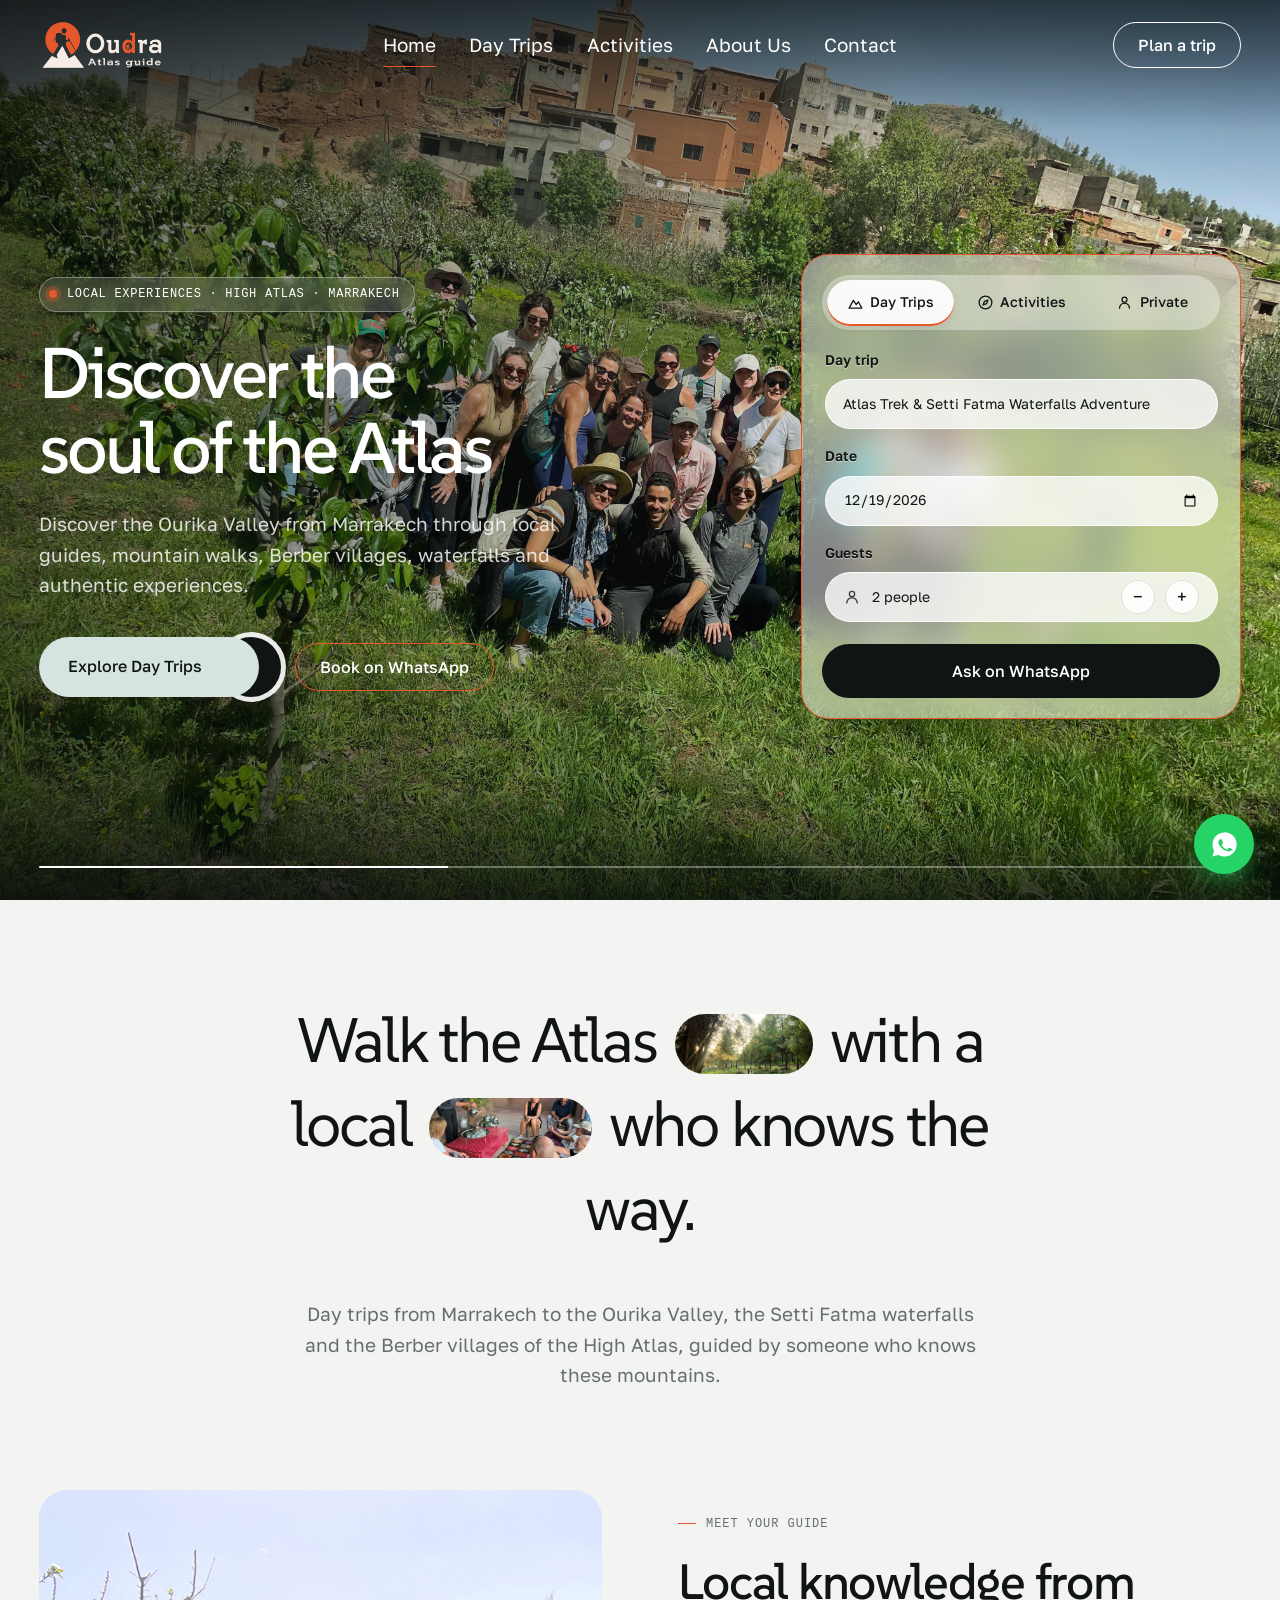
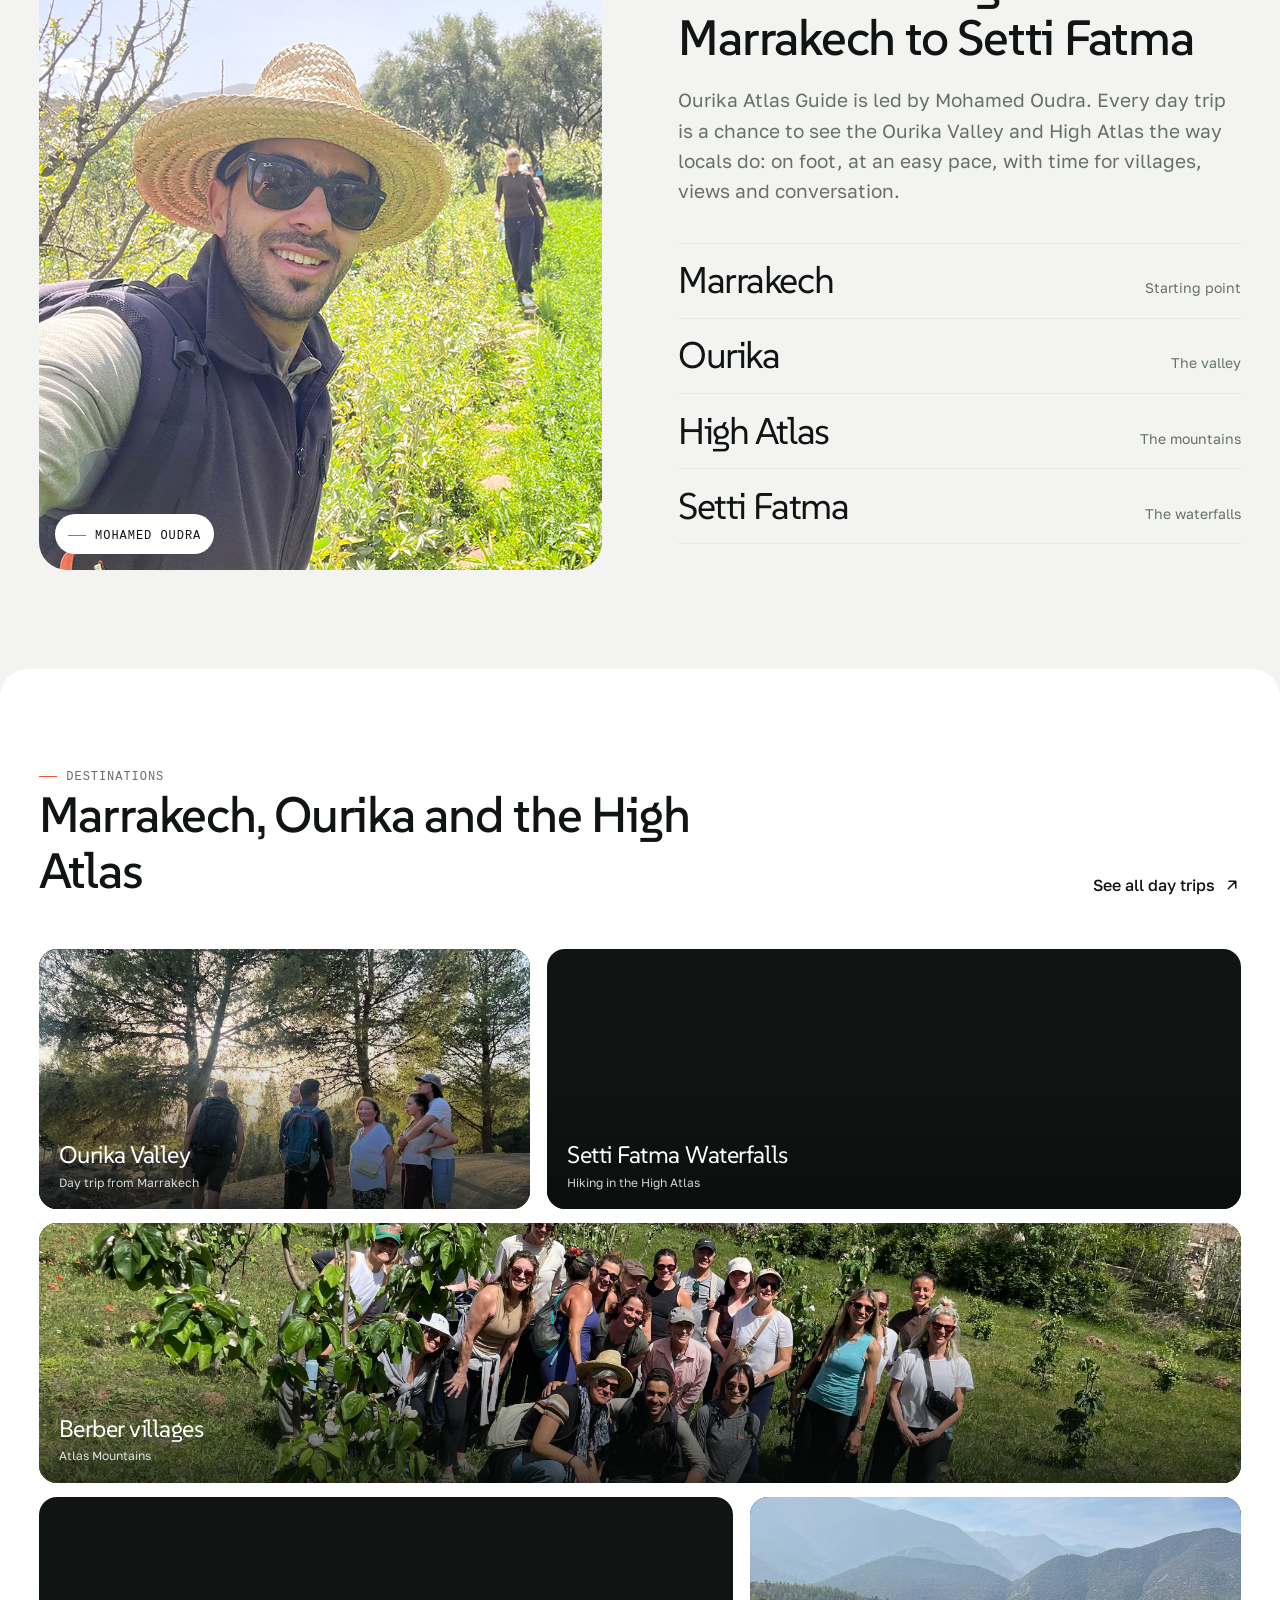
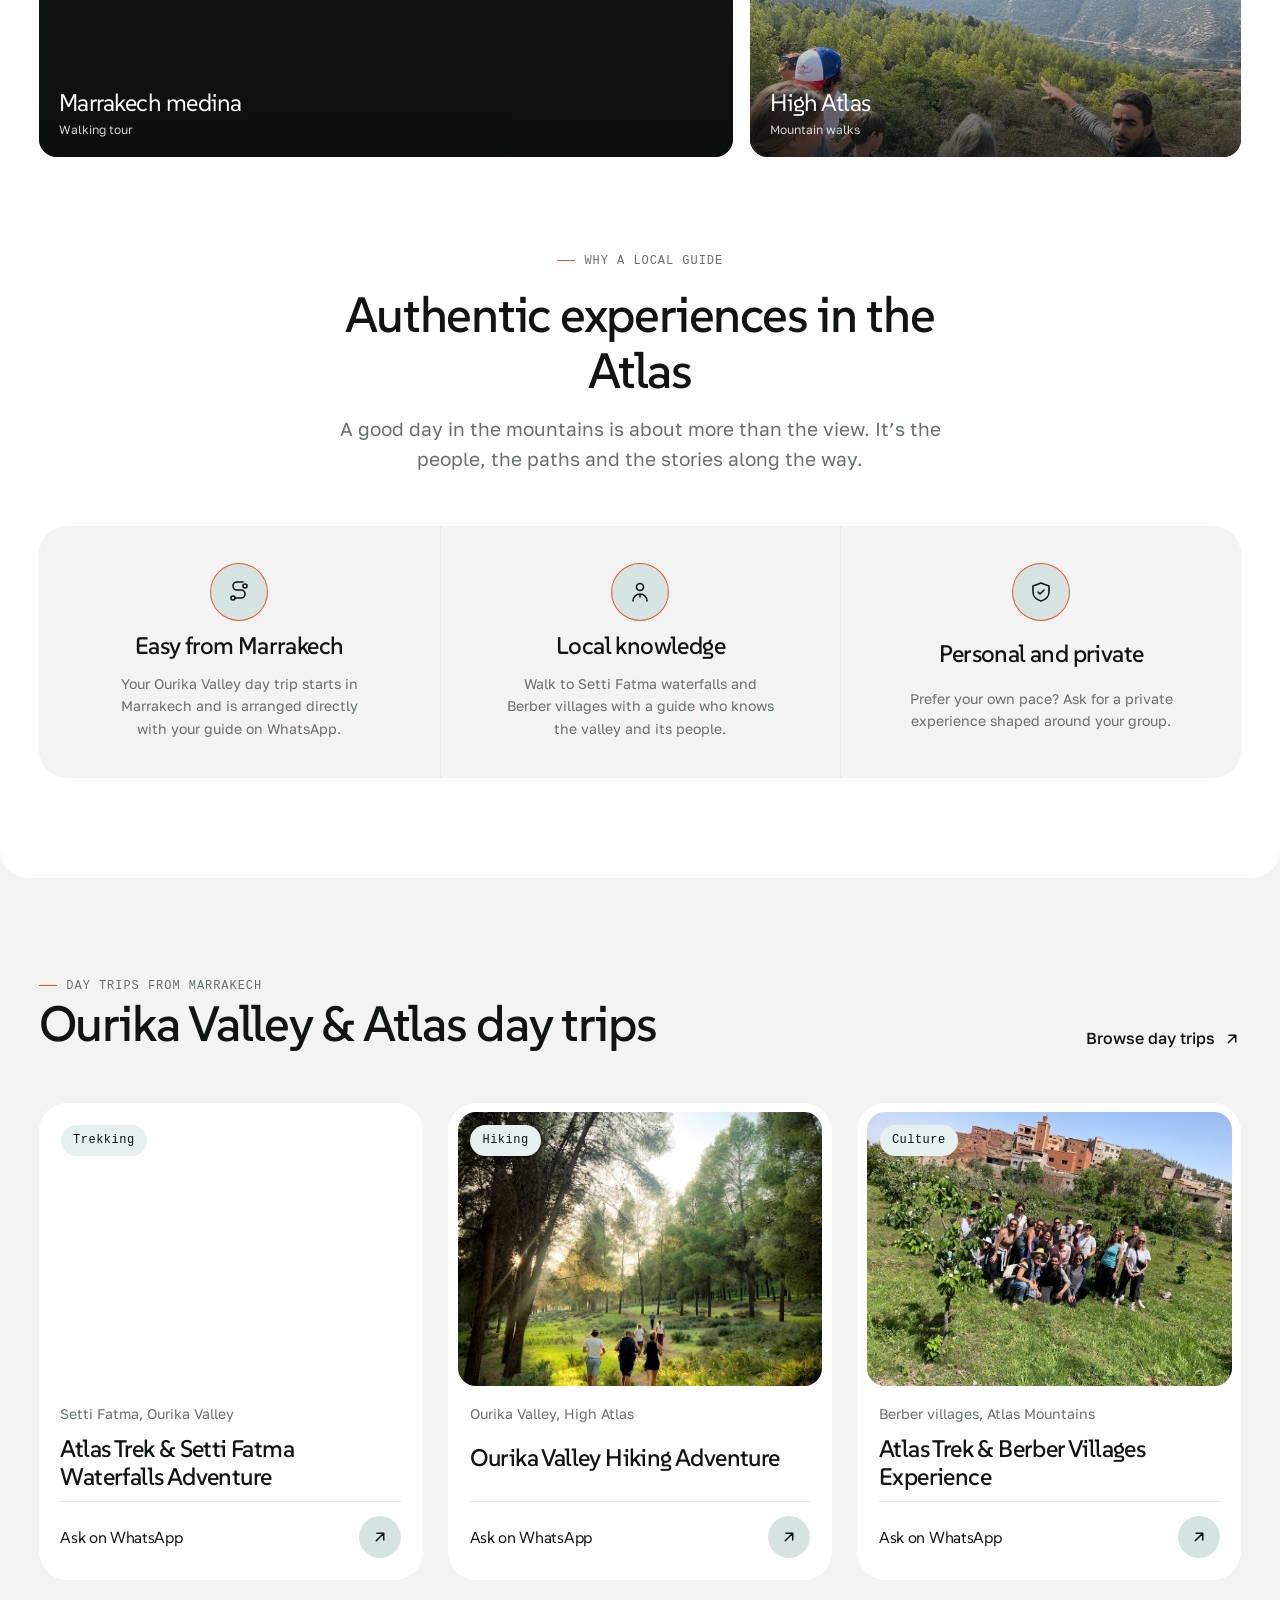
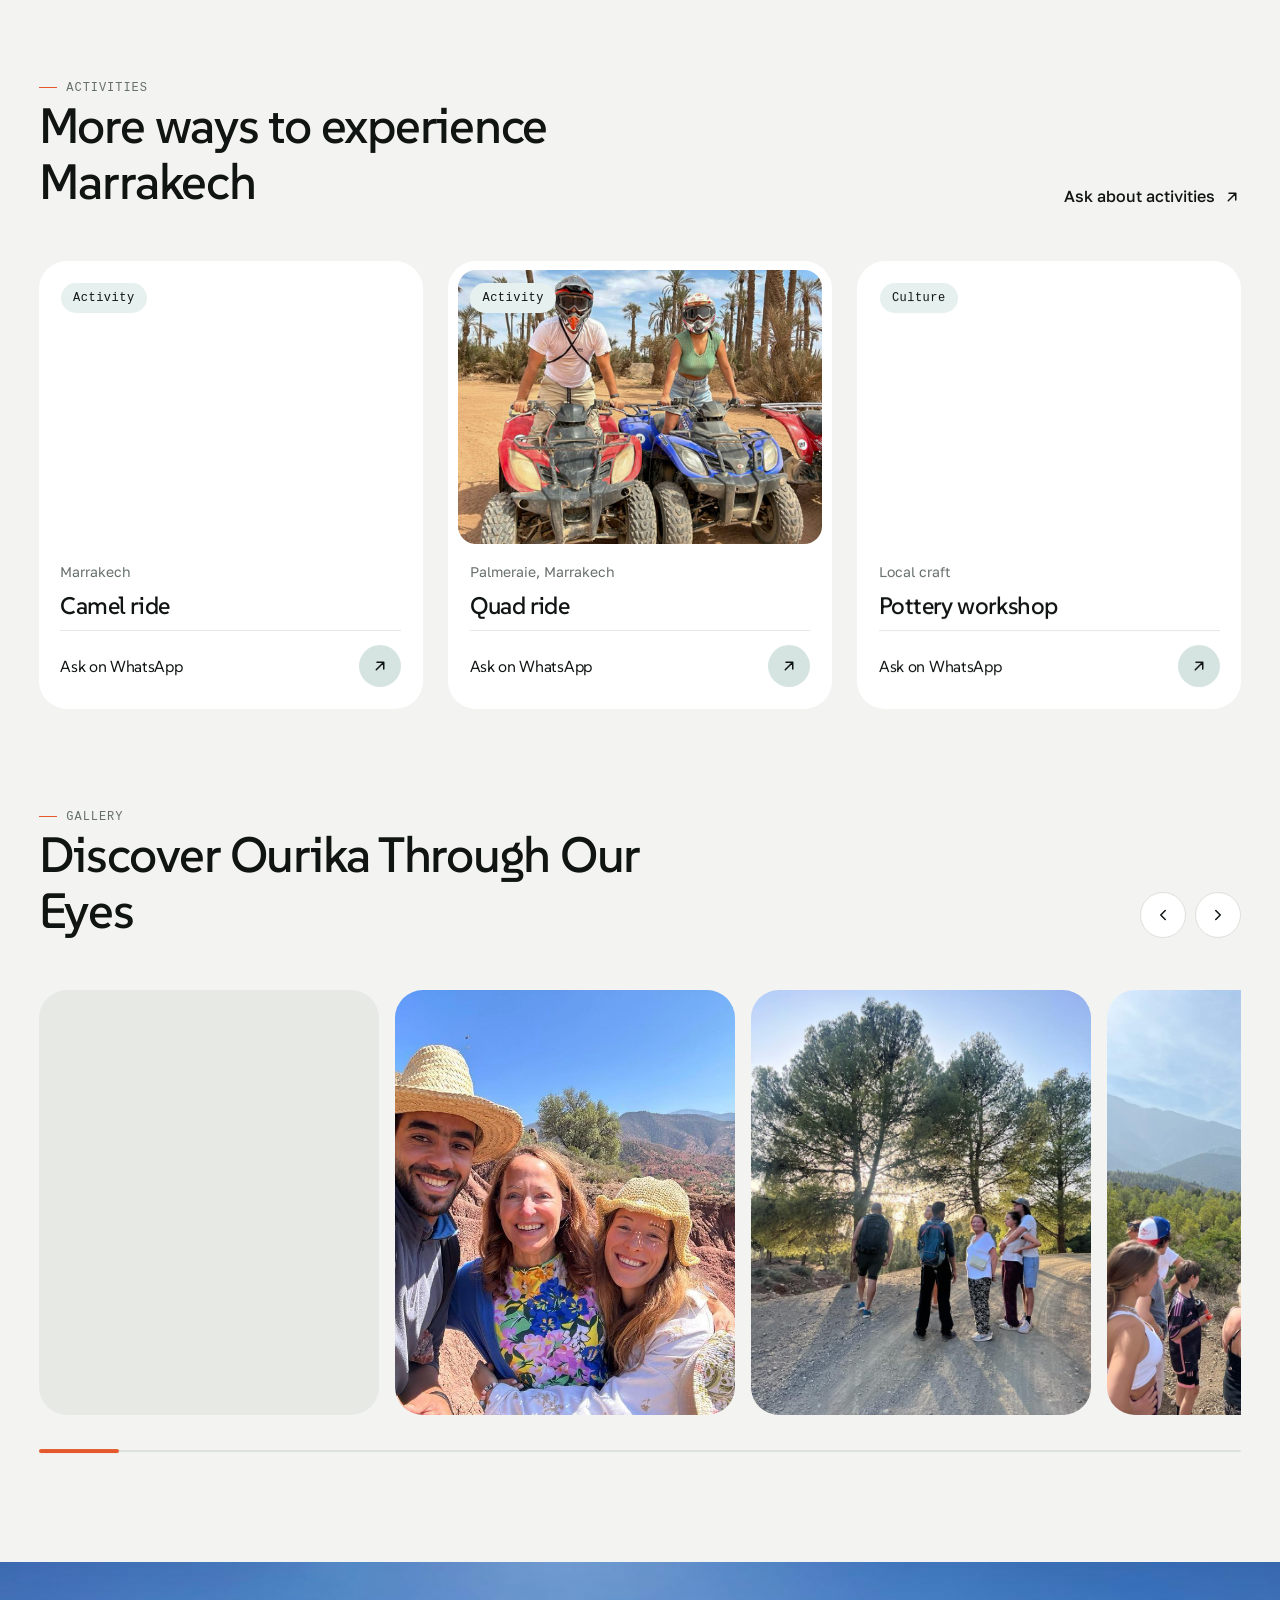
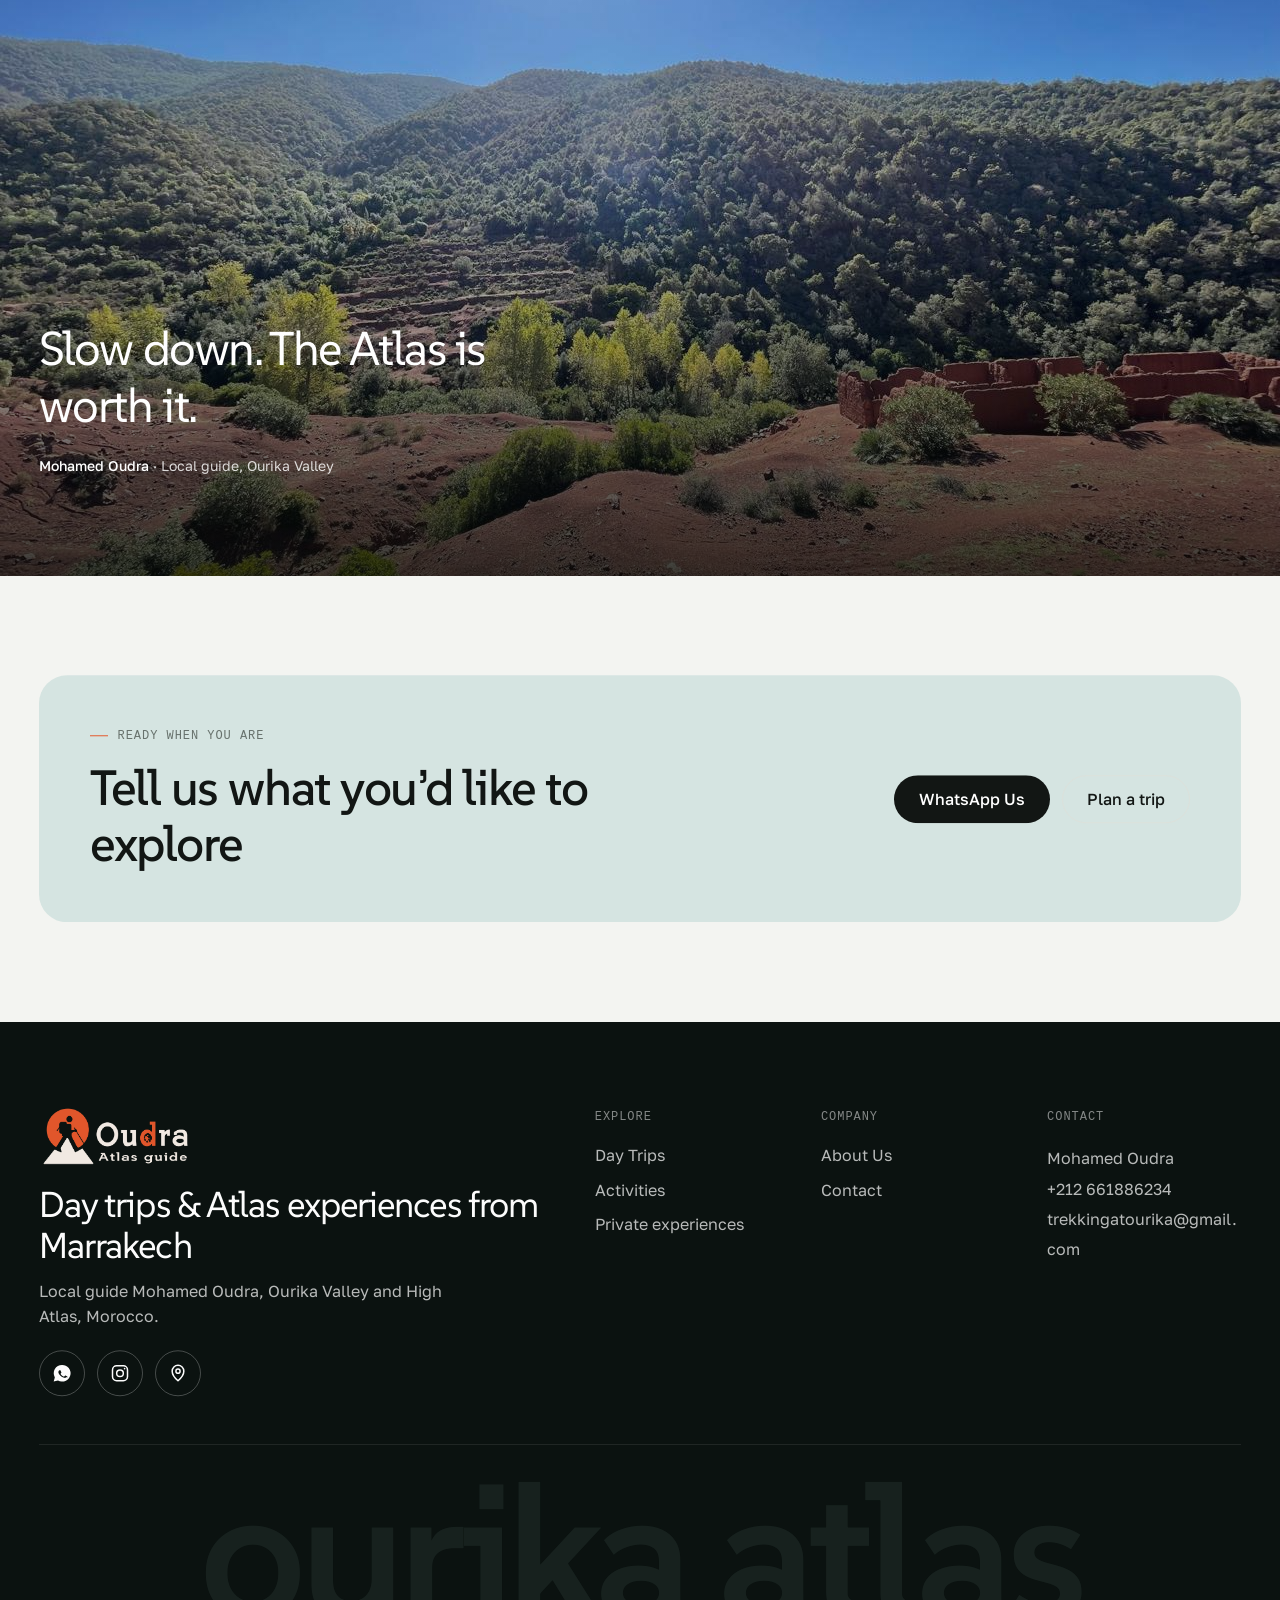
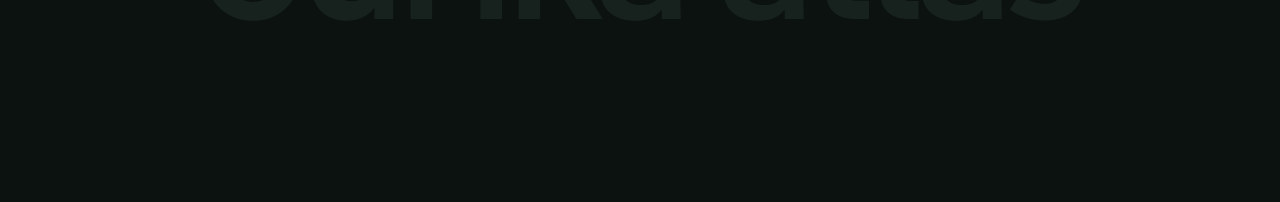
<file: index.html>
<!DOCTYPE html>
<html lang="en">
<head>
<meta charset="utf-8" />
<meta name="viewport" content="width=device-width, initial-scale=1, viewport-fit=cover" />
<title>Ourika Atlas Guide | Day Trips &amp; Atlas Experiences</title>
<meta name="description" content="Discover the Ourika Valley and High Atlas from Marrakech with local guides. Explore Berber villages, mountain trails, Setti Fatma waterfalls, cultural experiences and authentic day trips." />
<meta name="theme-color" content="#101412" />
<meta property="og:type" content="website" />
<meta property="og:site_name" content="Ourika Atlas Guide" />
<meta property="og:title" content="Ourika Atlas Guide | Day Trips &amp; Atlas Experiences" />
<meta property="og:description" content="Day trips from Marrakech to the Ourika Valley, Setti Fatma waterfalls and Berber villages with a local guide." />
<meta property="og:image" content="img/background-2.png" />
<link rel="icon" type="image/png" href="img/Logo/favicon.png" />
<link rel="preconnect" href="https://fonts.googleapis.com" />
<link rel="preconnect" href="https://fonts.gstatic.com" crossorigin />
<link href="https://fonts.googleapis.com/css2?family=SUSE:wght@400;500;600&family=Golos+Text:wght@400;500;600&family=Ubuntu+Sans+Mono:wght@400;500&display=swap" rel="stylesheet" />
<script type="application/ld+json">
{"@context":"https://schema.org","@type":"TravelAgency","name":"Ourika Atlas Guide","description":"Local guide offering day trips and experiences in the Ourika Valley and High Atlas from Marrakech, Morocco.","telephone":"+212661886234","email":"trekkingatourika@gmail.com","image":"img/background-2.png","sameAs":["https://www.instagram.com/trekking_at_ourika/"]}
</script>

<style>
/* ===== Tokens + reset ===== */
:root{--fog:#F3F4F1;--paper:#fff;--fog-deep:#E6E9E4;--line:#DCE1DB;--pine:#101412;--pine-soft:#3A423E;--pine-mute:#66706B;--pine-night:#0B1210;--glacier:#D5E4E1;--glacier-hi:#E6F0EE;--glacier-deep:#B9D0CB;--snow:#fff;--snow-soft:rgba(255,255,255,.82);--snow-line:rgba(255,255,255,.34);--accent:#E4582C;
--font-display:"SUSE","Golos Text",system-ui,sans-serif;--font-body:"Golos Text",system-ui,-apple-system,"Segoe UI",sans-serif;--font-mono:"Ubuntu Sans Mono",ui-monospace,Menlo,monospace;
--text-xs:.75rem;--text-sm:.875rem;--text-base:1rem;--text-md:clamp(1.0625rem,1rem + .25vw,1.1875rem);--text-lg:clamp(1.25rem,1.1rem + .6vw,1.5rem);--text-xl:clamp(1.6rem,1.3rem + 1.2vw,2.25rem);--text-2xl:clamp(2rem,1.5rem + 2vw,3.25rem);--text-hero:clamp(2.6rem,1.6rem + 3.6vw,5rem);
--container:1320px;--gutter:clamp(1rem,.5rem + 2.4vw,3rem);--section:clamp(4rem,3rem + 4vw,7.5rem);--r-sm:10px;--r-md:18px;--r-lg:28px;--r-pill:999px;
--shadow-card:0 1px 2px rgba(16,20,18,.06),0 18px 48px -18px rgba(16,20,18,.28);--shadow-lift:0 30px 70px -30px rgba(16,20,18,.45);
--ease:cubic-bezier(.2,.7,.2,1);--dur-fast:160ms;--dur:320ms;--z-header:50;--z-menu:60}
*,*::before,*::after{box-sizing:border-box}
html{-webkit-text-size-adjust:100%;scroll-behavior:smooth;overflow-x:clip}
body{margin:0;overflow-x:clip;background:var(--fog);color:var(--pine-soft);font-family:var(--font-body);font-size:var(--text-base);line-height:1.6;-webkit-font-smoothing:antialiased;text-rendering:optimizeLegibility}
img,svg{display:block;max-width:100%}img{height:auto}
h1,h2,h3{margin:0;color:var(--pine);font-family:var(--font-display);font-weight:500;line-height:1.12;letter-spacing:-.025em}
p{margin:0}a{color:inherit;text-decoration:none}button,input,select{font:inherit;color:inherit}button{cursor:pointer}ul{margin:0;padding:0;list-style:none}
:focus-visible{outline:2px solid var(--pine);outline-offset:3px;border-radius:6px}.on-photo :focus-visible{outline-color:var(--snow)}
@media (prefers-reduced-motion:reduce){html{scroll-behavior:auto}*,*::before,*::after{animation-duration:.01ms!important;transition-duration:.01ms!important}}
.container{width:100%;max-width:var(--container);margin-inline:auto;padding-inline:var(--gutter)}
.section{padding-block:var(--section)}.section--flush-top{padding-top:0}
.sr-only{position:absolute;width:1px;height:1px;padding:0;margin:-1px;overflow:hidden;clip:rect(0 0 0 0);white-space:nowrap;border:0}
.skip{position:absolute;left:1rem;top:-4rem;z-index:100;background:var(--pine);color:var(--snow);padding:.7rem 1.1rem;border-radius:var(--r-pill);transition:top var(--dur-fast) var(--ease)}.skip:focus{top:1rem}
.label{font-family:var(--font-mono);font-size:var(--text-xs);font-weight:500;letter-spacing:.08em;text-transform:uppercase;color:var(--pine-mute)}
.label::before{content:"";display:inline-block;width:18px;height:1px;margin-right:.6rem;vertical-align:middle;background:var(--accent)}
.footer__h::before{display:none}

/* ===== Buttons ===== */
.btn{display:inline-flex;align-items:center;justify-content:center;gap:.6rem;min-height:48px;padding:.8rem 1.5rem;border:1px solid transparent;border-radius:var(--r-pill);font-weight:500;line-height:1;transition:background var(--dur-fast) var(--ease),color var(--dur-fast) var(--ease),border-color var(--dur-fast) var(--ease),transform var(--dur-fast) var(--ease)}
.btn:active{transform:translateY(1px)}
.btn--dark{background:var(--pine);color:var(--snow)}.btn--dark:hover{background:var(--accent)}
.btn--ghost{border-color:var(--line);color:var(--pine);background:transparent}.btn--ghost:hover{border-color:var(--accent);color:var(--accent)}
.btn--outline-snow{border-color:var(--accent);color:var(--snow)}.btn--outline-snow:hover{background:var(--accent);color:var(--snow)}
.btn--block{width:100%}
.cta-orbit{display:inline-flex;align-items:center;border-radius:var(--r-pill);font-weight:500}
.cta-orbit__text{display:inline-flex;align-items:center;min-height:60px;padding:0 3.6rem 0 1.8rem;border-radius:var(--r-pill);background:var(--glacier);color:var(--pine);transition:background var(--dur-fast) var(--ease)}
.cta-orbit__dot{display:grid;place-items:center;width:60px;height:60px;margin-left:-2.4rem;border-radius:50%;background:var(--pine);color:var(--snow);box-shadow:0 0 0 5px var(--glacier-hi);transition:transform var(--dur) var(--ease),background var(--dur-fast)}
.cta-orbit__dot svg{width:22px;height:22px}
.cta-orbit:hover .cta-orbit__text{background:var(--glacier-deep)}.cta-orbit:hover .cta-orbit__dot{transform:rotate(45deg);background:var(--accent)}

/* ===== Fields ===== */
.field{display:grid;gap:.5rem}.field__label{font-size:var(--text-sm);color:var(--pine);font-weight:500}
.input{display:flex;align-items:center;gap:.65rem;width:100%;min-height:50px;padding:0 1.1rem;background:var(--paper);border:1px solid var(--line);border-radius:var(--r-pill);color:var(--pine);font-size:var(--text-sm);transition:border-color var(--dur-fast) var(--ease),box-shadow var(--dur-fast) var(--ease)}
.input svg{width:18px;height:18px;flex:none;color:var(--pine-mute)}
.input input,.input select{flex:1;min-width:0;height:48px;border:0;background:transparent;outline:none;appearance:none;-webkit-appearance:none}
.input:focus-within{border-color:var(--accent);box-shadow:0 0 0 3px rgba(228,88,44,.15)}

/* ===== Header ===== */
.header{position:fixed;inset:0 0 auto;z-index:var(--z-header);padding-block:1.4rem;color:var(--snow);transition:background var(--dur) var(--ease),padding var(--dur) var(--ease),box-shadow var(--dur) var(--ease),color var(--dur) var(--ease)}
.header::before{content:"";position:absolute;inset:0 0 -40px;z-index:-1;pointer-events:none;background:linear-gradient(to bottom,rgba(6,10,8,.55),rgba(6,10,8,0));transition:opacity var(--dur) var(--ease)}
.header.is-scrolled::before{opacity:0}
.header.is-scrolled{background:rgba(243,244,241,.92);-webkit-backdrop-filter:blur(14px);backdrop-filter:blur(14px);color:var(--pine);box-shadow:0 1px 0 var(--fog-deep);padding-block:.8rem}
.menu-open .header,.menu-open .header.is-scrolled{-webkit-backdrop-filter:none;backdrop-filter:none}
.header__inner{position:relative;display:flex;align-items:center;gap:2rem}
.brand{display:inline-flex;align-items:center;margin-right:auto}
.brand__logo{height:46px;width:auto;max-width:52vw;object-fit:contain}.brand__logo--dark{display:none}
.header.is-scrolled .brand__logo--light,.menu-open .brand__logo--light{display:none}
.header.is-scrolled .brand__logo--dark,.menu-open .brand__logo--dark{display:block}
.nav{display:flex;align-items:center;gap:clamp(1.25rem,2.6vw,2.75rem)}
.nav a:not(.btn){position:relative;padding-block:.4rem;font-size:var(--text-md)}
.nav a:not(.btn)::after{content:"";position:absolute;left:0;right:0;bottom:0;height:1px;background:var(--accent);transform:scaleX(0);transform-origin:left;transition:transform var(--dur) var(--ease)}
.nav a:not(.btn):hover::after,.nav a[aria-current="page"]::after{transform:scaleX(1)}
.nav .header__signin{min-height:46px;padding-inline:1.5rem;border:1px solid currentColor;color:inherit;background:transparent}
.nav .header__signin:hover{background:var(--accent);border-color:var(--accent);color:var(--snow)}
.header__tools{display:flex;align-items:center;margin-left:auto}
.nav__links{display:contents}
@media (min-width:961px){.nav__links{display:flex;align-items:center;gap:clamp(1.25rem,2.6vw,2.75rem)}.header__tools{display:none}}
/* Desktop: logo left, links centred, "Plan a trip" at the right edge (same as the original template) */
@media (min-width:961px){
.header__inner{display:grid;grid-template-columns:1fr auto 1fr;gap:2rem}
.brand{grid-column:1;justify-self:start;margin-right:0}
.nav{display:contents}
.nav__links{grid-column:2}
.nav .header__signin{grid-column:3;justify-self:end}}
.burger{display:none;position:relative;z-index:calc(var(--z-menu) + 1);width:46px;height:46px;border-radius:50%;border:1px solid currentColor;background:transparent;color:inherit}
.burger span{position:absolute;left:13px;right:13px;height:1.5px;background:currentColor;transition:transform var(--dur) var(--ease),top var(--dur) var(--ease)}
.burger span:first-child{top:18px}.burger span:last-child{top:26px}
.menu-open .burger{color:var(--pine)}
.menu-open .burger span:first-child{top:22px;transform:rotate(45deg)}.menu-open .burger span:last-child{top:22px;transform:rotate(-45deg)}
@media (max-width:960px){
.burger{display:inline-block}.brand{margin-right:0}
.nav{position:fixed;inset:0;z-index:var(--z-menu);flex-direction:column;align-items:flex-start;justify-content:center;gap:.4rem;padding:6rem var(--gutter) 3rem;background:var(--fog);color:var(--pine);visibility:hidden;opacity:0;transform:translateY(-12px);transition:opacity var(--dur) var(--ease),transform var(--dur) var(--ease),visibility 0s var(--dur)}
.menu-open .nav{visibility:visible;opacity:1;transform:none;transition:opacity var(--dur) var(--ease),transform var(--dur) var(--ease),visibility 0s 0s}
.menu-open{overflow:hidden}.menu-open .brand{position:relative;z-index:calc(var(--z-menu) + 1)}
.nav a:not(.btn){font-family:var(--font-display);font-size:clamp(2rem,8vw,3rem);letter-spacing:-.03em;line-height:1.25}
.nav a:not(.btn)::after{display:none}
.nav .header__signin{margin-top:1.5rem;background:var(--pine);color:var(--snow);border-color:var(--pine)}}

/* ===== Shared components ===== */
.shead{display:grid;gap:1rem;margin-bottom:clamp(2.25rem,4vw,3.5rem)}
.shead--center{justify-items:center;text-align:center}
.shead--split{grid-template-columns:minmax(0,1fr) auto;align-items:end;gap:1.5rem 3rem}
.shead h2{font-size:var(--text-2xl);max-width:22ch}
.shead p:not(.label){max-width:52ch;color:var(--pine-mute);font-size:var(--text-md)}
@media (max-width:720px){.shead--split{grid-template-columns:minmax(0,1fr)}}
.link-arrow{display:inline-flex;align-items:center;gap:.5rem;font-weight:500;color:var(--pine);white-space:nowrap}
.link-arrow svg{width:18px;height:18px;transition:transform var(--dur) var(--ease)}.link-arrow:hover{color:var(--accent)}.link-arrow:hover svg{transform:translate(3px,-3px)}

.dtile{position:relative;display:block;overflow:hidden;min-height:260px;border-radius:var(--r-md);color:var(--snow);background:var(--pine);isolation:isolate}
.dtile img{position:absolute;inset:0;width:100%;height:100%;object-fit:cover;z-index:-2;transition:transform 900ms var(--ease)}
.dtile::after{content:"";position:absolute;inset:0;z-index:-1;background:linear-gradient(to top,rgba(8,12,10,.72) 0%,rgba(8,12,10,.1) 48%,rgba(8,12,10,0) 70%)}
.dtile:hover img{transform:scale(1.05)}
.dtile__meta{position:absolute;left:1.25rem;bottom:1.1rem;right:1.25rem;display:grid;gap:.15rem}
.dtile__name{font-family:var(--font-display);font-size:var(--text-lg);letter-spacing:-.02em;line-height:1.2}
.dtile__place{font-size:var(--text-xs);color:var(--snow-soft)}

.tgrid{display:grid;grid-template-columns:repeat(3,minmax(0,1fr));gap:clamp(1rem,2vw,1.75rem)}
@media (max-width:1024px){.tgrid{grid-template-columns:repeat(2,minmax(0,1fr))}}
@media (max-width:640px){.tgrid{grid-template-columns:minmax(0,1fr)}}
.tcard{position:relative;display:flex;flex-direction:column;background:var(--paper);border-radius:var(--r-lg);overflow:hidden;transition:transform var(--dur) var(--ease),box-shadow var(--dur) var(--ease)}
.tcard:hover{transform:translateY(-4px);box-shadow:var(--shadow-card)}
.tcard__media{position:relative;margin:.6rem .6rem 0;border-radius:var(--r-md);overflow:hidden;aspect-ratio:4/3}
.tcard__media img{width:100%;height:100%;object-fit:cover;transition:transform 900ms var(--ease)}.tcard:hover .tcard__media img{transform:scale(1.05)}
.tcard__kind{position:absolute;top:.8rem;left:.8rem;padding:.35rem .75rem;border-radius:var(--r-pill);background:var(--glacier-hi);color:var(--pine);font-family:var(--font-mono);font-size:var(--text-xs);letter-spacing:.04em}
.tcard__body{display:grid;gap:.55rem;padding:1.1rem 1.35rem 1.35rem;flex:1}
.tcard__place{font-size:var(--text-sm);color:var(--pine-mute)}
.tcard__name{font-size:var(--text-lg);line-height:1.2}.tcard__name a::after{content:"";position:absolute;inset:0}
.tcard__foot{display:flex;align-items:center;justify-content:space-between;margin-top:auto;padding-top:.9rem;border-top:1px solid var(--fog-deep)}
.tcard__price{font-family:var(--font-display);font-size:var(--text-base);color:var(--pine);letter-spacing:-.02em}
.tcard__go{display:grid;place-items:center;width:42px;height:42px;border-radius:50%;background:var(--glacier);color:var(--pine);transition:background var(--dur-fast),color var(--dur-fast),transform var(--dur) var(--ease)}
.tcard__go svg{width:18px;height:18px}.tcard:hover .tcard__go{background:var(--accent);color:var(--snow);transform:rotate(45deg)}

/* ===== Hero ===== */
.hero{position:relative;isolation:isolate;overflow:hidden;display:grid;grid-template-rows:minmax(0,1fr) auto;min-height:max(720px,100svh);padding-top:clamp(7rem,6rem + 4vw,9.5rem);color:var(--snow);background:var(--pine-night)}
.hero__img{position:absolute;inset:0;width:100%;height:100%;object-fit:cover;object-position:50% 40%;z-index:-2}
.hero::after{content:"";position:absolute;inset:0;z-index:-1;background:linear-gradient(90deg,rgba(6,10,8,.62) 0%,rgba(6,10,8,.28) 45%,rgba(6,10,8,.05) 70%),linear-gradient(to bottom,rgba(6,10,8,.45) 0%,rgba(6,10,8,0) 26%,rgba(6,10,8,0) 70%,rgba(6,10,8,.5) 100%)}
.hero__grid{display:grid;grid-template-columns:minmax(0,1.08fr) minmax(0,440px);align-items:center;gap:clamp(2rem,4vw,5rem);padding-bottom:2.5rem}
.hero__copy{display:grid;gap:1.5rem;justify-items:start}
.hero__eyebrow{display:inline-flex;align-items:center;gap:.6rem;padding:.45rem .9rem .45rem .6rem;border-radius:var(--r-pill);background:rgba(255,255,255,.12);-webkit-backdrop-filter:blur(10px);backdrop-filter:blur(10px);border:1px solid var(--snow-line);font-family:var(--font-mono);font-size:var(--text-xs);letter-spacing:.06em;text-transform:uppercase}
.hero__dot{width:8px;height:8px;flex:none;border-radius:50%;background:var(--accent);box-shadow:0 0 0 4px rgba(228,88,44,.3)}
.hero__title{color:var(--snow);font-size:var(--text-hero);line-height:1.04;letter-spacing:-.045em;max-width:11ch}
.hero__sub{max-width:44ch;font-size:var(--text-md);color:var(--snow-soft)}
.hero__actions{display:flex;flex-wrap:wrap;align-items:center;gap:.9rem;margin-top:.75rem}
.hero .cta-orbit__dot{box-shadow:0 0 0 5px rgba(255,255,255,.9)}
.booking{justify-self:end;width:100%;display:grid;gap:1.15rem;padding:1.25rem;border-radius:var(--r-lg);background:var(--paper);color:var(--pine);box-shadow:var(--shadow-lift)}
.booking__tabs{display:grid;grid-template-columns:repeat(3,minmax(0,1fr));gap:.25rem;padding:.3rem;border-radius:var(--r-pill);background:var(--fog)}
.booking__tabs button{display:inline-flex;align-items:center;justify-content:center;gap:.4rem;min-height:46px;padding:0 .3rem;border:0;border-radius:var(--r-pill);background:transparent;color:var(--pine-mute);font-size:var(--text-sm);transition:background var(--dur-fast),color var(--dur-fast),box-shadow var(--dur-fast)}
.booking__tabs button svg{width:17px;height:17px;flex:none}.booking__tabs button:hover{color:var(--pine)}
.booking__tabs button[aria-selected="true"]{background:var(--paper);color:var(--pine);box-shadow:inset 0 -2px 0 var(--accent),0 2px 8px rgba(16,20,18,.08)}
.booking__panel{display:grid;gap:1rem;padding-inline:.15rem}.booking__panel[hidden]{display:none}
.booking__submit{min-height:54px;margin-top:.25rem}
.stepper output{flex:1;font-size:var(--text-sm)}
.stepper button{display:grid;place-items:center;width:34px;height:34px;flex:none;border:1px solid var(--line);border-radius:50%;background:var(--fog);font-size:1.1rem;line-height:1}.stepper button:hover{border-color:var(--accent)}
/* Glass booking panel: 50% transparent + blur, text kept dark and crisp */
.booking{background:rgba(255,255,255,.5);-webkit-backdrop-filter:blur(18px) saturate(1.4);backdrop-filter:blur(18px) saturate(1.4);border:1px solid var(--accent);box-shadow:0 30px 70px -30px rgba(0,0,0,.55)}
@supports not ((backdrop-filter:blur(1px)) or (-webkit-backdrop-filter:blur(1px))){.booking{background:rgba(255,255,255,.9)}}
.booking__tabs{background:rgba(255,255,255,.35)}
.booking__tabs button{color:var(--pine);font-weight:500}
.booking__tabs button[aria-selected="true"]{background:rgba(255,255,255,.92)}
.booking .field__label{color:var(--pine);font-weight:600;text-shadow:0 1px 0 rgba(255,255,255,.5)}
.booking .input{background:rgba(255,255,255,.78);border-color:rgba(255,255,255,.9);color:var(--pine)}
.booking .input svg{color:var(--pine-soft)}
.booking .stepper button{background:rgba(255,255,255,.9)}
.hero__rail{padding-bottom:2rem}
.hero__rail span{display:block;height:2px;border-radius:2px;background:linear-gradient(90deg,var(--snow) 0 34%,var(--snow-line) 34% 100%)}
@media (max-width:1024px){.hero__grid{grid-template-columns:minmax(0,1fr)}.booking{justify-self:stretch;max-width:560px}.hero__title{max-width:13ch}.hero__img{object-position:60% 40%}}
@media (max-width:480px){.booking{padding:1rem}.hero__title{font-size:clamp(2.3rem,11vw,2.8rem)}.hero__actions{flex-direction:column;align-items:stretch}.hero__actions .btn{width:100%}.cta-orbit__text{min-height:54px}.cta-orbit__dot{width:54px;height:54px}.booking__tabs button svg{display:none}}

/* ===== Statement / split / bento / promises / band / closer ===== */
.statement{text-align:center}
.statement__line{max-width:20ch;margin-inline:auto;font-size:clamp(2rem,1.2rem + 3.4vw,4.25rem);line-height:1.34;letter-spacing:-.035em;font-weight:400}
.pill-img{display:inline-block;vertical-align:middle;width:2.2em;height:.95em;margin:-.1em .08em 0;border-radius:var(--r-pill);overflow:hidden;background:var(--glacier)}
.pill-img--wide{width:2.6em}.pill-img img{width:100%;height:100%;object-fit:cover}
.statement__sub{max-width:58ch;margin:clamp(2rem,4vw,3rem) auto 0;font-size:var(--text-md);color:var(--pine-mute)}
.split{display:grid;grid-template-columns:minmax(0,1fr) minmax(0,1fr);align-items:center;gap:clamp(2rem,6vw,6rem)}
.split__media{position:relative;margin:0;border-radius:var(--r-lg);overflow:hidden;aspect-ratio:4/5;max-height:680px;width:100%}
.split__media img{width:100%;height:100%;object-fit:cover}
.split__cap{position:absolute;left:1rem;bottom:1rem;padding:.45rem .8rem;border-radius:var(--r-pill);background:var(--paper)}.split__cap .label{color:var(--pine)}
.split__copy{display:grid;gap:1.25rem;align-content:center}
.split__copy h2{font-size:var(--text-2xl);max-width:18ch}
.split__copy>p:not(.label){max-width:48ch;color:var(--pine-mute);font-size:var(--text-md)}
.ledger{margin:1rem 0 0}
.ledger div{display:flex;align-items:baseline;justify-content:space-between;gap:1rem;padding-block:1.1rem;border-top:1px solid var(--fog-deep)}
.ledger div:last-child{border-bottom:1px solid var(--fog-deep)}
.ledger dt{order:2;max-width:12ch;text-align:right;font-size:var(--text-sm);color:var(--pine-mute);line-height:1.3}
.ledger dd{order:1;margin:0;font-family:var(--font-display);font-size:clamp(1.6rem,1.2rem + 1.4vw,2.4rem);line-height:1.05;letter-spacing:-.04em;color:var(--pine)}
@media (max-width:860px){.split{grid-template-columns:minmax(0,1fr)}.split__media{aspect-ratio:4/3}}
.destinations{background:var(--paper);border-radius:var(--r-lg) var(--r-lg) 0 0}
.bento{display:grid;gap:clamp(.75rem,1.4vw,1.1rem);grid-template-columns:repeat(12,minmax(0,1fr));grid-auto-rows:clamp(220px,20vw,290px)}
.bento>:nth-child(1){grid-column:span 5}.bento>:nth-child(2){grid-column:span 7}.bento>:nth-child(3){grid-column:span 12}.bento>:nth-child(4){grid-column:span 7}.bento>:nth-child(5){grid-column:span 5}
@media (max-width:760px){.bento{grid-template-columns:minmax(0,1fr);grid-auto-rows:240px}.bento>*{grid-column:auto!important}}
.promises{background:var(--paper);padding-top:0;border-radius:0 0 var(--r-lg) var(--r-lg)}
.promise-row{display:grid;grid-template-columns:repeat(3,minmax(0,1fr));border-radius:var(--r-lg);background:var(--fog);overflow:hidden}
.promise{display:grid;justify-items:center;text-align:center;gap:.8rem;padding:clamp(2rem,3vw,3rem) clamp(1.25rem,2.5vw,2.5rem)}
.promise+.promise{border-left:1px solid var(--fog-deep)}
.promise__icon{display:grid;place-items:center;width:56px;height:56px;border-radius:50%;background:var(--glacier);color:var(--pine);box-shadow:0 0 0 1px var(--accent)}
.promise__icon svg{width:24px;height:24px}.promise h3{font-size:var(--text-lg)}.promise p{max-width:30ch;color:var(--pine-mute);font-size:var(--text-sm)}
@media (max-width:760px){.promise-row{grid-template-columns:minmax(0,1fr)}.promise+.promise{border-left:0;border-top:1px solid var(--fog-deep)}}
.quote-band{position:relative;isolation:isolate;overflow:hidden;display:grid;grid-template-rows:minmax(0,1fr);min-height:clamp(460px,48vw,640px);color:var(--snow);background:var(--pine-night)}
.quote-band__img{position:absolute;inset:0;width:100%;height:100%;object-fit:cover;z-index:-2}
.quote-band::after{content:"";position:absolute;inset:0;z-index:-1;background:linear-gradient(to top,rgba(6,10,8,.78),rgba(6,10,8,.15) 65%)}
.quote-band__inner{display:grid;align-items:end}.quote-band figure{margin:0;max-width:760px}
.quote-band blockquote{margin:0;max-width:18ch;font-family:var(--font-display);font-size:clamp(1.75rem,1.2rem + 2.2vw,3rem);line-height:1.2;letter-spacing:-.03em}
.quote-band figcaption{margin-top:1.25rem;color:var(--snow-soft);font-size:var(--text-sm)}.quote-band strong{color:var(--snow);font-weight:500}
.closer__card{display:flex;flex-wrap:wrap;align-items:center;justify-content:space-between;gap:2rem;background:var(--glacier);border-radius:var(--r-lg);padding:clamp(2.5rem,4vw,4rem) clamp(1.5rem,4vw,4rem);max-width:calc(var(--container) - 2 * var(--gutter));width:calc(100% - 2 * var(--gutter))}
.closer__card>div:first-child{display:grid;gap:.9rem}.closer__card h2{font-size:var(--text-2xl);max-width:18ch}
.closer__actions{display:flex;flex-wrap:wrap;gap:.75rem}
@media (max-width:480px){.closer__actions{width:100%}.closer__actions .btn{flex:1 1 100%}}

/* ===== Gallery ===== */
.gal__nav{display:flex;gap:.6rem}
.gal__btn{display:grid;place-items:center;width:46px;height:46px;border-radius:50%;border:1px solid var(--line);background:var(--paper);color:var(--pine);transition:background var(--dur-fast),color var(--dur-fast),border-color var(--dur-fast)}
.gal__btn:hover{background:var(--accent);border-color:var(--accent);color:var(--snow)}.gal__btn svg{width:18px;height:18px}
.gal__track{display:flex;gap:1rem;overflow-x:auto;scroll-snap-type:x mandatory;scrollbar-width:none;padding-bottom:.25rem}.gal__track::-webkit-scrollbar{display:none}
.gal__btn:disabled{opacity:.35;pointer-events:none}
.gal__track.is-dragging{scroll-snap-type:none}
.gal__range{-webkit-appearance:none;appearance:none;display:block;width:100%;height:24px;margin:1.25rem 0 0;padding:0;background:transparent;cursor:pointer}
.gal__range::-webkit-slider-runnable-track{height:2px;border-radius:2px;background:var(--line)}
.gal__range::-moz-range-track{height:2px;border-radius:2px;background:var(--line)}
.gal__range::-webkit-slider-thumb{-webkit-appearance:none;width:80px;height:4px;margin-top:-1px;border:0;border-radius:4px;background:var(--accent)}
.gal__range::-moz-range-thumb{width:80px;height:4px;border:0;border-radius:4px;background:var(--accent)}
.gal__item{flex:0 0 min(340px,78%);margin:0;aspect-ratio:4/5;border-radius:var(--r-lg);overflow:hidden;scroll-snap-align:start;background:var(--fog-deep)}
.gal__item img{width:100%;height:100%;object-fit:cover;transition:transform 900ms var(--ease)}.gal__item:hover img{transform:scale(1.04)}

/* ===== Footer ===== */
.footer{background:var(--pine-night);color:rgba(255,255,255,.72);padding-top:clamp(3.5rem,3rem + 3vw,6rem);overflow:hidden}
.footer a:hover{color:var(--snow)}
.footer__top{display:grid;grid-template-columns:minmax(0,1.1fr) minmax(0,1.4fr);gap:3rem;padding-bottom:3rem;border-bottom:1px solid rgba(255,255,255,.12)}
.footer__logo{height:56px;width:auto;margin-bottom:1.25rem}
.footer__title{font-family:var(--font-display);color:var(--snow);font-size:var(--text-xl);letter-spacing:-.025em;line-height:1.15}
.footer__sub{margin-top:.75rem;max-width:42ch}
.footer__social{display:flex;flex-wrap:wrap;gap:.75rem;margin-top:1.25rem}
.footer__social a{display:grid;place-items:center;width:46px;height:46px;border-radius:50%;border:1px solid rgba(255,255,255,.25);color:var(--snow);transition:background var(--dur-fast),border-color var(--dur-fast),transform var(--dur) var(--ease)}
.footer__social a:hover{background:var(--accent);border-color:var(--accent);color:var(--snow);transform:translateY(-2px)}
.footer__social svg{width:20px;height:20px}
.footer__cols{display:grid;grid-template-columns:repeat(3,minmax(0,1fr));gap:2rem}
.footer__h{color:rgba(255,255,255,.5);margin-bottom:1rem}
.footer__cols li+li{margin-top:.55rem}.footer address{font-style:normal;line-height:1.9;overflow-wrap:anywhere}
.footer__word{margin:.05em 0 0;padding-bottom:.12em;text-align:center;font-family:var(--font-display);font-weight:600;line-height:1.05;font-size:calc((min(100vw,var(--container)) - 2 * var(--gutter)) / 6.4);letter-spacing:-.04em;color:#18221F;user-select:none}
.footer__bottom{display:flex;flex-wrap:wrap;justify-content:space-between;gap:.75rem;padding-block:1.5rem 5rem;border-top:1px solid rgba(255,255,255,.12);font-size:var(--text-sm)}
@media (max-width:900px){.footer__top{grid-template-columns:minmax(0,1fr)}}
@media (max-width:520px){.footer__cols{grid-template-columns:repeat(2,minmax(0,1fr))}}

</style>

<!-- Motion layer: Lenis rules, Light Rays, Blur Text, Star Border -->
<link rel="stylesheet" href="assets/css/motion.css" />
<link rel="stylesheet" href="assets/css/whatsapp-button.css" />
</head>
<body>
<a class="skip" href="#main">Skip to content</a>

<header class="header">
  <div class="container header__inner">
    <a class="brand" href="index.html" aria-label="Ourika Atlas Guide — home">
      <img class="brand__logo brand__logo--light" src="img/Logo/logo-white.png" alt="Ourika Atlas Guide" width="160" height="46" />
      <img class="brand__logo brand__logo--dark" src="img/Logo/logo-black%20.png" alt="" width="160" height="46" />
    </a>
    <nav class="nav" id="site-nav" aria-label="Main">
      <div class="nav__links">
        <a href="#main" aria-current="page">Home</a>
        <a href="tours.html">Day Trips</a>
        <a href="#activities">Activities</a>
        <a href="about.html">About Us</a>
        <a href="contact.html">Contact</a>
      </div>
      <a class="btn header__signin" href="contact.html">Plan a trip</a>
    </nav>
    <div class="header__tools">
      <button class="burger" type="button" aria-expanded="false" aria-controls="site-nav" aria-label="Open menu"><span></span><span></span></button>
    </div>
  </div>
</header>

<main id="main">
<section class="hero on-photo" aria-labelledby="hero-title">
  <img class="hero__img" src="img/background-2.png" alt="Hikers walking through the green Ourika Valley in the High Atlas near Marrakech" width="2000" height="1333" fetchpriority="high" decoding="async" />
  <div class="container hero__grid">
    <div class="hero__copy">
      <p class="hero__eyebrow"><span class="hero__dot" aria-hidden="true"></span>Local experiences · High Atlas · Marrakech</p>
      <h1 id="hero-title" class="hero__title">Discover the soul of the Atlas</h1>
      <p class="hero__sub"> Discover the Ourika Valley from Marrakech through local guides, mountain walks, Berber villages, waterfalls and authentic experiences.</p>
      <div class="hero__actions">
        <a class="cta-orbit" href="tours.html">
          <span class="cta-orbit__text">Explore Day Trips</span>
          <span class="cta-orbit__dot" aria-hidden="true"><svg viewBox="0 0 24 24" fill="none" stroke="currentColor" stroke-width="2" stroke-linecap="round" stroke-linejoin="round"><path d="M7 17 17 7M8 7h9v9"/></svg></span>
        </a>
        <a class="btn btn--outline-snow" href="https://wa.me/212661886234" target="_blank" rel="noopener">Book on WhatsApp</a>
      </div>
    </div>

    <form class="booking" data-booking aria-label="Find an experience">
      <div class="booking__tabs" role="tablist" aria-label="Experience type">
        <button type="button" role="tab" id="tab-tour" aria-selected="true" aria-controls="panel-tour"><svg viewBox="0 0 24 24" fill="none" stroke="currentColor" stroke-width="1.8" stroke-linecap="round" stroke-linejoin="round" aria-hidden="true"><path d="m3 20 6-11 4 6 3-4 5 9Z"/></svg>Day Trips</button>
        <button type="button" role="tab" id="tab-act" aria-selected="false" aria-controls="panel-act" tabindex="-1"><svg viewBox="0 0 24 24" fill="none" stroke="currentColor" stroke-width="1.8" stroke-linecap="round" stroke-linejoin="round" aria-hidden="true"><circle cx="12" cy="12" r="9"/><path d="m15.5 8.5-2 5-5 2 2-5Z"/></svg>Activities</button>
        <button type="button" role="tab" id="tab-priv" aria-selected="false" aria-controls="panel-priv" tabindex="-1"><svg viewBox="0 0 24 24" fill="none" stroke="currentColor" stroke-width="1.8" stroke-linecap="round" stroke-linejoin="round" aria-hidden="true"><circle cx="12" cy="8" r="3.5"/><path d="M5 20a7 7 0 0 1 14 0"/></svg>Private</button>
      </div>

      <div class="booking__panel" id="panel-tour" role="tabpanel" aria-labelledby="tab-tour">
        <div class="field"><label class="field__label" for="tour-dest">Day trip</label>
          <span class="input"><select id="tour-dest"><option>Atlas Trek &amp; Setti Fatma Waterfalls Adventure</option><option>Ourika Valley Hiking Adventure</option><option>Atlas Trek &amp; Berber Villages Experience</option></select></span></div>
        <div class="field"><label class="field__label" for="tour-in">Date</label><span class="input"><input id="tour-in" type="date" /></span></div>
        <div class="field"><span class="field__label" id="g1">Guests</span>
          <div class="input stepper" data-stepper data-min="1" data-max="12" role="group" aria-labelledby="g1"><svg viewBox="0 0 24 24" fill="none" stroke="currentColor" stroke-width="1.8" stroke-linecap="round" aria-hidden="true"><circle cx="12" cy="8" r="3.5"/><path d="M5 20a7 7 0 0 1 14 0"/></svg><output aria-live="polite" data-count="2">2 people</output><button type="button" data-step="-1" aria-label="Fewer guests">&minus;</button><button type="button" data-step="1" aria-label="More guests">+</button></div></div>
      </div>

      <div class="booking__panel" id="panel-act" role="tabpanel" aria-labelledby="tab-act" hidden>
        <div class="field"><label class="field__label" for="act-type">Activity</label>
          <span class="input"><select id="act-type"><option>Camel ride</option><option>Quad ride in the Palmeraie</option><option>Pottery workshop</option><option>Marrakech medina walking tour</option></select></span></div>
        <div class="field"><label class="field__label" for="act-date">Date</label><span class="input"><input id="act-date" type="date" /></span></div>
        <div class="field"><span class="field__label" id="g2">Guests</span>
          <div class="input stepper" data-stepper data-min="1" data-max="12" role="group" aria-labelledby="g2"><svg viewBox="0 0 24 24" fill="none" stroke="currentColor" stroke-width="1.8" stroke-linecap="round" aria-hidden="true"><circle cx="12" cy="8" r="3.5"/><path d="M5 20a7 7 0 0 1 14 0"/></svg><output aria-live="polite" data-count="2">2 people</output><button type="button" data-step="-1" aria-label="Fewer guests">&minus;</button><button type="button" data-step="1" aria-label="More guests">+</button></div></div>
      </div>

      <div class="booking__panel" id="panel-priv" role="tabpanel" aria-labelledby="tab-priv" hidden>
        <div class="field"><label class="field__label" for="pv-type">Private experience</label>
          <span class="input"><select id="pv-type"><option>Private guided walk in the Ourika Valley</option><option>Custom High Atlas day from Marrakech</option><option>Private Berber village visit</option></select></span></div>
        <div class="field"><label class="field__label" for="pv-date">Date</label><span class="input"><input id="pv-date" type="date" /></span></div>
        <div class="field"><span class="field__label" id="g3">Group size</span>
          <div class="input stepper" data-stepper data-min="1" data-max="12" role="group" aria-labelledby="g3"><svg viewBox="0 0 24 24" fill="none" stroke="currentColor" stroke-width="1.8" stroke-linecap="round" aria-hidden="true"><circle cx="12" cy="8" r="3.5"/><path d="M5 20a7 7 0 0 1 14 0"/></svg><output aria-live="polite" data-count="2">2 people</output><button type="button" data-step="-1" aria-label="Fewer guests">&minus;</button><button type="button" data-step="1" aria-label="More guests">+</button></div></div>
      </div>

      <button class="btn btn--dark btn--block booking__submit" type="submit">Ask on WhatsApp</button>
    </form>
  </div>
  <div class="container hero__rail" aria-hidden="true"><span></span></div>
</section>

<section class="section statement" aria-labelledby="statement-title">
  <div class="container">
    <h2 id="statement-title" class="statement__line">
      Walk the Atlas
      <span class="pill-img"><img src="img/day-trips/Ourika%20Valley%20Hiking%20Adventure.png" alt="" width="600" height="400" loading="lazy" decoding="async" /></span>
      with a local
      <span class="pill-img pill-img--wide"><img src="img/Gallery/8.jpg" alt="" width="600" height="400" loading="lazy" decoding="async" /></span>
      who knows the way.
    </h2>
    <p class="statement__sub">Day trips from Marrakech to the Ourika Valley, the Setti Fatma waterfalls and the Berber villages of the High Atlas, guided by someone who knows these mountains.</p>
  </div>
</section>

<section class="section section--flush-top" aria-labelledby="guide-title">
  <div class="container split">
    <figure class="split__media">
      <img src="img/Meet%20your%20guide.png" alt="Mohamed Oudra, local guide in the Ourika Valley, wearing a straw hat" width="1100" height="1375" loading="lazy" decoding="async" />
      <figcaption class="split__cap"><span class="label">Mohamed Oudra</span></figcaption>
    </figure>
    <div class="split__copy">
      <p class="label">Meet your guide</p>
      <h2 id="guide-title">Local knowledge from Marrakech to Setti Fatma</h2>
      <p>Ourika Atlas Guide is led by Mohamed Oudra. Every day trip is a chance to see the Ourika Valley and High Atlas the way locals do: on foot, at an easy pace, with time for villages, views and conversation.</p>
      <dl class="ledger">
        <div><dt>Starting point</dt><dd>Marrakech</dd></div>
        <div><dt>The valley</dt><dd>Ourika</dd></div>
        <div><dt>The mountains</dt><dd>High Atlas</dd></div>
        <div><dt>The waterfalls</dt><dd>Setti Fatma</dd></div>
      </dl>
    </div>
  </div>
</section>

<section class="section destinations" aria-labelledby="dest-title">
  <div class="container">
    <div class="shead shead--split">
      <div><p class="label">Destinations</p><h2 id="dest-title">Marrakech, Ourika and the High Atlas</h2></div>
      <a class="link-arrow" href="tours.html">See all day trips <svg viewBox="0 0 24 24" fill="none" stroke="currentColor" stroke-width="2" stroke-linecap="round" stroke-linejoin="round" aria-hidden="true"><path d="M7 17 17 7M8 7h9v9"/></svg></a>
    </div>
    <div class="bento">
      <a class="dtile" href="tours.html"><img src="img/Gallery/5.jpg" alt="Ourika Valley day trip from Marrakech, green river valley in the Atlas" width="1100" height="733" loading="lazy" decoding="async" /><span class="dtile__meta"><span class="dtile__name">Ourika Valley</span><span class="dtile__place">Day trip from Marrakech</span></span></a>
      <a class="dtile" href="tours.html"><img src="img/Setti-Fatma- Waterfalls -Hike.png" alt="Setti Fatma waterfalls in the Ourika Valley near Marrakech" width="1100" height="733" loading="lazy" decoding="async" /><span class="dtile__meta"><span class="dtile__name">Setti Fatma Waterfalls</span><span class="dtile__place">Hiking in the High Atlas</span></span></a>
      <a class="dtile" href="tours.html"><img src="img/day-trips/Atlas%20Trek%20%26%20Berber%20Villages%20Experience.jpg" alt="Berber village on a hillside in the High Atlas Mountains" width="1100" height="733" loading="lazy" decoding="async" /><span class="dtile__meta"><span class="dtile__name">Berber villages</span><span class="dtile__place">Atlas Mountains</span></span></a>
      <a class="dtile" href="#activities"><img src="img/marrakech-medina-walking-tour.png" alt="Koutoubia minaret rising over the Marrakech medina at sunset" width="1100" height="733" loading="lazy" decoding="async" /><span class="dtile__meta"><span class="dtile__name">Marrakech medina</span><span class="dtile__place">Walking tour</span></span></a>
      <a class="dtile" href="tours.html"><img src="img/Gallery/10.jpg" alt="High Atlas landscape above the Ourika Valley" width="1100" height="733" loading="lazy" decoding="async" /><span class="dtile__meta"><span class="dtile__name">High Atlas</span><span class="dtile__place">Mountain walks</span></span></a>
    </div>
  </div>
</section>

<section class="section promises" aria-labelledby="prom-title">
  <div class="container">
    <div class="shead shead--center">
      <p class="label">Why a local guide</p>
      <h2 id="prom-title">Authentic experiences in the Atlas</h2>
      <p>A good day in the mountains is about more than the view. It&rsquo;s the people, the paths and the stories along the way.</p>
    </div>
    <ul class="promise-row">
      <li class="promise"><span class="promise__icon" aria-hidden="true"><svg viewBox="0 0 24 24" fill="none" stroke="currentColor" stroke-width="1.6" stroke-linecap="round" stroke-linejoin="round"><circle cx="6" cy="18" r="2"/><circle cx="18" cy="6" r="2"/><path d="M8 18h6a4 4 0 0 0 0-8h-4a4 4 0 0 1 0-8h6"/></svg></span><h3>Easy from Marrakech</h3><p>Your Ourika Valley day trip starts in Marrakech and is arranged directly with your guide on WhatsApp.</p></li>
      <li class="promise"><span class="promise__icon" aria-hidden="true"><svg viewBox="0 0 24 24" fill="none" stroke="currentColor" stroke-width="1.6" stroke-linecap="round" stroke-linejoin="round"><circle cx="12" cy="7" r="3.5"/><path d="M5 21a7 7 0 0 1 14 0M12 14v3"/></svg></span><h3>Local knowledge</h3><p>Walk to Setti Fatma waterfalls and Berber villages with a guide who knows the valley and its people.</p></li>
      <li class="promise"><span class="promise__icon" aria-hidden="true"><svg viewBox="0 0 24 24" fill="none" stroke="currentColor" stroke-width="1.6" stroke-linecap="round" stroke-linejoin="round"><path d="M12 3 4 6v6c0 4.5 3.4 8 8 9 4.6-1 8-4.5 8-9V6l-8-3Z"/><path d="m9 12 2 2 4-4"/></svg></span><h3>Personal and private</h3><p>Prefer your own pace? Ask for a private experience shaped around your group.</p></li>
    </ul>
  </div>
</section>

<section class="section" aria-labelledby="feat-title">
  <div class="container">
    <div class="shead shead--split">
      <div><p class="label">Day trips from Marrakech</p><h2 id="feat-title">Ourika Valley &amp; Atlas day trips</h2></div>
      <a class="link-arrow" href="tours.html">Browse day trips <svg viewBox="0 0 24 24" fill="none" stroke="currentColor" stroke-width="2" stroke-linecap="round" stroke-linejoin="round" aria-hidden="true"><path d="M7 17 17 7M8 7h9v9"/></svg></a>
    </div>
    <div class="tgrid">
      <article class="tcard"><div class="tcard__media"><img src="img/day-trips/Atlas%20Trek%20%26%20Setti%20Fatma%20Waterfalls%20Adventure.png" alt="Atlas trek to the Setti Fatma waterfalls in the Ourika Valley" width="800" height="600" loading="lazy" decoding="async" /><span class="tcard__kind">Trekking</span></div><div class="tcard__body"><p class="tcard__place">Setti Fatma, Ourika Valley</p><h3 class="tcard__name"><a href="tour.html">Atlas Trek &amp; Setti Fatma Waterfalls Adventure</a></h3><p class="tcard__foot"><span class="tcard__price">Ask on WhatsApp</span><span class="tcard__go" aria-hidden="true"><svg viewBox="0 0 24 24" fill="none" stroke="currentColor" stroke-width="2" stroke-linecap="round" stroke-linejoin="round"><path d="M7 17 17 7M8 7h9v9"/></svg></span></p></div></article>
      <article class="tcard"><div class="tcard__media"><img src="img/day-trips/Ourika%20Valley%20Hiking%20Adventure.png" alt="Hiking trail through the Ourika Valley near Marrakech" width="800" height="600" loading="lazy" decoding="async" /><span class="tcard__kind">Hiking</span></div><div class="tcard__body"><p class="tcard__place">Ourika Valley, High Atlas</p><h3 class="tcard__name"><a href="tour.html">Ourika Valley Hiking Adventure</a></h3><p class="tcard__foot"><span class="tcard__price">Ask on WhatsApp</span><span class="tcard__go" aria-hidden="true"><svg viewBox="0 0 24 24" fill="none" stroke="currentColor" stroke-width="2" stroke-linecap="round" stroke-linejoin="round"><path d="M7 17 17 7M8 7h9v9"/></svg></span></p></div></article>
      <article class="tcard"><div class="tcard__media"><img src="img/day-trips/Atlas%20Trek%20%26%20Berber%20Villages%20Experience.jpg" alt="Atlas trek through Berber villages near Marrakech" width="800" height="600" loading="lazy" decoding="async" /><span class="tcard__kind">Culture</span></div><div class="tcard__body"><p class="tcard__place">Berber villages, Atlas Mountains</p><h3 class="tcard__name"><a href="tour.html">Atlas Trek &amp; Berber Villages Experience</a></h3><p class="tcard__foot"><span class="tcard__price">Ask on WhatsApp</span><span class="tcard__go" aria-hidden="true"><svg viewBox="0 0 24 24" fill="none" stroke="currentColor" stroke-width="2" stroke-linecap="round" stroke-linejoin="round"><path d="M7 17 17 7M8 7h9v9"/></svg></span></p></div></article>
    </div>
  </div>
</section>

<section class="section section--flush-top" id="activities" aria-labelledby="act-title">
  <div class="container">
    <div class="shead shead--split">
      <div><p class="label">Activities</p><h2 id="act-title">More ways to experience Marrakech</h2></div>
      <a class="link-arrow" href="contact.html">Ask about activities <svg viewBox="0 0 24 24" fill="none" stroke="currentColor" stroke-width="2" stroke-linecap="round" stroke-linejoin="round" aria-hidden="true"><path d="M7 17 17 7M8 7h9v9"/></svg></a>
    </div>
    <div class="tgrid">
      <article class="tcard"><div class="tcard__media"><img src="img/Activities/camel3.png" alt="Camel ride near Marrakech" width="800" height="600" loading="lazy" decoding="async" /><span class="tcard__kind">Activity</span></div><div class="tcard__body"><p class="tcard__place">Marrakech</p><h3 class="tcard__name"><a href="contact.html">Camel ride</a></h3><p class="tcard__foot"><span class="tcard__price">Ask on WhatsApp</span><span class="tcard__go" aria-hidden="true"><svg viewBox="0 0 24 24" fill="none" stroke="currentColor" stroke-width="2" stroke-linecap="round" stroke-linejoin="round"><path d="M7 17 17 7M8 7h9v9"/></svg></span></p></div></article>
      <article class="tcard"><div class="tcard__media"><img src="img/Activities/Quad-Ride-Palmeraie-Marrakech.png" alt="Quad ride in the Palmeraie, Marrakech" width="800" height="600" loading="lazy" decoding="async" /><span class="tcard__kind">Activity</span></div><div class="tcard__body"><p class="tcard__place">Palmeraie, Marrakech</p><h3 class="tcard__name"><a href="contact.html">Quad ride</a></h3><p class="tcard__foot"><span class="tcard__price">Ask on WhatsApp</span><span class="tcard__go" aria-hidden="true"><svg viewBox="0 0 24 24" fill="none" stroke="currentColor" stroke-width="2" stroke-linecap="round" stroke-linejoin="round"><path d="M7 17 17 7M8 7h9v9"/></svg></span></p></div></article>
      <article class="tcard"><div class="tcard__media"><img src="img/Activities/portrey-shop.jpeg" alt="Pottery workshop experience in Morocco" width="800" height="600" loading="lazy" decoding="async" /><span class="tcard__kind">Culture</span></div><div class="tcard__body"><p class="tcard__place">Local craft</p><h3 class="tcard__name"><a href="contact.html">Pottery workshop</a></h3><p class="tcard__foot"><span class="tcard__price">Ask on WhatsApp</span><span class="tcard__go" aria-hidden="true"><svg viewBox="0 0 24 24" fill="none" stroke="currentColor" stroke-width="2" stroke-linecap="round" stroke-linejoin="round"><path d="M7 17 17 7M8 7h9v9"/></svg></span></p></div></article>
    </div>
  </div>
</section>

<section class="section section--flush-top" aria-labelledby="gal-title">
  <div class="container">
    <div class="shead shead--split">
      <div><p class="label">Gallery</p><h2 id="gal-title">Discover Ourika Through Our Eyes</h2></div>
      <div class="gal__nav">
        <button class="gal__btn" type="button" data-gal-step="-1" aria-label="Previous photos"><svg viewBox="0 0 24 24" fill="none" stroke="currentColor" stroke-width="2" stroke-linecap="round" stroke-linejoin="round"><path d="m15 6-6 6 6 6"/></svg></button>
        <button class="gal__btn" type="button" data-gal-step="1" aria-label="Next photos"><svg viewBox="0 0 24 24" fill="none" stroke="currentColor" stroke-width="2" stroke-linecap="round" stroke-linejoin="round"><path d="m9 6 6 6-6 6"/></svg></button>
      </div>
    </div>
    <div class="gal__track" data-gal tabindex="0" role="group" aria-label="Photo gallery">
      <figure class="gal__item"><img src="img/Gallery/6.jpg" alt="Red Atlas hills with a village in the Ourika Valley" loading="lazy" decoding="async" /></figure>
      <figure class="gal__item"><img src="img/Gallery/2.jpg" alt="Guests taking a selfie in the High Atlas Mountains" loading="lazy" decoding="async" /></figure>
      <figure class="gal__item"><img src="img/Gallery/5.jpg" alt="Hiking group on a trail in the Ourika Valley" loading="lazy" decoding="async" /></figure>
      <figure class="gal__item"><img src="img/Gallery/10.jpg" alt="Travellers with their guide in the Atlas Mountains" loading="lazy" decoding="async" /></figure>
      <figure class="gal__item"><img src="img/Gallery/1.jpg" alt="Guests sharing a Moroccan meal in the Ourika Valley" loading="lazy" decoding="async" /></figure>
      <figure class="gal__item"><img src="img/Gallery/4.jpg" alt="Moroccan mint tea being prepared by a local host" loading="lazy" decoding="async" /></figure>
      <figure class="gal__item"><img src="img/Gallery/7.jpg" alt="Riverside terrace restaurant in the Ourika Valley" loading="lazy" decoding="async" /></figure>
      <figure class="gal__item"><img src="img/Gallery/3.jpg" alt="Lunch table with local dishes in the Atlas" loading="lazy" decoding="async" /></figure>
      <figure class="gal__item"><img src="img/Gallery/8.jpg" alt="Guests enjoying a local meal during an Ourika day trip" loading="lazy" decoding="async" /></figure>
      <figure class="gal__item"><img src="img/Gallery/9.jpg" alt="Guide and guests on a mountain path near Marrakech" loading="lazy" decoding="async" /></figure>
    </div>
    <input class="gal__range" type="range" min="0" max="1000" value="0" step="1" aria-label="Gallery position" data-gal-range />
  </div>
</section>

<section class="section quote-band on-photo" aria-labelledby="quote-title">
  <img class="quote-band__img" src="img/Gallery/11.jpg" alt="Red hills of the High Atlas above the Ourika Valley" loading="lazy" decoding="async" />
  <div class="container quote-band__inner">
    <figure>
      <blockquote id="quote-title">Slow down. The Atlas is worth it.</blockquote>
      <figcaption><strong>Mohamed Oudra</strong> · Local guide, Ourika Valley</figcaption>
    </figure>
  </div>
</section>

<section class="section closer" aria-labelledby="closer-cta">
  <div class="container closer__card">
    <div><p class="label">Ready when you are</p><h2 id="closer-cta">Tell us what you&rsquo;d like to explore</h2></div>
    <div class="closer__actions">
      <a class="btn btn--dark" href="https://wa.me/212661886234" target="_blank" rel="noopener">WhatsApp Us</a>
      <a class="btn btn--ghost" href="contact.html">Plan a trip</a>
    </div>
  </div>
</section>
</main>

<footer class="footer">
  <div class="container">
    <div class="footer__top">
      <div class="footer__lead">
        <img class="footer__logo" src="img/Logo/logo-white.png" alt="Ourika Atlas Guide" width="160" height="56" loading="lazy" />
        <p class="footer__title">Day trips &amp; Atlas experiences from Marrakech</p>
        <p class="footer__sub">Local guide Mohamed Oudra, Ourika Valley and High Atlas, Morocco.</p>
        <p class="footer__social">
          <a href="https://wa.me/212661886234" target="_blank" rel="noopener" aria-label="Ourika Atlas Guide on WhatsApp"><svg viewBox="0 0 24 24" fill="currentColor" aria-hidden="true"><path d="M12 2a10 10 0 0 0-8.6 15L2 22l5.2-1.4A10 10 0 1 0 12 2Zm5.8 14.2c-.2.7-1.4 1.3-1.9 1.3-.5.1-1.1.1-3-.6-2.5-1-4.1-3.5-4.2-3.7-.1-.2-1-1.3-1-2.5s.6-1.8.9-2c.2-.3.5-.3.7-.3h.5c.2 0 .4 0 .6.5l.8 1.9c.1.2.1.4 0 .5l-.3.5-.4.4c-.1.2-.3.3-.1.6.2.3.7 1.2 1.5 1.9 1 .9 1.9 1.2 2.2 1.3.3.1.4.1.6-.1l.8-1c.2-.3.4-.2.6-.1l1.8.9c.3.1.5.2.5.3.1.2.1.8-.1 1.5Z"/></svg></a>
          <a href="https://www.instagram.com/trekking_at_ourika/" target="_blank" rel="noopener" aria-label="Ourika Atlas Guide on Instagram"><svg viewBox="0 0 24 24" fill="none" stroke="currentColor" stroke-width="1.8" stroke-linecap="round" stroke-linejoin="round" aria-hidden="true"><rect x="3" y="3" width="18" height="18" rx="5"/><circle cx="12" cy="12" r="4"/><circle cx="17.5" cy="6.5" r="1" fill="currentColor" stroke="none"/></svg></a>
          <a href="https://www.google.com/search?kgmid=/g/11npl4gm96&amp;hl=en-MA&amp;q=Ourika+Atlas+Guide" target="_blank" rel="noopener" aria-label="Ourika Atlas Guide on Google Maps"><svg viewBox="0 0 24 24" fill="none" stroke="currentColor" stroke-width="1.8" stroke-linecap="round" stroke-linejoin="round" aria-hidden="true"><path d="M12 21s-7-6.2-7-11.5a7 7 0 0 1 14 0C19 14.8 12 21 12 21Z"/><circle cx="12" cy="9.5" r="2.5"/></svg></a>
        </p>
      </div>
      <div class="footer__cols">
        <div><p class="label footer__h">Explore</p><ul><li><a href="tours.html">Day Trips</a></li><li><a href="#activities">Activities</a></li><li><a href="contact.html">Private experiences</a></li></ul></div>
        <div><p class="label footer__h">Company</p><ul><li><a href="about.html">About Us</a></li><li><a href="contact.html">Contact</a></li></ul></div>
        <div><p class="label footer__h">Contact</p><address>Mohamed Oudra<br /><a href="tel:+212661886234">+212 661886234</a><br /><a href="mailto:trekkingatourika@gmail.com">trekkingatourika@gmail.com</a></address></div>
      </div>
    </div>
    <p class="footer__word" aria-hidden="true">ourika atlas</p>
    <div class="footer__bottom">
      <p>&copy; <span data-year>2026</span> Ourika Atlas Guide. All rights reserved.</p>
      <p>Marrakech · Ourika Valley · High Atlas · Setti Fatma</p>
    </div>
  </div>
</footer>

<!-- Floating WhatsApp Button -->
<a href="https://wa.me/212661886234" target="_blank" rel="noopener" class="float-wa" aria-label="Need help? Contact Ourika Atlas Guide on WhatsApp">
  <span class="float-wa__text" aria-hidden="true">Need help?</span>
  <svg viewBox="0 0 24 24" fill="white" aria-hidden="true">
    <path d="M12.04 2.003c-5.53 0-10.02 4.49-10.02 10.02 0 1.77.46 3.5 1.34 5.02L2 22l5.11-1.34a10 10 0 0 0 4.93 1.3h.01c5.53 0 10.02-4.49 10.02-10.02 0-2.68-1.04-5.19-2.94-7.08a9.96 9.96 0 0 0-7.09-2.93Zm5.86 14.32c-.25.7-1.45 1.34-2 1.42-.53.08-1.11.11-3.24-.71-2.72-1.09-4.47-3.84-4.61-4.02-.14-.18-1.1-1.47-1.1-2.8 0-1.33.7-1.98.95-2.25.25-.27.55-.34.73-.34.18 0 .36 0 .52.01.17.01.39-.06.6.47.25.63.85 2.17.92 2.33.07.16.12.35.02.55-.1.2-.15.32-.3.5-.15.18-.31.4-.44.53-.15.15-.3.31-.13.6.17.3.76 1.28 1.65 2.07 1.13 1.01 2.08 1.33 2.37 1.48.29.15.46.13.63-.08.17-.2.72-.85.92-1.14.2-.29.4-.24.66-.15.27.1 1.71.82 2 .97.29.15.48.22.55.34.07.13.07.75-.18 1.44Z"/>
  </svg>
</a>

<script>
(() => {
  "use strict";
  const $ = (s, r = document) => r.querySelector(s);
  const $$ = (s, r = document) => [...r.querySelectorAll(s)];
  const WA = "https://wa.me/212661886234";

  /* Header: transparent over photo, solid once scrolled */
  const header = $(".header");
  const onScroll = () => header.classList.toggle("is-scrolled", window.scrollY > 40);
  onScroll(); window.addEventListener("scroll", onScroll, { passive: true });

  /* Mobile menu */
  const burger = $(".burger"), nav = $("#site-nav");
  const setOpen = (open) => {
    burger.setAttribute("aria-expanded", String(open));
    burger.setAttribute("aria-label", open ? "Close menu" : "Open menu");
    document.body.classList.toggle("menu-open", open);
  };
  burger.addEventListener("click", () => setOpen(burger.getAttribute("aria-expanded") !== "true"));
  document.addEventListener("keydown", (e) => { if (e.key === "Escape" && document.body.classList.contains("menu-open")) { setOpen(false); burger.focus(); } });
  $$("a", nav).forEach((a) => a.addEventListener("click", () => setOpen(false)));
  window.matchMedia("(min-width: 961px)").addEventListener("change", (e) => { if (e.matches) setOpen(false); });

  /* Experience finder: tabs, dates, guests, WhatsApp submit */
  $$("[data-booking]").forEach((form) => {
    const tabs = $$('[role="tab"]', form);
    const select = (tab, focus) => {
      tabs.forEach((t) => {
        const on = t === tab;
        t.setAttribute("aria-selected", String(on));
        t.tabIndex = on ? 0 : -1;
        $("#" + t.getAttribute("aria-controls")).hidden = !on;
      });
      if (focus) tab.focus();
    };
    tabs.forEach((tab, i) => {
      tab.addEventListener("click", () => select(tab, false));
      tab.addEventListener("keydown", (e) => {
        const step = e.key === "ArrowRight" ? 1 : e.key === "ArrowLeft" ? -1 : 0;
        if (!step) return;
        e.preventDefault();
        select(tabs[(i + step + tabs.length) % tabs.length], true);
      });
    });
    const iso = (d) => d.toISOString().slice(0, 10);
    const today = new Date(), start = new Date(today.getTime() + 14 * 864e5);
    $$('input[type="date"]', form).forEach((i) => { i.min = iso(today); if (!i.value) i.value = iso(start); });
    $$("[data-stepper]", form).forEach((st) => {
      const out = $("output", st), min = +st.dataset.min || 1, max = +st.dataset.max || 12;
      $$("button", st).forEach((b) => b.addEventListener("click", () => {
        const n = Math.min(max, Math.max(min, (+out.dataset.count || min) + +b.dataset.step));
        out.dataset.count = n;
        out.textContent = `${n} ${n === 1 ? "person" : "people"}`;
      }));
    });
    form.addEventListener("submit", (e) => {
      e.preventDefault();
      const tab = tabs.find((t) => t.getAttribute("aria-selected") === "true");
      const panel = $("#" + tab.getAttribute("aria-controls"));
      const parts = $$("select, input", panel).map((f) => f.value).filter(Boolean);
      const people = $("output", panel);
      if (people) parts.push(people.textContent.trim());
      const msg = `Hello Ourika Atlas Guide, I'd like to book: ${tab.textContent.trim()} — ${parts.join(" · ")}`;
      window.open(`${WA}?text=${encodeURIComponent(msg)}`, "_blank", "noopener");
    });
  });

  /* Gallery: infinite film-strip, slow auto-scroll (pauses on hover / touch / focus) */
  const track = $("[data-gal]"), range = $("[data-gal-range]");
  const prev = $('[data-gal-step="-1"]'), next = $('[data-gal-step="1"]');
  const galReduce = window.matchMedia("(prefers-reduced-motion: reduce)").matches;

  if (galReduce) {
    /* reduced motion: plain manual slider, no auto-scroll, no loop */
    const maxScroll = () => track.scrollWidth - track.clientWidth;
    const syncGal = () => {
      const m = maxScroll();
      range.value = m > 0 ? (track.scrollLeft / m) * 1000 : 0;
      prev.disabled = track.scrollLeft <= 2;
      next.disabled = track.scrollLeft >= m - 2;
    };
    track.addEventListener("scroll", syncGal, { passive: true });
    window.addEventListener("resize", syncGal);
    window.addEventListener("load", syncGal);
    $$("[data-gal-step]").forEach((b) => b.addEventListener("click", () => {
      track.scrollBy({ left: +b.dataset.galStep * track.clientWidth * 0.8, behavior: "auto" });
    }));
    range.addEventListener("input", () => { track.scrollLeft = (range.value / 1000) * maxScroll(); });
    syncGal();
  } else {
    const originals = [...track.children];
    for (let k = 0; k < 2; k++) {          // 3 identical sets = seamless loop in both directions
      originals.forEach((n) => {
        const c = n.cloneNode(true);
        c.setAttribute("aria-hidden", "true");
        const im = $("img", c); if (im) im.alt = "";
        track.appendChild(c);
      });
    }
    track.style.scrollSnapType = "none";   // snapping would fight the auto-scroll

    const SPEED = 28;                      // px per second — slow, film-banner pace
    let L = 0, pos = 0, last = 0, hold = 0, hover = false, visible = true, rangeDrag = false;
    const measure = () => { L = track.children[originals.length].offsetLeft - track.children[0].offsetLeft; };
    const place = () => { measure(); if (L) { track.scrollLeft = L + (+range.value / 1000) * L; pos = last = track.scrollLeft; } };
    const norm = () => {
      if (!L) return;
      const s = track.scrollLeft;
      if (s >= 2 * L) track.scrollLeft = s - L; else if (s < L) track.scrollLeft = s + L;
    };
    const syncRange = () => {
      if (rangeDrag || !L) return;
      range.value = Math.max(0, Math.min(1000, ((track.scrollLeft - L) / L) * 1000));
    };
    const pause = (ms) => { hold = performance.now() + ms; };

    track.addEventListener("scroll", () => { norm(); syncRange(); }, { passive: true });
    track.addEventListener("pointerenter", (e) => { if (e.pointerType === "mouse") hover = true; });
    track.addEventListener("pointerleave", () => { hover = false; });
    track.addEventListener("focusin", () => { hover = true; });
    track.addEventListener("focusout", () => { hover = false; });
    track.addEventListener("pointerdown", () => pause(2500), { passive: true });
    track.addEventListener("touchstart", () => pause(2500), { passive: true });
    track.addEventListener("wheel", () => pause(1500), { passive: true });
    $$("[data-gal-step]").forEach((b) => b.addEventListener("click", () => {
      pause(1500);
      track.scrollBy({ left: +b.dataset.galStep * track.clientWidth * 0.8, behavior: "smooth" });
    }));
    range.addEventListener("input", () => { pause(2500); track.scrollLeft = L + (range.value / 1000) * L; });
    ["pointerdown", "touchstart"].forEach((ev) => range.addEventListener(ev, () => { rangeDrag = true; }, { passive: true }));
    ["pointerup", "pointercancel", "touchend", "change"].forEach((ev) => range.addEventListener(ev, () => { rangeDrag = false; }));
    new IntersectionObserver(([e]) => { visible = e.isIntersecting; }).observe(track);

    let prevT = performance.now();
    const tick = (t) => {
      const dt = Math.min(64, t - prevT) / 1000; prevT = t;
      const sl = track.scrollLeft;
      if (Math.abs(sl - last) > 1.5) pos = sl;                 // moved by the user → follow it
      if (L && visible && !document.hidden && !hover && t > hold) {
        pos += SPEED * dt;
        if (pos >= 2 * L) pos -= L;
        track.scrollLeft = pos;
        last = track.scrollLeft;
      } else { pos = sl; last = sl; }
      requestAnimationFrame(tick);
    };
    place();
    window.addEventListener("load", place);
    window.addEventListener("resize", place);
    requestAnimationFrame(tick);
  }

  /* Scroll reveal now handled by GSAP + ScrollTrigger (js/motion.js) */

  $$("[data-year]").forEach((el) => { el.textContent = new Date().getFullYear(); });
})();
</script>

<!-- Motion layer: GSAP + ScrollTrigger, Lenis (synced to GSAP ticker), React Bits ports -->
<script src="assets/vendor/gsap.min.js"></script>
<script src="assets/vendor/ScrollTrigger.min.js"></script>
<script src="assets/vendor/lenis.min.js"></script>
<script src="assets/js/light-rays.js"></script>
<script src="assets/js/motion.js"></script>
</body>
</html>
</file>
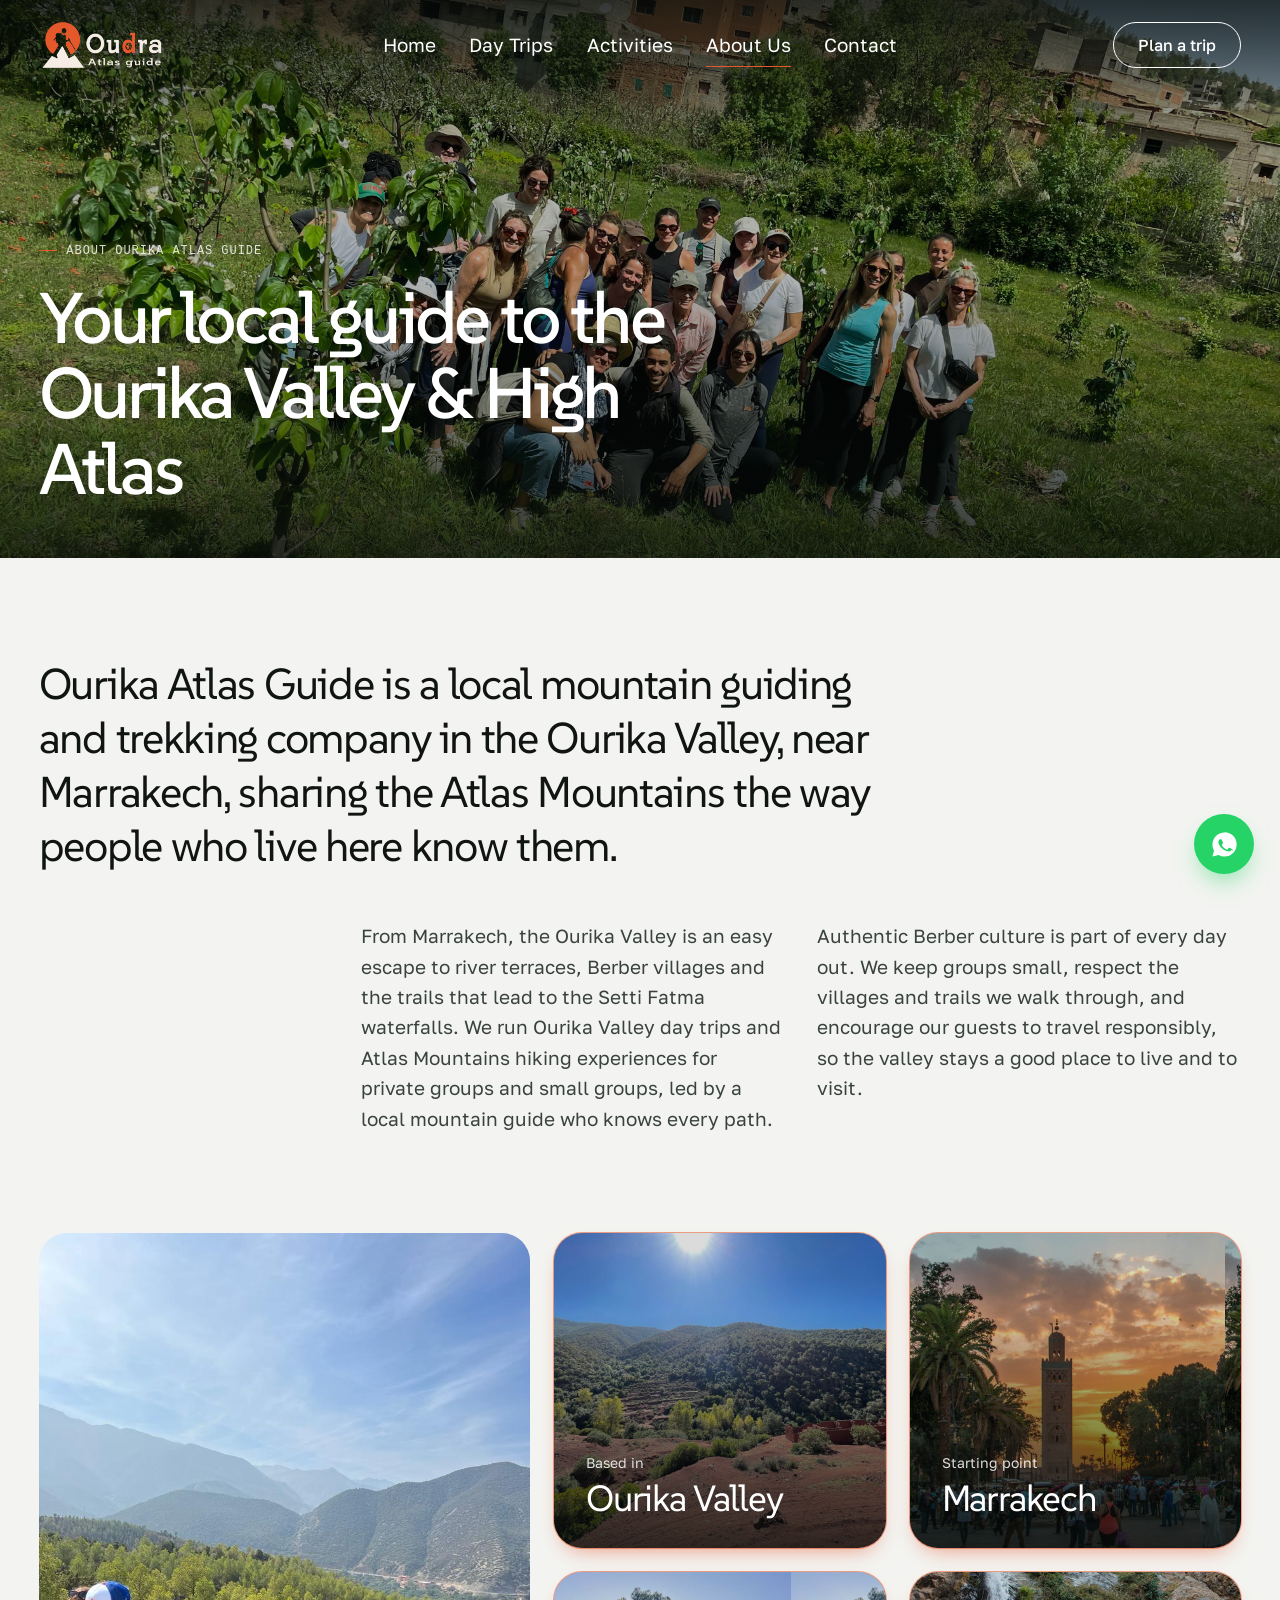
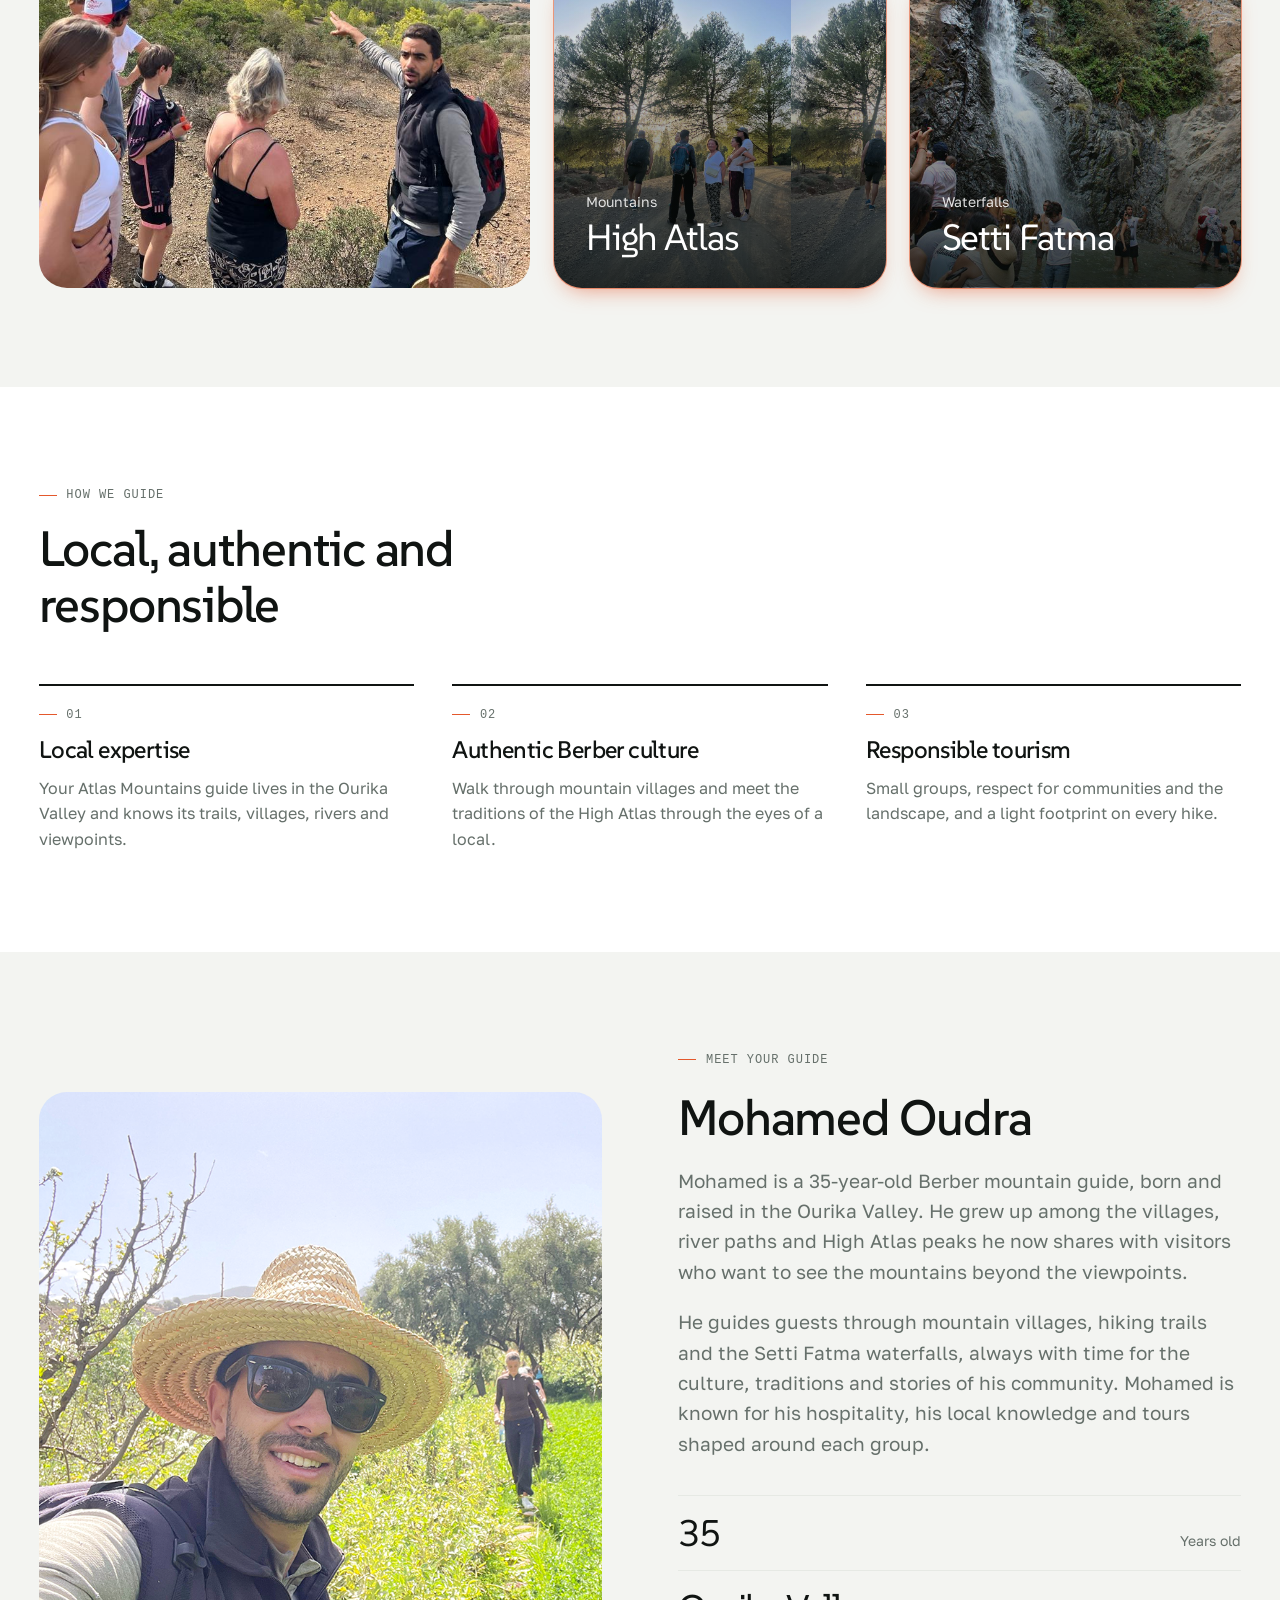
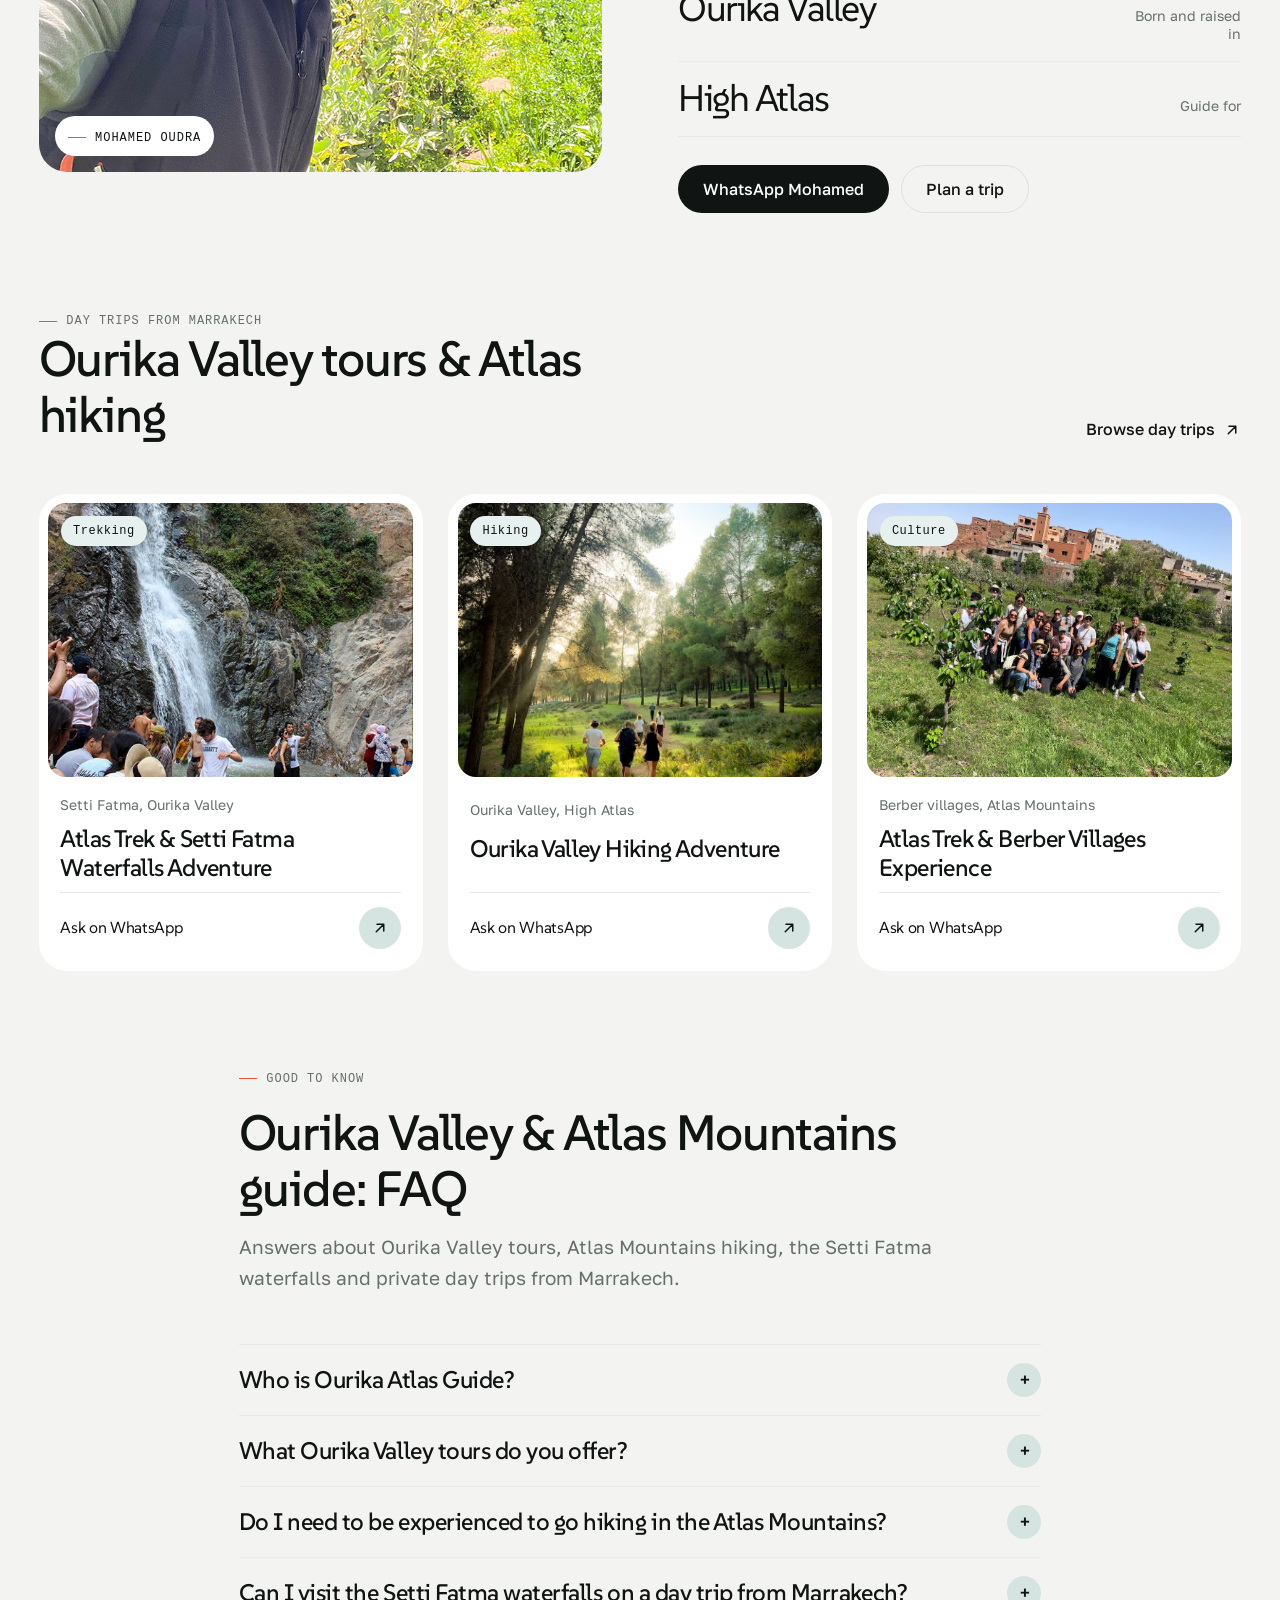
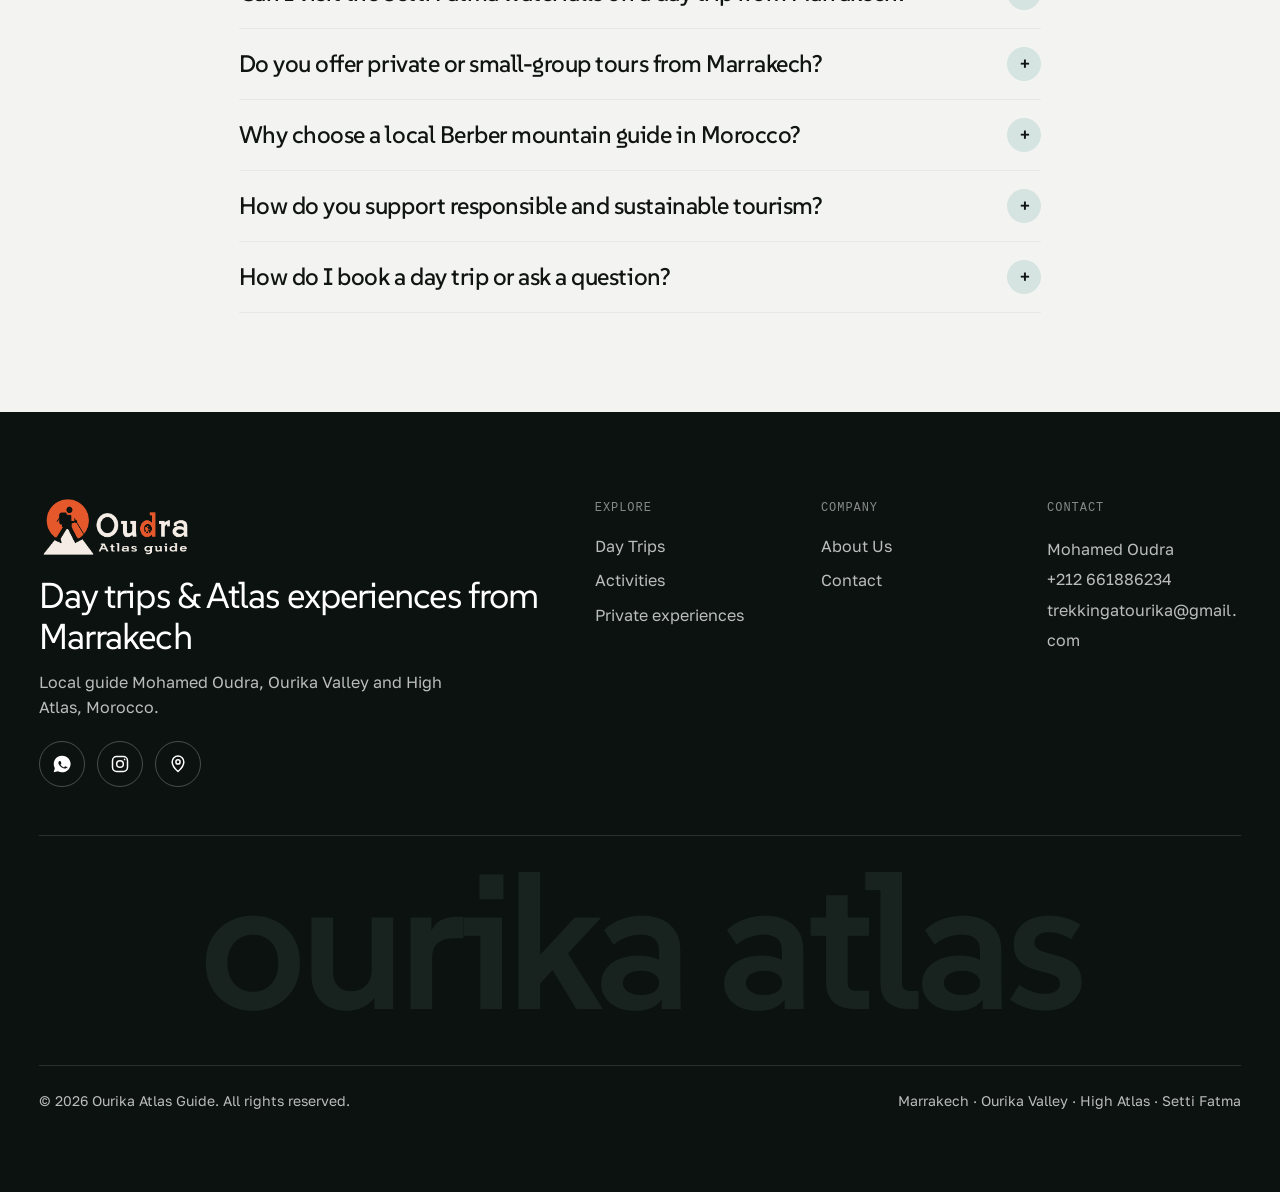
<file: about.html>
<!DOCTYPE html>
<html lang="en">
<head>
<meta charset="utf-8" />
<meta name="viewport" content="width=device-width, initial-scale=1, viewport-fit=cover" />
<title>About Ourika Atlas Guide | Local Guide in the Atlas Mountains</title>
<meta name="description" content="Meet Ourika Atlas Guide and Mohamed Oudra, a Berber mountain guide born in the Ourika Valley. Local Atlas Mountains hiking, Setti Fatma waterfalls and Marrakech day trips." />
<meta name="theme-color" content="#101412" />
<meta property="og:type" content="website" />
<meta property="og:site_name" content="Ourika Atlas Guide" />
<meta property="og:title" content="About Ourika Atlas Guide | Local Guide in the Atlas Mountains" />
<meta property="og:description" content="A local Berber mountain guide in the Ourika Valley offering hiking, Setti Fatma waterfalls and day trips from Marrakech." />
<meta property="og:image" content="img/background-2.png" />
<link rel="icon" type="image/png" href="img/Logo/favicon.png" />

<link rel="preconnect" href="https://fonts.googleapis.com" />
<link rel="preconnect" href="https://fonts.gstatic.com" crossorigin />
<link href="https://fonts.googleapis.com/css2?family=SUSE:wght@400;500;600&family=Golos+Text:wght@400;500;600&family=Ubuntu+Sans+Mono:wght@400;500&display=swap" rel="stylesheet" />

<link rel="stylesheet" href="assets/css/tokens.css" />
<link rel="stylesheet" href="assets/css/site.css" />
<link rel="stylesheet" href="assets/css/pages.css" />

<style>
/* ===== Ourika Atlas Guide: same overrides as the homepage (loaded after the template CSS) ===== */
:root{--accent:#E4582C}
html,body{overflow-x:clip}
.label::before{content:"";display:inline-block;width:18px;height:1px;margin-right:.6rem;vertical-align:middle;background:var(--accent)}
.footer__h::before{display:none}
.btn--dark:hover{background:var(--accent)}
.btn--ghost:hover{border-color:var(--accent);color:var(--accent)}
.input:focus-within{border-color:var(--accent);box-shadow:0 0 0 3px rgba(228,88,44,.15)}
.nav a::after{background:var(--accent)}

/* Header (logo + links + "Plan a trip" inside the nav, as on the homepage) */
.brand{display:inline-flex;align-items:center;margin-right:auto}
.brand__logo{height:46px;width:auto;max-width:52vw;object-fit:contain}
.nav__links{display:contents}
.nav a.header__signin{display:inline-flex;align-items:center;justify-content:center;min-height:46px;padding:.8rem 1.5rem;border:1px solid currentColor;border-radius:var(--r-pill);font-family:var(--font-body);font-size:var(--text-base);font-weight:500;letter-spacing:0;line-height:1;color:inherit;background:transparent}
.nav a.header__signin::after{display:none}
.header[data-header] .nav a.header__signin:hover{background:var(--accent);border-color:var(--accent);color:var(--snow)}
.menu-open .header[data-header]{-webkit-backdrop-filter:none;backdrop-filter:none}
@media (min-width:961px){
.nav__links{display:flex;align-items:center;gap:clamp(1.25rem,2.6vw,2.75rem)}
.header__tools{display:none}
.header__inner{display:grid;grid-template-columns:1fr auto 1fr;gap:2rem}
.brand{grid-column:1;justify-self:start;margin-right:0}
.nav{display:contents}
.nav__links{grid-column:2}
.nav a.header__signin{grid-column:3;justify-self:end}}
@media (max-width:960px){
.nav a.header__signin{margin-top:1.5rem;background:var(--pine);color:var(--snow);border-color:var(--pine)}}

.acc__btn:hover::after{background:var(--accent);color:var(--snow)}
.faq .shead p:not(.label){max-width:60ch}

/* ===== Footer ===== */
.footer{background:var(--pine-night);color:rgba(255,255,255,.72);padding-top:clamp(3.5rem,3rem + 3vw,6rem);overflow:hidden}
.footer a:hover{color:var(--snow)}
.footer__top{display:grid;grid-template-columns:minmax(0,1.1fr) minmax(0,1.4fr);gap:3rem;padding-bottom:3rem;border-bottom:1px solid rgba(255,255,255,.12)}
.footer__logo{height:56px;width:auto;margin-bottom:1.25rem}
.footer__title{font-family:var(--font-display);color:var(--snow);font-size:var(--text-xl);letter-spacing:-.025em;line-height:1.15}
.footer__sub{margin-top:.75rem;max-width:42ch}
.footer__social{display:flex;flex-wrap:wrap;gap:.75rem;margin-top:1.25rem}
.footer__social a{display:grid;place-items:center;width:46px;height:46px;border-radius:50%;border:1px solid rgba(255,255,255,.25);color:var(--snow);transition:background var(--dur-fast),border-color var(--dur-fast),transform var(--dur) var(--ease)}
.footer__social a:hover{background:var(--accent);border-color:var(--accent);color:var(--snow);transform:translateY(-2px)}
.footer__social svg{width:20px;height:20px}
.footer__cols{display:grid;grid-template-columns:repeat(3,minmax(0,1fr));gap:2rem}
.footer__h{color:rgba(255,255,255,.5);margin-bottom:1rem}
.footer__cols li+li{margin-top:.55rem}.footer address{font-style:normal;line-height:1.9;overflow-wrap:anywhere}
.footer__word{margin:.05em 0 0;padding-bottom:.12em;text-align:center;font-family:var(--font-display);font-weight:600;line-height:1.05;font-size:calc((min(100vw,var(--container)) - 2 * var(--gutter)) / 6.4);letter-spacing:-.04em;color:#18221F;user-select:none}
.footer__bottom{display:flex;flex-wrap:wrap;justify-content:space-between;gap:.75rem;padding-block:1.5rem 5rem;border-top:1px solid rgba(255,255,255,.12);font-size:var(--text-sm)}
@media (max-width:900px){.footer__top{grid-template-columns:minmax(0,1fr)}}
@media (max-width:520px){.footer__cols{grid-template-columns:repeat(2,minmax(0,1fr))}}

/* ===== Floating WhatsApp (lower-left) ===== */
.whatsapp-float{position:fixed;left:max(1rem,env(safe-area-inset-left));bottom:max(1rem,env(safe-area-inset-bottom));z-index:80;display:flex;align-items:center;max-width:calc(100vw - 2rem);border-radius:var(--r-pill)}
.whatsapp-float img{width:58px;height:58px;flex:none;border-radius:50%;box-shadow:0 8px 24px -6px rgba(16,20,18,.45);transition:transform var(--dur) var(--ease)}
.whatsapp-float__text{margin-left:-1.6rem;padding:.55rem 1rem .55rem 2.1rem;border-radius:var(--r-pill);background:var(--paper);color:var(--pine);border:1px solid var(--accent);font-size:var(--text-sm);font-weight:500;line-height:1;white-space:nowrap;box-shadow:var(--shadow-card);opacity:0;visibility:hidden;transform:translateX(-10px);transition:opacity var(--dur) var(--ease),transform var(--dur) var(--ease),visibility 0s var(--dur)}
.whatsapp-float img{position:relative;z-index:1}
.whatsapp-float:hover img,.whatsapp-float:focus-visible img{transform:scale(1.06)}
.whatsapp-float:hover .whatsapp-float__text,.whatsapp-float:focus-visible .whatsapp-float__text{opacity:1;visibility:visible;transform:none;transition:opacity var(--dur) var(--ease),transform var(--dur) var(--ease),visibility 0s 0s}


/* About page extras */
.brand__logo--dark{display:none}
.header.is-scrolled .brand__logo--light,.menu-open .brand__logo--light{display:none}
.header.is-scrolled .brand__logo--dark,.menu-open .brand__logo--dark{display:block}
.thero__img{object-position:50% 40%}
.ledger dd{font-size:clamp(1.6rem,1.2rem + 1.4vw,2.4rem)}
.figures__grid dd{font-size:clamp(1.5rem,1rem + 1.6vw,2.6rem);letter-spacing:-.03em;overflow-wrap:anywhere}
.tcard__price{font-size:var(--text-base)}
/* Figure boxes: photo backgrounds, readable white text, small orange shadow */
.figures__grid>div{position:relative;min-height:190px;justify-content:flex-end;gap:.35rem;color:var(--snow);background-size:cover;background-position:center;background-repeat:no-repeat;box-shadow:0 0 0 1px rgba(228,88,44,.55),0 10px 22px -10px rgba(228,88,44,.65);transition:transform var(--dur) var(--ease),box-shadow var(--dur) var(--ease)}
.figures__grid>div:hover{transform:translateY(-3px);box-shadow:0 0 0 1px var(--accent),0 14px 26px -10px rgba(228,88,44,.8)}
.figures__grid>div:nth-child(1){background-image:linear-gradient(to top,rgba(8,12,10,.82),rgba(8,12,10,.15) 75%),url("img/Gallery/11.jpg")}
.figures__grid>div:nth-child(2){background-image:linear-gradient(to top,rgba(8,12,10,.82),rgba(8,12,10,.15) 75%),url("img/marrakech-medina-walking-tour.png")}
.figures__grid>div:nth-child(3){background-image:linear-gradient(to top,rgba(8,12,10,.82),rgba(8,12,10,.15) 75%),url("img/Gallery/5.jpg")}
.figures__grid>div:nth-child(4){background-image:linear-gradient(to top,rgba(8,12,10,.82),rgba(8,12,10,.15) 75%),url("img/day-trips/Atlas\ Trek\ &\ Setti\ Fatma\ Waterfalls\ Adventure.png")}



/* .figures__grid>div:nth-child(1){background-position:50% 65%}
.figures__grid>div:nth-child(2){background-position:55% 45%}
.figures__grid>div:nth-child(3){background-position:50% 85%}
.figures__grid>div:nth-child(4){background-position:50% 30%} */

.figures__grid>div:nth-child(2){background-size:contain;}
.figures__grid>div:nth-child(3){background-size:contain;}




.figures__grid>div dt,.figures__grid>div:nth-child(3) dt{color:rgba(255,255,255,.85)}
.figures__grid>div dd,.figures__grid>div:nth-child(3) dd{color:var(--snow)}
@media (max-width:480px){.figures__grid>div{min-height:150px}}
.split__actions{display:flex;flex-wrap:wrap;gap:.75rem;margin-top:.5rem}
@media (max-width:480px){.split__actions .btn{flex:1 1 100%}}

/* ===== Header scroll fix: stacked logos, solid bar, dark burger, no ghosting ===== */
.brand{display:grid;align-items:center}
.brand__logo{grid-area:1/1;transition:opacity var(--dur-fast) var(--ease)}
.brand__logo--light,.brand__logo--dark{display:block!important}
.brand__logo--dark{opacity:0;visibility:hidden}
.header.is-scrolled .brand__logo--light,.menu-open .brand__logo--light{opacity:0;visibility:hidden}
.header.is-scrolled .brand__logo--dark,.menu-open .brand__logo--dark{opacity:1;visibility:visible}
.header{transition:background var(--dur-fast) var(--ease),box-shadow var(--dur-fast) var(--ease),color var(--dur-fast) var(--ease)}
.header.is-scrolled{padding-block:.8rem;background:rgba(243,244,241,.97);color:var(--pine);box-shadow:0 1px 0 var(--fog-deep)}
.header.is-scrolled::before{display:none}
.header.is-scrolled .burger,.menu-open .burger{color:var(--pine)}
@media (max-width:960px){.header,.header.is-scrolled,.menu-open .header{-webkit-backdrop-filter:none;backdrop-filter:none}}

/* ===== Floating WhatsApp button =====
   Uses the site variables from index.html: --paper, --pine, --accent,
   --r-pill, --text-sm, --shadow-card, --dur, --ease. */

.float-wa {
  position: fixed;
  bottom: 26px;
  right: 26px;
  z-index: 900;
  width: 60px;
  height: 60px;
  border-radius: 50%;
  background: #25D366;
  display: flex;
  align-items: center;
  justify-content: center;
  box-shadow: 0 12px 26px -8px rgba(37, 211, 102, .6);
  animation: wa-pulse 2.4s ease-in-out infinite;
  text-decoration: none;
  touch-action: manipulation;
}
.float-wa svg { width: 29px; height: 29px; fill: #fff; }

/* "Need help?" label — shown on hover / keyboard focus */
.float-wa__text {
  position: absolute;
  right: calc(100% + 12px);
  top: 50%;
  transform: translate(8px, -50%);
  padding: .6rem 1rem;
  border-radius: var(--r-pill);
  background: var(--paper);
  color: var(--pine);
  border: 1px solid var(--accent);
  font-size: var(--text-sm);
  font-weight: 500;
  line-height: 1;
  white-space: nowrap;
  box-shadow: var(--shadow-card);
  opacity: 0;
  visibility: hidden;
  pointer-events: none;
  transition: opacity var(--dur) var(--ease), transform var(--dur) var(--ease), visibility 0s var(--dur);
}
.float-wa:hover .float-wa__text,
.float-wa:focus-visible .float-wa__text {
  opacity: 1;
  visibility: visible;
  transform: translate(0, -50%);
  transition: opacity var(--dur) var(--ease), transform var(--dur) var(--ease), visibility 0s 0s;
}

/* Pulse */
@keyframes wa-pulse {
  0%, 100% { box-shadow: 0 12px 26px -8px rgba(37, 211, 102, .6); }
  50% { box-shadow: 0 12px 26px -8px rgba(37, 211, 102, .9), 0 0 0 10px rgba(37, 211, 102, .12); }
}

/* Mobile */
@media (max-width: 760px) {
  .float-wa { width: 52px; height: 52px; bottom: 18px; right: 18px; }
  .float-wa svg { width: 24px; height: 24px; }
}

/* Accessibility: no animation */
@media (prefers-reduced-motion: reduce) {
  .float-wa { animation: none; }
}



</style>

<script type="application/ld+json">{"@context": "https://schema.org", "@type": "AboutPage", "name": "About Ourika Atlas Guide", "mainEntity": {"@type": "TravelAgency", "name": "Ourika Atlas Guide", "description": "Local mountain guiding and trekking in the Ourika Valley and High Atlas, near Marrakech, Morocco.", "telephone": "+212661886234", "email": "trekkingatourika@gmail.com", "founder": {"@type": "Person", "name": "Mohamed Oudra"}, "sameAs": ["https://www.instagram.com/trekking_at_ourika/"]}}</script>
<script type="application/ld+json">{"@context": "https://schema.org", "@type": "FAQPage", "mainEntity": [{"@type": "Question", "name": "Who is Ourika Atlas Guide?", "acceptedAnswer": {"@type": "Answer", "text": "Ourika Atlas Guide is a local mountain guiding and trekking company based in the Ourika Valley, near Marrakech. Every experience is led by Mohamed Oudra, a Berber mountain guide who was born and raised in the valley."}}, {"@type": "Question", "name": "What Ourika Valley tours do you offer?", "acceptedAnswer": {"@type": "Answer", "text": "We offer Ourika Valley day trips from Marrakech, including the Atlas Trek and Setti Fatma Waterfalls Adventure, the Ourika Valley Hiking Adventure and the Atlas Trek and Berber Villages Experience. We also arrange activities around Marrakech on request."}}, {"@type": "Question", "name": "Do I need to be experienced to go hiking in the Atlas Mountains?", "acceptedAnswer": {"@type": "Answer", "text": "No. Atlas Mountains hiking with us can be shaped around your group. Tell us your fitness level and who is coming, including children or older travellers, and we will suggest a route that suits you."}}, {"@type": "Question", "name": "Can I visit the Setti Fatma waterfalls on a day trip from Marrakech?", "acceptedAnswer": {"@type": "Answer", "text": "Yes. The Setti Fatma waterfalls are part of our Atlas Trek and Setti Fatma Waterfalls Adventure in the Ourika Valley. Your guide confirms the timings and meeting point with you when you book."}}, {"@type": "Question", "name": "Do you offer private or small-group tours from Marrakech?", "acceptedAnswer": {"@type": "Answer", "text": "Yes. We run private tours and small-group tours, so you can explore at your own pace with a local guide. Send us your preferred date, group size and interests and we will plan the day with you."}}, {"@type": "Question", "name": "Why choose a local Berber mountain guide in Morocco?", "acceptedAnswer": {"@type": "Answer", "text": "A local guide knows the trails, the villages and the people of the High Atlas. With Mohamed, you walk through the Ourika Valley with someone who grew up there and can share its culture, traditions and landscapes first-hand."}}, {"@type": "Question", "name": "How do you support responsible and sustainable tourism?", "acceptedAnswer": {"@type": "Answer", "text": "We keep groups small, respect the villages and trails we walk through, and encourage guests to take their rubbish with them and to treat local communities with courtesy. Our aim is for the Ourika Valley to stay a good place to live and to visit."}}, {"@type": "Question", "name": "How do I book a day trip or ask a question?", "acceptedAnswer": {"@type": "Answer", "text": "The quickest way is WhatsApp on +212 661886234. You can also use the contact page or email trekkingatourika@gmail.com with your date, group size and the experience you have in mind."}}]}</script>
</head>
<body>
<a class="skip" href="#main">Skip to content</a>

<header class="header" data-header="photo">
  <div class="container header__inner">
    <a class="brand" href="index.html" aria-label="Ourika Atlas Guide — home">
      <img class="brand__logo brand__logo--light" src="img/Logo/logo-white.png" alt="Ourika Atlas Guide" width="160" height="46" />
      <img class="brand__logo brand__logo--dark" src="img/Logo/logo-black%20.png" alt="" width="160" height="46" />
    </a>

    <nav class="nav" id="site-nav" aria-label="Main">
      <div class="nav__links">
        <a href="index.html">Home</a>
        <a href="tours.html">Day Trips</a>
        <a href="index.html#activities">Activities</a>
        <a href="about.html" aria-current="page">About Us</a>
        <a href="contact.html">Contact</a>
      </div>
      <a class="btn header__signin" href="contact.html">Plan a trip</a>
    </nav>

    <div class="header__tools">
      <button class="burger" type="button" aria-expanded="false" aria-controls="site-nav" aria-label="Open menu">
        <span></span><span></span>
      </button>
    </div>
  </div>
</header>

<main id="main">
<section class="thero thero--about on-photo" aria-labelledby="about-title">
  <img class="thero__img" src="img/background-2.png" alt="Hikers walking through the green Ourika Valley in the High Atlas Mountains near Marrakech" width="2000" height="1333" fetchpriority="high" decoding="async" />
  <div class="container thero__inner">
    <p class="label thero__label">About Ourika Atlas Guide</p>
    <h1 id="about-title">Your local guide to the Ourika Valley &amp; High Atlas</h1>
  </div>
</section>

<section class="section" aria-labelledby="story-title">
  <div class="container story">
    <h2 id="story-title" class="story__lead" data-reveal>Ourika Atlas Guide is a local mountain guiding and trekking company in the Ourika Valley, near Marrakech, sharing the Atlas Mountains the way people who live here know them.</h2>
    <div class="story__cols" data-reveal>
      <p>From Marrakech, the Ourika Valley is an easy escape to river terraces, Berber villages and the trails that lead to the Setti Fatma waterfalls. We run Ourika Valley day trips and Atlas Mountains hiking experiences for private groups and small groups, led by a local mountain guide who knows every path.</p>
      <p>Authentic Berber culture is part of every day out. We keep groups small, respect the villages and trails we walk through, and encourage our guests to travel responsibly, so the valley stays a good place to live and to visit.</p>
    </div>
  </div>
</section>

<section class="section section--flush-top" aria-label="Ourika Atlas Guide at a glance">
  <div class="container figures">
    <div class="figures__media" data-reveal>
      <img src="img/Gallery/10.jpg" alt="Setti Fatma waterfalls in the Ourika Valley, a popular hiking day trip from Marrakech" width="1000" height="1250" loading="lazy" decoding="async" />
    </div>
    <dl class="figures__grid">
      <div><dt>Based in</dt><dd>Ourika Valley</dd></div>
      <div><dt>Starting point</dt><dd>Marrakech</dd></div>
      <div><dt>Mountains</dt><dd>High Atlas</dd></div>
      <div><dt>Waterfalls</dt><dd>Setti Fatma</dd></div>
    </dl>
  </div>
</section>

<section class="section values" aria-labelledby="values-title">
  <div class="container">
    <div class="shead">
      <p class="label">How we guide</p>
      <h2 id="values-title">Local, authentic and responsible</h2>
    </div>
    <ol class="values__list">
      <li><span class="label">01</span><h3>Local expertise</h3><p>Your Atlas Mountains guide lives in the Ourika Valley and knows its trails, villages, rivers and viewpoints.</p></li>
      <li><span class="label">02</span><h3>Authentic Berber culture</h3><p>Walk through mountain villages and meet the traditions of the High Atlas through the eyes of a local.</p></li>
      <li><span class="label">03</span><h3>Responsible tourism</h3><p>Small groups, respect for communities and the landscape, and a light footprint on every hike.</p></li>
    </ol>
  </div>
</section>

<section class="section" aria-labelledby="guide-title">
  <div class="container split">
    <figure class="split__media" data-reveal>
      <img src="img/Meet%20your%20guide.png" alt="Mohamed Oudra, Berber mountain guide from the Ourika Valley, wearing a straw hat" width="1100" height="1375" loading="lazy" decoding="async" />
      <figcaption class="split__cap"><span class="label">Mohamed Oudra</span></figcaption>
    </figure>
    <div class="split__copy">
      <p class="label">Meet your guide</p>
      <h2 id="guide-title">Mohamed Oudra</h2>
      <p>Mohamed is a 35-year-old Berber mountain guide, born and raised in the Ourika Valley. He grew up among the villages, river paths and High Atlas peaks he now shares with visitors who want to see the mountains beyond the viewpoints.</p>
      <p>He guides guests through mountain villages, hiking trails and the Setti Fatma waterfalls, always with time for the culture, traditions and stories of his community. Mohamed is known for his hospitality, his local knowledge and tours shaped around each group.</p>
      <dl class="ledger">
        <div><dt>Years old</dt><dd>35</dd></div>
        <div><dt>Born and raised in</dt><dd>Ourika Valley</dd></div>
        <div><dt>Guide for</dt><dd>High Atlas</dd></div>
      </dl>
      <div class="split__actions">
        <a class="btn btn--dark" href="https://wa.me/212661886234" target="_blank" rel="noopener">WhatsApp Mohamed</a>
        <a class="btn btn--ghost" href="contact.html">Plan a trip</a>
      </div>
    </div>
  </div>
</section>

<section class="section section--flush-top" aria-labelledby="offer-title">
  <div class="container">
    <div class="shead shead--split">
      <div><p class="label">Day trips from Marrakech</p><h2 id="offer-title">Ourika Valley tours &amp; Atlas hiking</h2></div>
      <a class="link-arrow" href="tours.html">Browse day trips <svg viewBox="0 0 24 24" fill="none" stroke="currentColor" stroke-width="2" stroke-linecap="round" stroke-linejoin="round" aria-hidden="true"><path d="M7 17 17 7M8 7h9v9"/></svg></a>
    </div>
    <div class="tgrid">
      <article class="tcard"><div class="tcard__media"><img src="img/day-trips/Atlas%20Trek%20%26%20Setti%20Fatma%20Waterfalls%20Adventure.png" alt="Atlas trek to the Setti Fatma waterfalls in the Ourika Valley" width="800" height="600" loading="lazy" decoding="async" /><span class="tcard__kind">Trekking</span></div><div class="tcard__body"><p class="tcard__place">Setti Fatma, Ourika Valley</p><h3 class="tcard__name"><a href="tour.html">Atlas Trek &amp; Setti Fatma Waterfalls Adventure</a></h3><p class="tcard__foot"><span class="tcard__price">Ask on WhatsApp</span><span class="tcard__go" aria-hidden="true"><svg viewBox="0 0 24 24" fill="none" stroke="currentColor" stroke-width="2" stroke-linecap="round" stroke-linejoin="round"><path d="M7 17 17 7M8 7h9v9"/></svg></span></p></div></article>
      <article class="tcard"><div class="tcard__media"><img src="img/day-trips/Ourika%20Valley%20Hiking%20Adventure.png" alt="Hiking trail through the Ourika Valley near Marrakech" width="800" height="600" loading="lazy" decoding="async" /><span class="tcard__kind">Hiking</span></div><div class="tcard__body"><p class="tcard__place">Ourika Valley, High Atlas</p><h3 class="tcard__name"><a href="tour.html">Ourika Valley Hiking Adventure</a></h3><p class="tcard__foot"><span class="tcard__price">Ask on WhatsApp</span><span class="tcard__go" aria-hidden="true"><svg viewBox="0 0 24 24" fill="none" stroke="currentColor" stroke-width="2" stroke-linecap="round" stroke-linejoin="round"><path d="M7 17 17 7M8 7h9v9"/></svg></span></p></div></article>
      <article class="tcard"><div class="tcard__media"><img src="img/day-trips/Atlas%20Trek%20%26%20Berber%20Villages%20Experience.jpg" alt="Atlas trek through Berber villages near Marrakech" width="800" height="600" loading="lazy" decoding="async" /><span class="tcard__kind">Culture</span></div><div class="tcard__body"><p class="tcard__place">Berber villages, Atlas Mountains</p><h3 class="tcard__name"><a href="tour.html">Atlas Trek &amp; Berber Villages Experience</a></h3><p class="tcard__foot"><span class="tcard__price">Ask on WhatsApp</span><span class="tcard__go" aria-hidden="true"><svg viewBox="0 0 24 24" fill="none" stroke="currentColor" stroke-width="2" stroke-linecap="round" stroke-linejoin="round"><path d="M7 17 17 7M8 7h9v9"/></svg></span></p></div></article>
    </div>
  </div>
</section>

<section class="section section--flush-top" aria-labelledby="faq-title">
  <div class="container faq">
    <div class="shead">
      <p class="label">Good to know</p>
      <h2 id="faq-title">Ourika Valley &amp; Atlas Mountains guide: FAQ</h2>
      <p>Answers about Ourika Valley tours, Atlas Mountains hiking, the Setti Fatma waterfalls and private day trips from Marrakech.</p>
    </div>
    <div class="acc" data-accordion>
      <h3><button class="acc__btn" type="button" aria-expanded="false" aria-controls="faq1">Who is Ourika Atlas Guide?</button></h3>
      <div class="acc__panel" id="faq1" hidden><p>Ourika Atlas Guide is a local mountain guiding and trekking company based in the Ourika Valley, near Marrakech. Every experience is led by Mohamed Oudra, a Berber mountain guide who was born and raised in the valley.</p></div>
      <h3><button class="acc__btn" type="button" aria-expanded="false" aria-controls="faq2">What Ourika Valley tours do you offer?</button></h3>
      <div class="acc__panel" id="faq2" hidden><p>We offer Ourika Valley day trips from Marrakech, including the Atlas Trek and Setti Fatma Waterfalls Adventure, the Ourika Valley Hiking Adventure and the Atlas Trek and Berber Villages Experience. We also arrange activities around Marrakech on request.</p></div>
      <h3><button class="acc__btn" type="button" aria-expanded="false" aria-controls="faq3">Do I need to be experienced to go hiking in the Atlas Mountains?</button></h3>
      <div class="acc__panel" id="faq3" hidden><p>No. Atlas Mountains hiking with us can be shaped around your group. Tell us your fitness level and who is coming, including children or older travellers, and we will suggest a route that suits you.</p></div>
      <h3><button class="acc__btn" type="button" aria-expanded="false" aria-controls="faq4">Can I visit the Setti Fatma waterfalls on a day trip from Marrakech?</button></h3>
      <div class="acc__panel" id="faq4" hidden><p>Yes. The Setti Fatma waterfalls are part of our Atlas Trek and Setti Fatma Waterfalls Adventure in the Ourika Valley. Your guide confirms the timings and meeting point with you when you book.</p></div>
      <h3><button class="acc__btn" type="button" aria-expanded="false" aria-controls="faq5">Do you offer private or small-group tours from Marrakech?</button></h3>
      <div class="acc__panel" id="faq5" hidden><p>Yes. We run private tours and small-group tours, so you can explore at your own pace with a local guide. Send us your preferred date, group size and interests and we will plan the day with you.</p></div>
      <h3><button class="acc__btn" type="button" aria-expanded="false" aria-controls="faq6">Why choose a local Berber mountain guide in Morocco?</button></h3>
      <div class="acc__panel" id="faq6" hidden><p>A local guide knows the trails, the villages and the people of the High Atlas. With Mohamed, you walk through the Ourika Valley with someone who grew up there and can share its culture, traditions and landscapes first-hand.</p></div>
      <h3><button class="acc__btn" type="button" aria-expanded="false" aria-controls="faq7">How do you support responsible and sustainable tourism?</button></h3>
      <div class="acc__panel" id="faq7" hidden><p>We keep groups small, respect the villages and trails we walk through, and encourage guests to take their rubbish with them and to treat local communities with courtesy. Our aim is for the Ourika Valley to stay a good place to live and to visit.</p></div>
      <h3><button class="acc__btn" type="button" aria-expanded="false" aria-controls="faq8">How do I book a day trip or ask a question?</button></h3>
      <div class="acc__panel" id="faq8" hidden><p>The quickest way is WhatsApp on +212 661886234. You can also use the contact page or email trekkingatourika@gmail.com with your date, group size and the experience you have in mind.</p></div>
    </div>
  </div>
</section>
</main>

<footer class="footer">
  <div class="container">
    <div class="footer__top">
      <div class="footer__lead">
        <img class="footer__logo" src="img/Logo/logo-white.png" alt="Ourika Atlas Guide" width="160" height="56" loading="lazy" />
        <p class="footer__title">Day trips &amp; Atlas experiences from Marrakech</p>
        <p class="footer__sub">Local guide Mohamed Oudra, Ourika Valley and High Atlas, Morocco.</p>
        <p class="footer__social">
          <a href="https://wa.me/212661886234" target="_blank" rel="noopener" aria-label="Ourika Atlas Guide on WhatsApp"><svg viewBox="0 0 24 24" fill="currentColor" aria-hidden="true"><path d="M12 2a10 10 0 0 0-8.6 15L2 22l5.2-1.4A10 10 0 1 0 12 2Zm5.8 14.2c-.2.7-1.4 1.3-1.9 1.3-.5.1-1.1.1-3-.6-2.5-1-4.1-3.5-4.2-3.7-.1-.2-1-1.3-1-2.5s.6-1.8.9-2c.2-.3.5-.3.7-.3h.5c.2 0 .4 0 .6.5l.8 1.9c.1.2.1.4 0 .5l-.3.5-.4.4c-.1.2-.3.3-.1.6.2.3.7 1.2 1.5 1.9 1 .9 1.9 1.2 2.2 1.3.3.1.4.1.6-.1l.8-1c.2-.3.4-.2.6-.1l1.8.9c.3.1.5.2.5.3.1.2.1.8-.1 1.5Z"/></svg></a>
          <a href="https://www.instagram.com/trekking_at_ourika/" target="_blank" rel="noopener" aria-label="Ourika Atlas Guide on Instagram"><svg viewBox="0 0 24 24" fill="none" stroke="currentColor" stroke-width="1.8" stroke-linecap="round" stroke-linejoin="round" aria-hidden="true"><rect x="3" y="3" width="18" height="18" rx="5"/><circle cx="12" cy="12" r="4"/><circle cx="17.5" cy="6.5" r="1" fill="currentColor" stroke="none"/></svg></a>
          <a href="https://www.google.com/search?kgmid=/g/11npl4gm96&amp;hl=en-MA&amp;q=Ourika+Atlas+Guide" target="_blank" rel="noopener" aria-label="Ourika Atlas Guide on Google Maps"><svg viewBox="0 0 24 24" fill="none" stroke="currentColor" stroke-width="1.8" stroke-linecap="round" stroke-linejoin="round" aria-hidden="true"><path d="M12 21s-7-6.2-7-11.5a7 7 0 0 1 14 0C19 14.8 12 21 12 21Z"/><circle cx="12" cy="9.5" r="2.5"/></svg></a>
        </p>
      </div>
      <div class="footer__cols">
        <div><p class="label footer__h">Explore</p><ul><li><a href="tours.html">Day Trips</a></li><li><a href="index.html#activities">Activities</a></li><li><a href="contact.html">Private experiences</a></li></ul></div>
        <div><p class="label footer__h">Company</p><ul><li><a href="about.html">About Us</a></li><li><a href="contact.html">Contact</a></li></ul></div>
        <div><p class="label footer__h">Contact</p><address>Mohamed Oudra<br /><a href="tel:+212661886234">+212 661886234</a><br /><a href="mailto:trekkingatourika@gmail.com">trekkingatourika@gmail.com</a></address></div>
      </div>
    </div>
    <p class="footer__word" aria-hidden="true">ourika atlas</p>
    <div class="footer__bottom">
      <p>&copy; <span data-year>2026</span> Ourika Atlas Guide. All rights reserved.</p>
      <p>Marrakech · Ourika Valley · High Atlas · Setti Fatma</p>
    </div>
  </div>
</footer>

<!-- Floating WhatsApp Button -->
<a href="https://wa.me/212661886234" target="_blank" rel="noopener" class="float-wa" aria-label="Need help? Contact Ourika Atlas Guide on WhatsApp">
  <span class="float-wa__text" aria-hidden="true">Need help?</span>
  <svg viewBox="0 0 24 24" fill="white" aria-hidden="true">
    <path d="M12.04 2.003c-5.53 0-10.02 4.49-10.02 10.02 0 1.77.46 3.5 1.34 5.02L2 22l5.11-1.34a10 10 0 0 0 4.93 1.3h.01c5.53 0 10.02-4.49 10.02-10.02 0-2.68-1.04-5.19-2.94-7.08a9.96 9.96 0 0 0-7.09-2.93Zm5.86 14.32c-.25.7-1.45 1.34-2 1.42-.53.08-1.11.11-3.24-.71-2.72-1.09-4.47-3.84-4.61-4.02-.14-.18-1.1-1.47-1.1-2.8 0-1.33.7-1.98.95-2.25.25-.27.55-.34.73-.34.18 0 .36 0 .52.01.17.01.39-.06.6.47.25.63.85 2.17.92 2.33.07.16.12.35.02.55-.1.2-.15.32-.3.5-.15.18-.31.4-.44.53-.15.15-.3.31-.13.6.17.3.76 1.28 1.65 2.07 1.13 1.01 2.08 1.33 2.37 1.48.29.15.46.13.63-.08.17-.2.72-.85.92-1.14.2-.29.4-.24.66-.15.27.1 1.71.82 2 .97.29.15.48.22.55.34.07.13.07.75-.18 1.44Z"/>
  </svg>
</a>



<script src="assets/js/main.js" defer></script>
</body>
</html>
</file>
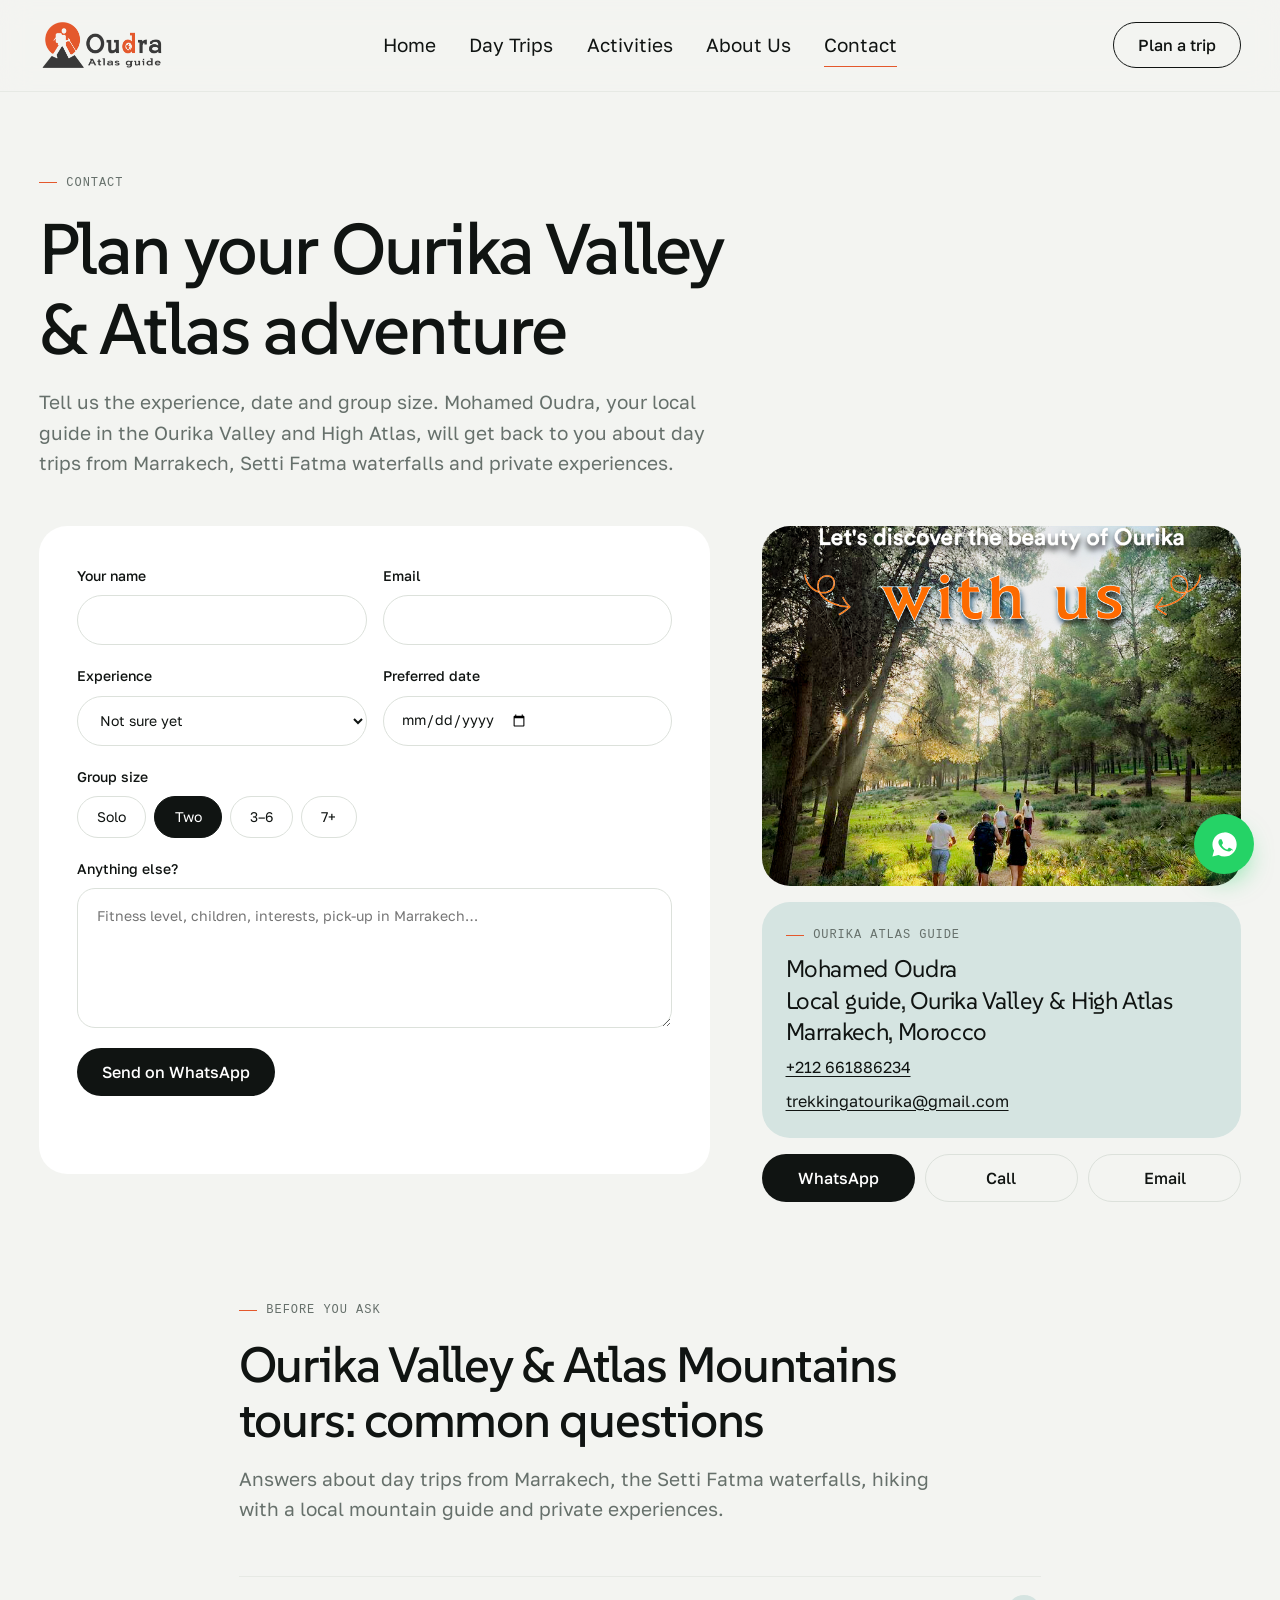
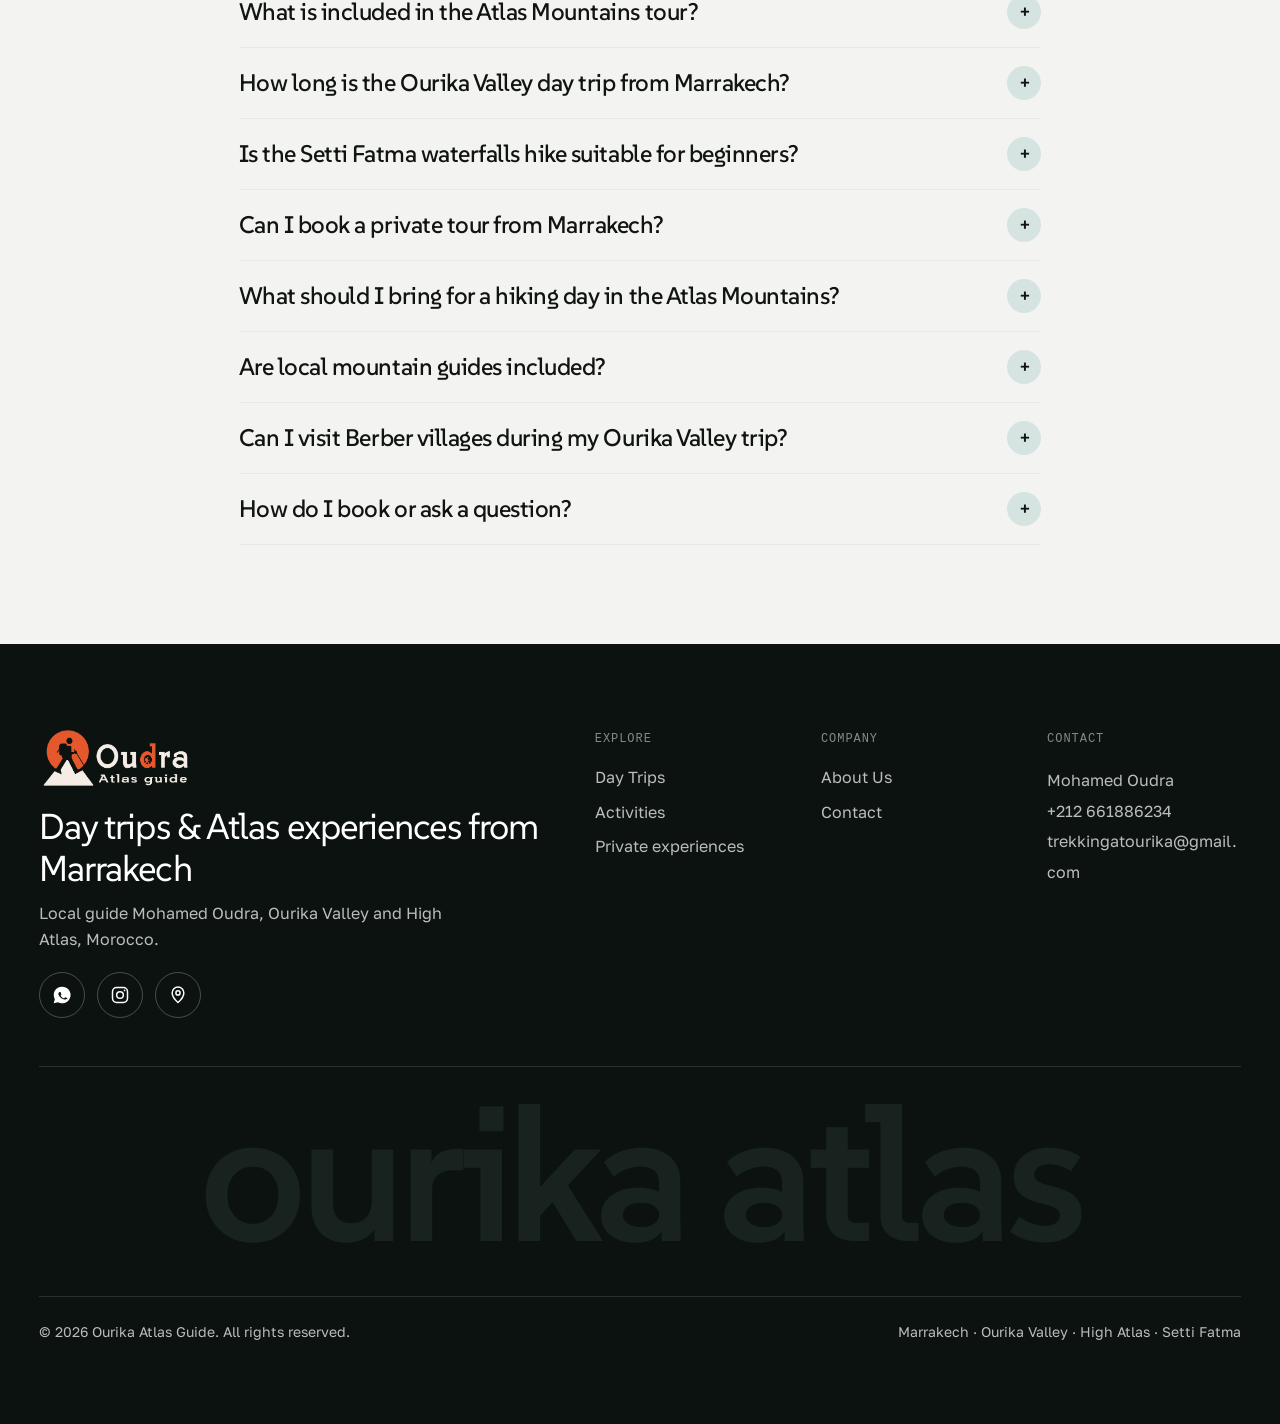
<file: contact.html>
<!DOCTYPE html>
<html lang="en">
<head>
<meta charset="utf-8" />
<meta name="viewport" content="width=device-width, initial-scale=1, viewport-fit=cover" />
<title>Contact Ourika Atlas Guide | Plan Your Marrakech Adventure</title>
<meta name="description" content="Plan your Ourika Valley day trip from Marrakech. Contact local guide Mohamed Oudra on WhatsApp or email for Setti Fatma waterfalls, Atlas hikes and private experiences." />
<meta name="theme-color" content="#101412" />
<meta property="og:type" content="website" />
<meta property="og:site_name" content="Ourika Atlas Guide" />
<meta property="og:title" content="Contact Ourika Atlas Guide | Plan Your Marrakech Adventure" />
<meta property="og:description" content="Ask about Ourika Valley day trips, Setti Fatma waterfalls and Atlas Mountains experiences with a local guide." />
<meta property="og:image" content="img/fin.png" />
<link rel="icon" type="image/png" href="img/Logo/favicon.png" />

<link rel="preconnect" href="https://fonts.googleapis.com" />
<link rel="preconnect" href="https://fonts.gstatic.com" crossorigin />
<link href="https://fonts.googleapis.com/css2?family=SUSE:wght@400;500;600&family=Golos+Text:wght@400;500;600&family=Ubuntu+Sans+Mono:wght@400;500&display=swap" rel="stylesheet" />

<link rel="stylesheet" href="assets/css/tokens.css" />
<link rel="stylesheet" href="assets/css/site.css" />
<link rel="stylesheet" href="assets/css/pages.css" />

<style>
/* ===== Ourika Atlas Guide: same overrides as the homepage (loaded after the template CSS) ===== */
:root{--accent:#E4582C}
html,body{overflow-x:clip}
.label::before{content:"";display:inline-block;width:18px;height:1px;margin-right:.6rem;vertical-align:middle;background:var(--accent)}
.footer__h::before{display:none}
.btn--dark:hover{background:var(--accent)}
.btn--ghost:hover{border-color:var(--accent);color:var(--accent)}
.input:focus-within{border-color:var(--accent);box-shadow:0 0 0 3px rgba(228,88,44,.15)}
.nav a::after{background:var(--accent)}

/* Header (logo + links + "Plan a trip" inside the nav, as on the homepage) */
.brand{display:inline-flex;align-items:center;margin-right:auto}
.brand__logo{height:46px;width:auto;max-width:52vw;object-fit:contain}
.nav__links{display:contents}
.nav a.header__signin{display:inline-flex;align-items:center;justify-content:center;min-height:46px;padding:.8rem 1.5rem;border:1px solid currentColor;border-radius:var(--r-pill);font-family:var(--font-body);font-size:var(--text-base);font-weight:500;letter-spacing:0;line-height:1;color:inherit;background:transparent}
.nav a.header__signin::after{display:none}
.header[data-header] .nav a.header__signin:hover{background:var(--accent);border-color:var(--accent);color:var(--snow)}
.menu-open .header[data-header]{-webkit-backdrop-filter:none;backdrop-filter:none}
@media (min-width:961px){
.nav__links{display:flex;align-items:center;gap:clamp(1.25rem,2.6vw,2.75rem)}
.header__tools{display:none}
.header__inner{display:grid;grid-template-columns:1fr auto 1fr;gap:2rem}
.brand{grid-column:1;justify-self:start;margin-right:0}
.nav{display:contents}
.nav__links{grid-column:2}
.nav a.header__signin{grid-column:3;justify-self:end}}
@media (max-width:960px){
.nav a.header__signin{margin-top:1.5rem;background:var(--pine);color:var(--snow);border-color:var(--pine)}}

/* Contact page extras */
.contact__actions{display:flex;flex-wrap:wrap;gap:.6rem}
.contact__actions .btn{flex:1 1 140px}
.contact__photo{background:var(--fog-deep)}
.contact__card .btn{text-decoration:none}
.acc__btn:hover::after{background:var(--accent);color:var(--snow)}
.faq .shead p:not(.label){max-width:60ch}

/* ===== Footer ===== */
.footer{background:var(--pine-night);color:rgba(255,255,255,.72);padding-top:clamp(3.5rem,3rem + 3vw,6rem);overflow:hidden}
.footer a:hover{color:var(--snow)}
.footer__top{display:grid;grid-template-columns:minmax(0,1.1fr) minmax(0,1.4fr);gap:3rem;padding-bottom:3rem;border-bottom:1px solid rgba(255,255,255,.12)}
.footer__logo{height:56px;width:auto;margin-bottom:1.25rem}
.footer__title{font-family:var(--font-display);color:var(--snow);font-size:var(--text-xl);letter-spacing:-.025em;line-height:1.15}
.footer__sub{margin-top:.75rem;max-width:42ch}
.footer__social{display:flex;flex-wrap:wrap;gap:.75rem;margin-top:1.25rem}
.footer__social a{display:grid;place-items:center;width:46px;height:46px;border-radius:50%;border:1px solid rgba(255,255,255,.25);color:var(--snow);transition:background var(--dur-fast),border-color var(--dur-fast),transform var(--dur) var(--ease)}
.footer__social a:hover{background:var(--accent);border-color:var(--accent);color:var(--snow);transform:translateY(-2px)}
.footer__social svg{width:20px;height:20px}
.footer__cols{display:grid;grid-template-columns:repeat(3,minmax(0,1fr));gap:2rem}
.footer__h{color:rgba(255,255,255,.5);margin-bottom:1rem}
.footer__cols li+li{margin-top:.55rem}.footer address{font-style:normal;line-height:1.9;overflow-wrap:anywhere}
.footer__word{margin:.05em 0 0;padding-bottom:.12em;text-align:center;font-family:var(--font-display);font-weight:600;line-height:1.05;font-size:calc((min(100vw,var(--container)) - 2 * var(--gutter)) / 6.4);letter-spacing:-.04em;color:#18221F;user-select:none}
.footer__bottom{display:flex;flex-wrap:wrap;justify-content:space-between;gap:.75rem;padding-block:1.5rem 5rem;border-top:1px solid rgba(255,255,255,.12);font-size:var(--text-sm)}
@media (max-width:900px){.footer__top{grid-template-columns:minmax(0,1fr)}}
@media (max-width:520px){.footer__cols{grid-template-columns:repeat(2,minmax(0,1fr))}}
/* ===== Floating WhatsApp button =====
   Uses the site variables from index.html: --paper, --pine, --accent,
   --r-pill, --text-sm, --shadow-card, --dur, --ease. */

.float-wa {
  position: fixed;
  bottom: 26px;
  right: 26px;
  z-index: 900;
  width: 60px;
  height: 60px;
  border-radius: 50%;
  background: #25D366;
  display: flex;
  align-items: center;
  justify-content: center;
  box-shadow: 0 12px 26px -8px rgba(37, 211, 102, .6);
  animation: wa-pulse 2.4s ease-in-out infinite;
  text-decoration: none;
  touch-action: manipulation;
}
.float-wa svg { width: 29px; height: 29px; fill: #fff; }

/* "Need help?" label — shown on hover / keyboard focus */
.float-wa__text {
  position: absolute;
  right: calc(100% + 12px);
  top: 50%;
  transform: translate(8px, -50%);
  padding: .6rem 1rem;
  border-radius: var(--r-pill);
  background: var(--paper);
  color: var(--pine);
  border: 1px solid var(--accent);
  font-size: var(--text-sm);
  font-weight: 500;
  line-height: 1;
  white-space: nowrap;
  box-shadow: var(--shadow-card);
  opacity: 0;
  visibility: hidden;
  pointer-events: none;
  transition: opacity var(--dur) var(--ease), transform var(--dur) var(--ease), visibility 0s var(--dur);
}
.float-wa:hover .float-wa__text,
.float-wa:focus-visible .float-wa__text {
  opacity: 1;
  visibility: visible;
  transform: translate(0, -50%);
  transition: opacity var(--dur) var(--ease), transform var(--dur) var(--ease), visibility 0s 0s;
}

/* Pulse */
@keyframes wa-pulse {
  0%, 100% { box-shadow: 0 12px 26px -8px rgba(37, 211, 102, .6); }
  50% { box-shadow: 0 12px 26px -8px rgba(37, 211, 102, .9), 0 0 0 10px rgba(37, 211, 102, .12); }
}

/* Mobile */
@media (max-width: 760px) {
  .float-wa { width: 52px; height: 52px; bottom: 18px; right: 18px; }
  .float-wa svg { width: 24px; height: 24px; }
}

/* Accessibility: no animation */
@media (prefers-reduced-motion: reduce) {
  .float-wa { animation: none; }
}
</style>

<script type="application/ld+json">{"@context": "https://schema.org", "@type": "ContactPage", "name": "Contact Ourika Atlas Guide", "mainEntity": {"@type": "TravelAgency", "name": "Ourika Atlas Guide", "telephone": "+212661886234", "email": "trekkingatourika@gmail.com", "sameAs": ["https://www.instagram.com/trekking_at_ourika/"]}}</script>
<script type="application/ld+json">{"@context": "https://schema.org", "@type": "FAQPage", "mainEntity": [{"@type": "Question", "name": "What is included in the Atlas Mountains tour?", "acceptedAnswer": {"@type": "Answer", "text": "Inclusions depend on the experience you choose, for example a guided Atlas trek, a Setti Fatma waterfalls hike or a Berber villages walk. Before you book, we confirm clearly what is and is not included for your chosen day trip. Message us on WhatsApp with the experience and your date."}}, {"@type": "Question", "name": "How long is the Ourika Valley day trip from Marrakech?", "acceptedAnswer": {"@type": "Answer", "text": "The Ourika Valley is a day trip from Marrakech. Exact start and return times depend on the route, the pace of your group and the season, so your guide agrees them with you when you book."}}, {"@type": "Question", "name": "Is the Setti Fatma waterfalls hike suitable for beginners?", "acceptedAnswer": {"@type": "Answer", "text": "The Setti Fatma waterfalls hike follows mountain paths with some uneven and rocky ground. Tell us your experience level and who is coming, including children or older travellers, and we will advise which Ourika hiking route fits your group."}}, {"@type": "Question", "name": "Can I book a private tour from Marrakech?", "acceptedAnswer": {"@type": "Answer", "text": "Yes. Private experiences with a local guide are available for couples, families and small groups. Send us your date, group size and interests, such as hiking, waterfalls, Berber villages or culture, and we will shape the day with you."}}, {"@type": "Question", "name": "What should I bring for a hiking day in the Atlas Mountains?", "acceptedAnswer": {"@type": "Answer", "text": "Wear comfortable walking shoes with good grip and bring water, sun protection, a hat and a light extra layer, as it can be cooler in the mountains. A small backpack and a camera are useful. We can share a full checklist once your trip is confirmed."}}, {"@type": "Question", "name": "Are local mountain guides included?", "acceptedAnswer": {"@type": "Answer", "text": "Yes. Your day is led by Mohamed Oudra, a local guide in the Ourika Valley and High Atlas, who knows the trails, the villages and the area around Setti Fatma."}}, {"@type": "Question", "name": "Can I visit Berber villages during my Ourika Valley trip?", "acceptedAnswer": {"@type": "Answer", "text": "Yes. We offer an Atlas trek and Berber villages experience, and we can include village visits and local culture in a private day trip. Tell us what you would like to see when you contact us."}}, {"@type": "Question", "name": "How do I book or ask a question?", "acceptedAnswer": {"@type": "Answer", "text": "The quickest way is WhatsApp on +212 661886234. You can also use the form on this page or email trekkingatourika@gmail.com with your preferred date, group size and the experience you have in mind."}}]}</script>
</head>
<body>
<a class="skip" href="#main">Skip to content</a>

<header class="header" data-header="solid">
  <div class="container header__inner">
    <a class="brand" href="index.html" aria-label="Ourika Atlas Guide — home">
      <img class="brand__logo" src="img/Logo/logo-black%20.png" alt="Ourika Atlas Guide" width="160" height="46" />
    </a>

    <nav class="nav" id="site-nav" aria-label="Main">
      <div class="nav__links">
        <a href="index.html">Home</a>
        <a href="tours.html">Day Trips</a>
        <a href="index.html#activities">Activities</a>
        <a href="about.html">About Us</a>
        <a href="contact.html" aria-current="page">Contact</a>
      </div>
      <a class="btn header__signin" href="contact.html">Plan a trip</a>
    </nav>

    <div class="header__tools">
      <button class="burger" type="button" aria-expanded="false" aria-controls="site-nav" aria-label="Open menu">
        <span></span><span></span>
      </button>
    </div>
  </div>
</header>

<main id="main">
<section class="container phead" aria-labelledby="contact-title">
  <p class="label">Contact</p>
  <h1 id="contact-title">Plan your Ourika Valley &amp; Atlas adventure</h1>
  <p>Tell us the experience, date and group size. Mohamed Oudra, your local guide in the Ourika Valley and High Atlas, will get back to you about day trips from Marrakech, Setti Fatma waterfalls and private experiences.</p>
</section>

<section class="container section section--flush-top contact" aria-label="Contact form and details">
  <form class="contact__form" data-contact-form>
    <h2 class="sr-only">Send an enquiry</h2>
    <div class="contact__row">
      <div class="field">
        <label class="field__label" for="c-name">Your name</label>
        <input class="input" id="c-name" name="name" type="text" autocomplete="name" required />
      </div>
      <div class="field">
        <label class="field__label" for="c-email">Email</label>
        <input class="input" id="c-email" name="email" type="email" autocomplete="email" required />
      </div>
    </div>
    <div class="contact__row">
      <div class="field">
        <label class="field__label" for="c-exp">Experience</label>
        <select class="input" id="c-exp" name="experience">
          <option>Not sure yet</option>
          <option>Atlas Trek &amp; Setti Fatma Waterfalls Adventure</option>
          <option>Ourika Valley Hiking Adventure</option>
          <option>Atlas Trek &amp; Berber Villages Experience</option>
          <option>Marrakech activity (camel, quad, pottery, medina)</option>
          <option>Private experience</option>
        </select>
      </div>
      <div class="field">
        <label class="field__label" for="c-date">Preferred date</label>
        <input class="input" id="c-date" name="date" type="date" />
      </div>
    </div>
    <fieldset class="field contact__size">
      <legend class="field__label">Group size</legend>
      <div class="chips">
        <label class="radio-chip"><input type="radio" name="size" value="Solo" /><span>Solo</span></label>
        <label class="radio-chip"><input type="radio" name="size" value="Two people" checked /><span>Two</span></label>
        <label class="radio-chip"><input type="radio" name="size" value="3-6 people" /><span>3&ndash;6</span></label>
        <label class="radio-chip"><input type="radio" name="size" value="7+ people" /><span>7+</span></label>
      </div>
    </fieldset>
    <div class="field">
      <label class="field__label" for="c-msg">Anything else?</label>
      <textarea class="input" id="c-msg" name="message" required minlength="10" placeholder="Fitness level, children, interests, pick-up in Marrakech…"></textarea>
    </div>
    <button class="btn btn--dark" type="submit">Send on WhatsApp</button>
    <p class="form-note" role="status" aria-live="polite"></p>
  </form>

  <aside class="contact__aside" aria-label="Contact details">
    <figure class="contact__photo">
      <img src="img/fin.png" alt="Ourika Atlas Guide, local guide experiences in the Ourika Valley and High Atlas near Marrakech" loading="lazy" decoding="async" />
    </figure>
    <div class="contact__card">
      <p class="label">Ourika Atlas Guide</p>
      <address>Mohamed Oudra<br />Local guide, Ourika Valley &amp; High Atlas<br />Marrakech, Morocco</address>
      <p><a href="tel:+212661886234">+212 661886234</a></p>
      <p><a href="mailto:trekkingatourika@gmail.com">trekkingatourika@gmail.com</a></p>
    </div>
    <div class="contact__actions">
      <a class="btn btn--dark" href="https://wa.me/212661886234" target="_blank" rel="noopener">WhatsApp</a>
      <a class="btn btn--ghost" href="tel:+212661886234">Call</a>
      <a class="btn btn--ghost" href="mailto:trekkingatourika@gmail.com">Email</a>
    </div>
  </aside>
</section>

<section class="section section--flush-top" aria-labelledby="faq-title">
  <div class="container faq">
    <div class="shead">
      <p class="label">Before you ask</p>
      <h2 id="faq-title">Ourika Valley &amp; Atlas Mountains tours: common questions</h2>
      <p>Answers about day trips from Marrakech, the Setti Fatma waterfalls, hiking with a local mountain guide and private experiences.</p>
    </div>
    <div class="acc" data-accordion>
      <h3><button class="acc__btn" type="button" aria-expanded="false" aria-controls="faq1">What is included in the Atlas Mountains tour?</button></h3>
      <div class="acc__panel" id="faq1" hidden><p>Inclusions depend on the experience you choose, for example a guided Atlas trek, a Setti Fatma waterfalls hike or a Berber villages walk. Before you book, we confirm clearly what is and is not included for your chosen day trip. Message us on WhatsApp with the experience and your date.</p></div>
      <h3><button class="acc__btn" type="button" aria-expanded="false" aria-controls="faq2">How long is the Ourika Valley day trip from Marrakech?</button></h3>
      <div class="acc__panel" id="faq2" hidden><p>The Ourika Valley is a day trip from Marrakech. Exact start and return times depend on the route, the pace of your group and the season, so your guide agrees them with you when you book.</p></div>
      <h3><button class="acc__btn" type="button" aria-expanded="false" aria-controls="faq3">Is the Setti Fatma waterfalls hike suitable for beginners?</button></h3>
      <div class="acc__panel" id="faq3" hidden><p>The Setti Fatma waterfalls hike follows mountain paths with some uneven and rocky ground. Tell us your experience level and who is coming, including children or older travellers, and we will advise which Ourika hiking route fits your group.</p></div>
      <h3><button class="acc__btn" type="button" aria-expanded="false" aria-controls="faq4">Can I book a private tour from Marrakech?</button></h3>
      <div class="acc__panel" id="faq4" hidden><p>Yes. Private experiences with a local guide are available for couples, families and small groups. Send us your date, group size and interests, such as hiking, waterfalls, Berber villages or culture, and we will shape the day with you.</p></div>
      <h3><button class="acc__btn" type="button" aria-expanded="false" aria-controls="faq5">What should I bring for a hiking day in the Atlas Mountains?</button></h3>
      <div class="acc__panel" id="faq5" hidden><p>Wear comfortable walking shoes with good grip and bring water, sun protection, a hat and a light extra layer, as it can be cooler in the mountains. A small backpack and a camera are useful. We can share a full checklist once your trip is confirmed.</p></div>
      <h3><button class="acc__btn" type="button" aria-expanded="false" aria-controls="faq6">Are local mountain guides included?</button></h3>
      <div class="acc__panel" id="faq6" hidden><p>Yes. Your day is led by Mohamed Oudra, a local guide in the Ourika Valley and High Atlas, who knows the trails, the villages and the area around Setti Fatma.</p></div>
      <h3><button class="acc__btn" type="button" aria-expanded="false" aria-controls="faq7">Can I visit Berber villages during my Ourika Valley trip?</button></h3>
      <div class="acc__panel" id="faq7" hidden><p>Yes. We offer an Atlas trek and Berber villages experience, and we can include village visits and local culture in a private day trip. Tell us what you would like to see when you contact us.</p></div>
      <h3><button class="acc__btn" type="button" aria-expanded="false" aria-controls="faq8">How do I book or ask a question?</button></h3>
      <div class="acc__panel" id="faq8" hidden><p>The quickest way is WhatsApp on +212 661886234. You can also use the form on this page or email trekkingatourika@gmail.com with your preferred date, group size and the experience you have in mind.</p></div>
    </div>
  </div>
</section>
</main>

<footer class="footer">
  <div class="container">
    <div class="footer__top">
      <div class="footer__lead">
        <img class="footer__logo" src="img/Logo/logo-white.png" alt="Ourika Atlas Guide" width="160" height="56" loading="lazy" />
        <p class="footer__title">Day trips &amp; Atlas experiences from Marrakech</p>
        <p class="footer__sub">Local guide Mohamed Oudra, Ourika Valley and High Atlas, Morocco.</p>
        <p class="footer__social">
          <a href="https://wa.me/212661886234" target="_blank" rel="noopener" aria-label="Ourika Atlas Guide on WhatsApp"><svg viewBox="0 0 24 24" fill="currentColor" aria-hidden="true"><path d="M12 2a10 10 0 0 0-8.6 15L2 22l5.2-1.4A10 10 0 1 0 12 2Zm5.8 14.2c-.2.7-1.4 1.3-1.9 1.3-.5.1-1.1.1-3-.6-2.5-1-4.1-3.5-4.2-3.7-.1-.2-1-1.3-1-2.5s.6-1.8.9-2c.2-.3.5-.3.7-.3h.5c.2 0 .4 0 .6.5l.8 1.9c.1.2.1.4 0 .5l-.3.5-.4.4c-.1.2-.3.3-.1.6.2.3.7 1.2 1.5 1.9 1 .9 1.9 1.2 2.2 1.3.3.1.4.1.6-.1l.8-1c.2-.3.4-.2.6-.1l1.8.9c.3.1.5.2.5.3.1.2.1.8-.1 1.5Z"/></svg></a>
          <a href="https://www.instagram.com/trekking_at_ourika/" target="_blank" rel="noopener" aria-label="Ourika Atlas Guide on Instagram"><svg viewBox="0 0 24 24" fill="none" stroke="currentColor" stroke-width="1.8" stroke-linecap="round" stroke-linejoin="round" aria-hidden="true"><rect x="3" y="3" width="18" height="18" rx="5"/><circle cx="12" cy="12" r="4"/><circle cx="17.5" cy="6.5" r="1" fill="currentColor" stroke="none"/></svg></a>
          <a href="https://www.google.com/search?kgmid=/g/11npl4gm96&amp;hl=en-MA&amp;q=Ourika+Atlas+Guide" target="_blank" rel="noopener" aria-label="Ourika Atlas Guide on Google Maps"><svg viewBox="0 0 24 24" fill="none" stroke="currentColor" stroke-width="1.8" stroke-linecap="round" stroke-linejoin="round" aria-hidden="true"><path d="M12 21s-7-6.2-7-11.5a7 7 0 0 1 14 0C19 14.8 12 21 12 21Z"/><circle cx="12" cy="9.5" r="2.5"/></svg></a>
        </p>
      </div>
      <div class="footer__cols">
        <div><p class="label footer__h">Explore</p><ul><li><a href="tours.html">Day Trips</a></li><li><a href="index.html#activities">Activities</a></li><li><a href="contact.html">Private experiences</a></li></ul></div>
        <div><p class="label footer__h">Company</p><ul><li><a href="about.html">About Us</a></li><li><a href="contact.html">Contact</a></li></ul></div>
        <div><p class="label footer__h">Contact</p><address>Mohamed Oudra<br /><a href="tel:+212661886234">+212 661886234</a><br /><a href="mailto:trekkingatourika@gmail.com">trekkingatourika@gmail.com</a></address></div>
      </div>
    </div>
    <p class="footer__word" aria-hidden="true">ourika atlas</p>
    <div class="footer__bottom">
      <p>&copy; <span data-year>2026</span> Ourika Atlas Guide. All rights reserved.</p>
      <p>Marrakech · Ourika Valley · High Atlas · Setti Fatma</p>
    </div>
  </div>
</footer>

<!-- Floating WhatsApp Button -->
<a href="https://wa.me/212661886234" target="_blank" rel="noopener" class="float-wa" aria-label="Need help? Contact Ourika Atlas Guide on WhatsApp">
  <span class="float-wa__text" aria-hidden="true">Need help?</span>
  <svg viewBox="0 0 24 24" fill="white" aria-hidden="true">
    <path d="M12.04 2.003c-5.53 0-10.02 4.49-10.02 10.02 0 1.77.46 3.5 1.34 5.02L2 22l5.11-1.34a10 10 0 0 0 4.93 1.3h.01c5.53 0 10.02-4.49 10.02-10.02 0-2.68-1.04-5.19-2.94-7.08a9.96 9.96 0 0 0-7.09-2.93Zm5.86 14.32c-.25.7-1.45 1.34-2 1.42-.53.08-1.11.11-3.24-.71-2.72-1.09-4.47-3.84-4.61-4.02-.14-.18-1.1-1.47-1.1-2.8 0-1.33.7-1.98.95-2.25.25-.27.55-.34.73-.34.18 0 .36 0 .52.01.17.01.39-.06.6.47.25.63.85 2.17.92 2.33.07.16.12.35.02.55-.1.2-.15.32-.3.5-.15.18-.31.4-.44.53-.15.15-.3.31-.13.6.17.3.76 1.28 1.65 2.07 1.13 1.01 2.08 1.33 2.37 1.48.29.15.46.13.63-.08.17-.2.72-.85.92-1.14.2-.29.4-.24.66-.15.27.1 1.71.82 2 .97.29.15.48.22.55.34.07.13.07.75-.18 1.44Z"/>
  </svg>
</a>

<script src="assets/js/main.js" defer></script>
<script>
(() => {
  const form = document.querySelector("[data-contact-form]");
  if (!form) return;
  const note = form.querySelector(".form-note");
  const date = form.querySelector('[name="date"]');
  if (date) date.min = new Date().toISOString().slice(0, 10);
  form.addEventListener("submit", (e) => {
    e.preventDefault();
    if (!form.checkValidity()) { form.reportValidity(); return; }
    const d = new FormData(form);
    const lines = [
      `Hello Ourika Atlas Guide, my name is ${d.get("name")}.`,
      `Email: ${d.get("email")}`,
      `Experience: ${d.get("experience")}`,
      d.get("date") ? `Preferred date: ${d.get("date")}` : "",
      `Group: ${d.get("size")}`,
      `Message: ${d.get("message")}`
    ].filter(Boolean);
    window.open("https://wa.me/212661886234?text=" + encodeURIComponent(lines.join("\n")), "_blank", "noopener");
    if (note) note.textContent = "Opening WhatsApp with your enquiry…";
  });
})();
</script>
</body>
</html>
</file>
<file: assets/css/motion.css>
/* ===== Ourika Atlas Guide — motion layer =====
   GSAP + ScrollTrigger, Lenis, and vanilla ports of React Bits
   (Blur Text, Light Rays, Star Border, Count Up).
   Colours come from the existing site variables — nothing is redefined here. */

/* ----- Lenis (from lenis.css) ----- */
html.lenis, html.lenis body { height: auto; }
.lenis.lenis-smooth { scroll-behavior: auto !important; }
.lenis.lenis-smooth [data-lenis-prevent] { overscroll-behavior: contain; }
.lenis.lenis-stopped { overflow: clip; }
.lenis.lenis-smooth iframe { pointer-events: none; }

/* ----- Light Rays (hero background) ----- */
.light-rays {
  position: absolute;
  inset: 0;
  z-index: -1;               /* above the photo (-2), below the existing dark overlay (::after) */
  pointer-events: none;
  mix-blend-mode: screen;
  opacity: 0;
  transition: opacity 1.8s var(--ease);
}
.light-rays.is-ready { opacity: .5; }
.light-rays canvas { display: block; width: 100%; height: 100%; }

/* ----- Blur Text (hero title) ----- */
.blur-word { display: inline-block; will-change: transform, filter, opacity; }
@media (prefers-reduced-motion: no-preference) {
  /* hidden until JS has split the words; failsafe shows it after 2s if scripts fail */
  .hero__title:not(.is-split) { opacity: 0; animation: motion-failsafe 0s linear 2s forwards; }
}
@keyframes motion-failsafe { to { opacity: 1; } }

/* ----- Count Up ----- */
[data-countup] { font-variant-numeric: tabular-nums; }

/* ----- Star Border (primary CTA) ----- */
.cta-orbit--star .cta-orbit__text { position: relative; overflow: hidden; isolation: isolate; }
.cta-orbit--star .cta-orbit__text::before {
  content: "";
  position: absolute;
  inset: 1px;
  z-index: -1;
  border-radius: inherit;
  background: var(--glacier);
  transition: background var(--dur-fast) var(--ease);
}
.cta-orbit--star:hover .cta-orbit__text::before { background: var(--glacier-deep); }
.star-border__glow {
  position: absolute;
  z-index: -2;
  width: 300%;
  height: 50%;
  border-radius: 50%;
  opacity: .8;
  pointer-events: none;
  background: radial-gradient(circle, var(--accent), transparent 10%);
  animation: 7s linear infinite alternate;
}
.star-border__glow--bottom { bottom: -11px; right: -250%; animation-name: star-bottom; }
.star-border__glow--top    { top: -10px;    left: -250%;  animation-name: star-top; }
@keyframes star-bottom { 0% { transform: translate(0, 0); opacity: 1; } 100% { transform: translate(-100%, 0); opacity: 0; } }
@keyframes star-top    { 0% { transform: translate(0, 0); opacity: 1; } 100% { transform: translate(100%, 0);  opacity: 0; } }

@media (prefers-reduced-motion: reduce) {
  .star-border__glow { animation: none !important; }
}
</file>
<file: assets/css/whatsapp-button.css>
/* ===== Floating WhatsApp button =====
   Uses the site variables from index.html: --paper, --pine, --accent,
   --r-pill, --text-sm, --shadow-card, --dur, --ease. */

.float-wa {
  position: fixed;
  bottom: 26px;
  right: 26px;
  z-index: 900;
  width: 60px;
  height: 60px;
  border-radius: 50%;
  background: #25D366;
  display: flex;
  align-items: center;
  justify-content: center;
  box-shadow: 0 12px 26px -8px rgba(37, 211, 102, .6);
  animation: wa-pulse 2.4s ease-in-out infinite;
  text-decoration: none;
  touch-action: manipulation;
}
.float-wa svg { width: 29px; height: 29px; fill: #fff; }

/* "Need help?" label — shown on hover / keyboard focus */
.float-wa__text {
  position: absolute;
  right: calc(100% + 12px);
  top: 50%;
  transform: translate(8px, -50%);
  padding: .6rem 1rem;
  border-radius: var(--r-pill);
  background: var(--paper);
  color: var(--pine);
  border: 1px solid var(--accent);
  font-size: var(--text-sm);
  font-weight: 500;
  line-height: 1;
  white-space: nowrap;
  box-shadow: var(--shadow-card);
  opacity: 0;
  visibility: hidden;
  pointer-events: none;
  transition: opacity var(--dur) var(--ease), transform var(--dur) var(--ease), visibility 0s var(--dur);
}
.float-wa:hover .float-wa__text,
.float-wa:focus-visible .float-wa__text {
  opacity: 1;
  visibility: visible;
  transform: translate(0, -50%);
  transition: opacity var(--dur) var(--ease), transform var(--dur) var(--ease), visibility 0s 0s;
}

/* Pulse */
@keyframes wa-pulse {
  0%, 100% { box-shadow: 0 12px 26px -8px rgba(37, 211, 102, .6); }
  50% { box-shadow: 0 12px 26px -8px rgba(37, 211, 102, .9), 0 0 0 10px rgba(37, 211, 102, .12); }
}

/* Mobile */
@media (max-width: 760px) {
  .float-wa { width: 52px; height: 52px; bottom: 18px; right: 18px; }
  .float-wa svg { width: 24px; height: 24px; }
}

/* Accessibility: no animation */
@media (prefers-reduced-motion: reduce) {
  .float-wa { animation: none; }
}
</file>
<file: assets/css/tokens.css>
/* ==========================================================================
   Fjelvik — design tokens, reset, primitives
   One file drives the whole template. Change a colour here, not in a page.
   ========================================================================== */

:root {
  /* Ground + ink -------------------------------------------------------- */
  --fog:          #F3F4F1;   /* page ground — cool off-white               */
  --paper:        #FFFFFF;   /* cards, booking panel, inputs               */
  --fog-deep:     #E6E9E4;   /* hairlines on fog, tab track                */
  --line:         #DCE1DB;   /* input borders                              */
  --pine:         #101412;   /* headings, primary buttons (17.9:1 on fog)  */
  --pine-soft:    #3A423E;   /* body copy (10.2:1 on fog)                  */
  --pine-mute:    #66706B;   /* meta text (4.9:1 on fog)                   */
  --pine-night:   #0B1210;   /* footer / dark bands                        */

  /* The only colour: glacier melt, used as a FIELD not a mark ----------- */
  --glacier:      #D5E4E1;
  --glacier-hi:   #E6F0EE;
  --glacier-deep: #B9D0CB;

  /* Light ink that sits on photographs — never remap these in a dark band */
  --snow:         #FFFFFF;
  --snow-soft:    rgba(255, 255, 255, .82);
  --snow-line:    rgba(255, 255, 255, .34);

  /* Type ------------------------------------------------------------------ */
  --font-display: "SUSE", "Golos Text", system-ui, sans-serif;
  --font-body:    "Golos Text", system-ui, -apple-system, "Segoe UI", sans-serif;
  --font-mono:    "Ubuntu Sans Mono", ui-monospace, "SFMono-Regular", Menlo, monospace;

  --text-xs:   .75rem;
  --text-sm:   .875rem;
  --text-base: 1rem;
  --text-md:   clamp(1.0625rem, 1rem + .25vw, 1.1875rem);
  --text-lg:   clamp(1.25rem, 1.1rem + .6vw, 1.5rem);
  --text-xl:   clamp(1.6rem, 1.3rem + 1.2vw, 2.25rem);
  --text-2xl:  clamp(2rem, 1.5rem + 2vw, 3.25rem);
  --text-hero: clamp(2.6rem, 1.6rem + 3.6vw, 5rem);

  /* Space + shape --------------------------------------------------------- */
  --container: 1320px;
  --gutter:    clamp(1rem, .5rem + 2.4vw, 3rem);
  --section:   clamp(4rem, 3rem + 4vw, 7.5rem);

  --r-sm:   10px;
  --r-md:   18px;
  --r-lg:   28px;
  --r-pill: 999px;

  --shadow-card: 0 1px 2px rgba(16, 20, 18, .06), 0 18px 48px -18px rgba(16, 20, 18, .28);
  --shadow-lift: 0 30px 70px -30px rgba(16, 20, 18, .45);

  --ease:     cubic-bezier(.2, .7, .2, 1);
  --dur-fast: 160ms;
  --dur:      320ms;

  --z-header: 50;
  --z-menu:   60;
}

/* Reset ------------------------------------------------------------------- */
*, *::before, *::after { box-sizing: border-box; }
html { -webkit-text-size-adjust: 100%; scroll-behavior: smooth; }
body {
  margin: 0;
  background: var(--fog);
  color: var(--pine-soft);
  font-family: var(--font-body);
  font-size: var(--text-base);
  line-height: 1.6;
  -webkit-font-smoothing: antialiased;
  text-rendering: optimizeLegibility;
}
img, svg, video { display: block; max-width: 100%; }
img { height: auto; }
h1, h2, h3, h4 {
  margin: 0;
  color: var(--pine);
  font-family: var(--font-display);
  font-weight: 500;
  line-height: 1.12;
  letter-spacing: -.025em;
}
p { margin: 0; }
a { color: inherit; text-decoration: none; }
button, input, select, textarea { font: inherit; color: inherit; }
button { cursor: pointer; }
ul, ol { margin: 0; padding: 0; list-style: none; }
:focus-visible { outline: 2px solid var(--pine); outline-offset: 3px; border-radius: 6px; }
.on-photo :focus-visible { outline-color: var(--snow); }

@media (prefers-reduced-motion: reduce) {
  html { scroll-behavior: auto; }
  *, *::before, *::after {
    animation-duration: .01ms !important;
    animation-iteration-count: 1 !important;
    transition-duration: .01ms !important;
  }
}

/* Layout primitives ------------------------------------------------------- */
.container {
  width: 100%;
  max-width: var(--container);
  margin-inline: auto;
  padding-inline: var(--gutter);
}
.section { padding-block: var(--section); }
.sr-only {
  position: absolute; width: 1px; height: 1px; padding: 0; margin: -1px;
  overflow: hidden; clip: rect(0 0 0 0); white-space: nowrap; border: 0;
}
.skip {
  position: absolute; left: 1rem; top: -4rem; z-index: 100;
  background: var(--pine); color: var(--snow);
  padding: .7rem 1.1rem; border-radius: var(--r-pill);
  transition: top var(--dur-fast) var(--ease);
}
.skip:focus { top: 1rem; }

/* Labels ------------------------------------------------------------------ */
.label {
  font-family: var(--font-mono);
  font-size: var(--text-xs);
  font-weight: 500;
  letter-spacing: .08em;
  text-transform: uppercase;
  color: var(--pine-mute);
}

/* Buttons ----------------------------------------------------------------- */
.btn {
  display: inline-flex; align-items: center; justify-content: center; gap: .6rem;
  min-height: 48px; padding: .8rem 1.5rem;
  border: 1px solid transparent; border-radius: var(--r-pill);
  font-weight: 500; font-size: var(--text-base); line-height: 1;
  transition: background var(--dur-fast) var(--ease), color var(--dur-fast) var(--ease),
              border-color var(--dur-fast) var(--ease), transform var(--dur-fast) var(--ease);
}
.btn:active { transform: translateY(1px); }
.btn--dark  { background: var(--pine); color: var(--snow); }
.btn--dark:hover { background: #26302B; }
.btn--glacier { background: var(--glacier); color: var(--pine); }
.btn--glacier:hover { background: var(--glacier-deep); }
.btn--ghost { border-color: var(--line); color: var(--pine); background: transparent; }
.btn--ghost:hover { border-color: var(--pine); }
.btn--outline-snow { border-color: var(--snow-line); color: var(--snow); }
.btn--outline-snow:hover { background: var(--snow); color: var(--pine); border-color: var(--snow); }
.btn--block { width: 100%; }

/* The tourex "pill + circle" call to action */
.cta-orbit {
  display: inline-flex; align-items: center; gap: 0;
  border-radius: var(--r-pill);
  font-weight: 500;
}
.cta-orbit__text {
  display: inline-flex; align-items: center;
  min-height: 60px; padding: 0 3.6rem 0 1.8rem;
  border-radius: var(--r-pill);
  background: var(--glacier); color: var(--pine);
  transition: background var(--dur-fast) var(--ease);
}
.cta-orbit__dot {
  display: grid; place-items: center;
  width: 60px; height: 60px; margin-left: -2.4rem;
  border-radius: 50%;
  background: var(--pine); color: var(--snow);
  box-shadow: 0 0 0 5px var(--glacier-hi);
  transition: transform var(--dur) var(--ease);
}
.cta-orbit__dot svg { width: 22px; height: 22px; }
.cta-orbit:hover .cta-orbit__text { background: var(--glacier-deep); }
.cta-orbit:hover .cta-orbit__dot { transform: rotate(45deg); }

/* Form fields ------------------------------------------------------------- */
.field { display: grid; gap: .5rem; }
.field__label { font-size: var(--text-sm); color: var(--pine); font-weight: 500; }
.input {
  display: flex; align-items: center; gap: .65rem;
  width: 100%; min-height: 50px; padding: 0 1.1rem;
  background: var(--paper);
  border: 1px solid var(--line); border-radius: var(--r-pill);
  color: var(--pine); font-size: var(--text-sm);
  transition: border-color var(--dur-fast) var(--ease), box-shadow var(--dur-fast) var(--ease);
}
.input svg { width: 18px; height: 18px; flex: none; color: var(--pine-mute); }
.input input, .input select {
  flex: 1; min-width: 0; height: 48px;
  border: 0; background: transparent; outline: none;
  appearance: none; -webkit-appearance: none;
}
.input:focus-within { border-color: var(--pine); box-shadow: 0 0 0 3px var(--glacier); }
textarea.input { min-height: 140px; padding: 1rem 1.2rem; border-radius: var(--r-md); resize: vertical; }
</file>
<file: assets/css/site.css>
/* ==========================================================================
   Fjelvik — site chrome + shared components
   header · menu · footer · section heads · destination tiles · tour cards ·
   chips · toast · reveal
   ========================================================================== */

/* Header ------------------------------------------------------------------ */
.header {
  position: absolute; inset: 0 0 auto; z-index: var(--z-header);
  padding-block: 1.4rem;
  color: var(--snow);
  transition: background var(--dur) var(--ease), padding var(--dur) var(--ease),
              box-shadow var(--dur) var(--ease), color var(--dur) var(--ease);
}
.header[data-header="photo"] { position: fixed; }
/* Scrim so nav links stay legible over any photograph, bright rock included */
.header[data-header="photo"]::before {
  content: ""; position: absolute; inset: 0 0 -40px; z-index: -1; pointer-events: none;
  background: linear-gradient(to bottom, rgba(6, 10, 8, .55), rgba(6, 10, 8, 0));
  transition: opacity var(--dur) var(--ease);
}
.header[data-header="photo"].is-scrolled::before { opacity: 0; }
.header__inner { position: relative; }
.header[data-header="photo"].is-scrolled,
.header[data-header="solid"] {
  background: rgba(243, 244, 241, .92);
  -webkit-backdrop-filter: blur(14px); backdrop-filter: blur(14px);
  color: var(--pine);
  box-shadow: 0 1px 0 var(--fog-deep);
}
.header[data-header="photo"].is-scrolled { padding-block: .8rem; }
.header[data-header="solid"] { position: sticky; top: 0; }

.header__inner { display: flex; align-items: center; gap: 2rem; }
.brand { display: inline-flex; align-items: center; gap: .6rem; margin-right: auto; }
.brand__mark { width: 30px; height: 30px; }
.brand__word {
  font-family: var(--font-display); font-weight: 600;
  font-size: 1.55rem; letter-spacing: -.035em; line-height: 1;
}

.nav { display: flex; align-items: center; gap: clamp(1.25rem, 2.6vw, 2.75rem); }
.nav a {
  position: relative; padding-block: .4rem;
  font-size: var(--text-md); font-weight: 400;
}
.nav a::after {
  content: ""; position: absolute; left: 0; right: 0; bottom: 0; height: 1px;
  background: currentColor; transform: scaleX(0); transform-origin: left;
  transition: transform var(--dur) var(--ease);
}
.nav a:hover::after, .nav a[aria-current="page"]::after { transform: scaleX(1); }
.nav__signin-mobile { display: none; }

.header__tools { display: flex; align-items: center; gap: .75rem; margin-left: auto; }
.header__signin {
  min-height: 46px; padding-inline: 1.6rem;
  border-color: currentColor; color: inherit; background: transparent;
}
.header__signin:hover { background: var(--snow); color: var(--pine); border-color: var(--snow); }
.header[data-header="solid"] .header__signin:hover,
.header.is-scrolled .header__signin:hover { background: var(--pine); color: var(--snow); border-color: var(--pine); }

.burger {
  display: none; position: relative; z-index: calc(var(--z-menu) + 1);
  width: 46px; height: 46px; border-radius: 50%;
  border: 1px solid currentColor; background: transparent; color: inherit;
}
.burger span {
  position: absolute; left: 13px; right: 13px; height: 1.5px; background: currentColor;
  transition: transform var(--dur) var(--ease), top var(--dur) var(--ease);
}
.burger span:first-child { top: 18px; }
.burger span:last-child  { top: 26px; }
.menu-open .burger { color: var(--pine); }
.menu-open .burger span:first-child { top: 22px; transform: rotate(45deg); }
.menu-open .burger span:last-child  { top: 22px; transform: rotate(-45deg); }

@media (max-width: 960px) {
  .burger { display: inline-block; }
  .header__signin { display: none; }
  .brand { margin-right: 0; }
  .nav {
    position: fixed; inset: 0; z-index: var(--z-menu);
    flex-direction: column; align-items: flex-start; justify-content: center; gap: .4rem;
    padding: 6rem var(--gutter) 3rem;
    background: var(--fog); color: var(--pine);
    visibility: hidden; opacity: 0; transform: translateY(-12px);
    transition: opacity var(--dur) var(--ease), transform var(--dur) var(--ease), visibility 0s var(--dur);
  }
  .menu-open .nav {
    visibility: visible; opacity: 1; transform: none;
    transition: opacity var(--dur) var(--ease), transform var(--dur) var(--ease), visibility 0s 0s;
  }
  .menu-open { overflow: hidden; }
  .menu-open .brand { position: relative; z-index: calc(var(--z-menu) + 1); color: var(--pine); }
  .nav a { font-family: var(--font-display); font-size: clamp(2rem, 8vw, 3rem); letter-spacing: -.03em; line-height: 1.25; }
  .nav a::after { display: none; }
  .nav .nav__signin-mobile {
    display: inline-flex; margin-top: 1.5rem; padding: .9rem 1.6rem;
    font-family: var(--font-body); font-size: var(--text-base);
    background: var(--pine); color: var(--snow); border-radius: var(--r-pill);
  }
}

/* Section heads ----------------------------------------------------------- */
.shead { display: grid; gap: 1rem; margin-bottom: clamp(2.25rem, 4vw, 3.5rem); }
.shead--center { justify-items: center; text-align: center; }
.shead--split {
  grid-template-columns: minmax(0, 1fr) auto; align-items: end; gap: 1.5rem 3rem;
}
.shead h2 { font-size: var(--text-2xl); max-width: 22ch; }
.shead p:not(.label) { max-width: 52ch; color: var(--pine-mute); font-size: var(--text-md); }
@media (max-width: 720px) { .shead--split { grid-template-columns: minmax(0, 1fr); } }

.link-arrow {
  display: inline-flex; align-items: center; gap: .5rem;
  font-weight: 500; color: var(--pine); white-space: nowrap;
}
.link-arrow svg { width: 18px; height: 18px; transition: transform var(--dur) var(--ease); }
.link-arrow:hover svg { transform: translate(3px, -3px); }

/* Destination tile -------------------------------------------------------- */
.dtile {
  position: relative; display: block; overflow: hidden;
  min-height: 260px; border-radius: var(--r-md);
  color: var(--snow); background: var(--pine);
  isolation: isolate;
}
.dtile img {
  position: absolute; inset: 0; width: 100%; height: 100%; object-fit: cover; z-index: -2;
  transition: transform 900ms var(--ease);
}
.dtile::after {
  content: ""; position: absolute; inset: 0; z-index: -1;
  background: linear-gradient(to top, rgba(8, 12, 10, .72) 0%, rgba(8, 12, 10, .1) 48%, rgba(8, 12, 10, 0) 70%);
}
.dtile:hover img { transform: scale(1.05); }
.dtile__meta { position: absolute; left: 1.25rem; bottom: 1.1rem; right: 1.25rem; display: grid; gap: .15rem; }
.dtile__name { font-family: var(--font-display); font-size: var(--text-lg); letter-spacing: -.02em; line-height: 1.2; }
.dtile__place { display: inline-flex; align-items: center; gap: .3rem; font-size: var(--text-xs); color: var(--snow-soft); }
.dtile__place svg { width: 13px; height: 13px; }
.dtile__count {
  position: absolute; top: 1rem; right: 1rem;
  padding: .35rem .7rem; border-radius: var(--r-pill);
  background: rgba(8, 12, 10, .5); -webkit-backdrop-filter: blur(8px); backdrop-filter: blur(8px);
  font-family: var(--font-mono); font-size: var(--text-xs); letter-spacing: .04em;
}

/* Tour card --------------------------------------------------------------- */
.tgrid { display: grid; grid-template-columns: repeat(3, minmax(0, 1fr)); gap: clamp(1rem, 2vw, 1.75rem); }
@media (max-width: 1024px) { .tgrid { grid-template-columns: repeat(2, minmax(0, 1fr)); } }
@media (max-width: 640px)  { .tgrid { grid-template-columns: minmax(0, 1fr); } }

.tcard {
  position: relative; display: flex; flex-direction: column;
  background: var(--paper); border-radius: var(--r-lg); overflow: hidden;
  transition: transform var(--dur) var(--ease), box-shadow var(--dur) var(--ease);
}
.tcard:hover { transform: translateY(-4px); box-shadow: var(--shadow-card); }
.tcard__media { position: relative; margin: .6rem .6rem 0; border-radius: var(--r-md); overflow: hidden; aspect-ratio: 4 / 3; }
.tcard__media img { width: 100%; height: 100%; object-fit: cover; transition: transform 900ms var(--ease); }
.tcard:hover .tcard__media img { transform: scale(1.05); }
.tcard__kind {
  position: absolute; top: .8rem; left: .8rem;
  padding: .35rem .75rem; border-radius: var(--r-pill);
  background: var(--glacier-hi); color: var(--pine);
  font-family: var(--font-mono); font-size: var(--text-xs); letter-spacing: .04em;
}
.tcard__body { display: grid; gap: .55rem; padding: 1.1rem 1.35rem 1.35rem; flex: 1; }
.tcard__place { display: inline-flex; align-items: center; gap: .35rem; font-size: var(--text-sm); color: var(--pine-mute); }
.tcard__place svg { width: 15px; height: 15px; }
.tcard__name { font-size: var(--text-lg); line-height: 1.2; }
.tcard__name a::after { content: ""; position: absolute; inset: 0; }
.tcard__facts { display: flex; flex-wrap: wrap; gap: .4rem 1rem; font-size: var(--text-sm); color: var(--pine-soft); }
.tcard__facts span { display: inline-flex; align-items: center; gap: .35rem; }
.tcard__facts svg { width: 15px; height: 15px; }
.tcard__rating svg { color: var(--pine); } 
.tcard__rating small { color: var(--pine-mute); font-size: inherit; }
.tcard__foot {
  display: flex; align-items: center; justify-content: space-between;
  margin-top: auto; padding-top: .9rem; border-top: 1px solid var(--fog-deep);
}
.tcard__price { font-family: var(--font-display); font-size: var(--text-lg); color: var(--pine); letter-spacing: -.02em; }
.tcard__price small { font-family: var(--font-body); font-size: var(--text-xs); color: var(--pine-mute); letter-spacing: 0; margin-right: .2rem; }
.tcard__go {
  display: grid; place-items: center; width: 42px; height: 42px; border-radius: 50%;
  background: var(--glacier); color: var(--pine);
  transition: background var(--dur-fast) var(--ease), color var(--dur-fast) var(--ease), transform var(--dur) var(--ease);
}
.tcard__go svg { width: 18px; height: 18px; }
.tcard:hover .tcard__go { background: var(--pine); color: var(--snow); transform: rotate(45deg); }

/* Chips ------------------------------------------------------------------- */
.chips { display: flex; flex-wrap: wrap; gap: .5rem; }
.chip {
  min-height: 42px; padding: 0 1.1rem; border-radius: var(--r-pill);
  border: 1px solid var(--line); background: var(--paper); color: var(--pine);
  font-size: var(--text-sm);
  transition: background var(--dur-fast) var(--ease), border-color var(--dur-fast) var(--ease), color var(--dur-fast) var(--ease);
}
.chip:hover { border-color: var(--pine); }
.chip[aria-pressed="true"] { background: var(--pine); border-color: var(--pine); color: var(--snow); }

/* Page hero for pages without a photo top --------------------------------- */
.phead { padding-block: clamp(3rem, 2rem + 4vw, 5.5rem) clamp(2rem, 1.5rem + 2vw, 3rem); }
.phead h1 { font-size: var(--text-hero); max-width: 16ch; }
.phead p:not(.label) { margin-top: 1.1rem; max-width: 56ch; font-size: var(--text-md); color: var(--pine-mute); }
.phead .label { margin-bottom: 1rem; }

/* Footer ------------------------------------------------------------------ */
.footer {
  background: var(--pine-night); color: rgba(255, 255, 255, .72);
  padding-top: clamp(3.5rem, 3rem + 3vw, 6rem); overflow: hidden;
}
.footer a:hover { color: var(--snow); }
.footer__top {
  display: grid; grid-template-columns: minmax(0, 1.1fr) minmax(0, 1.4fr); gap: 3rem;
  padding-bottom: 3rem; border-bottom: 1px solid rgba(255, 255, 255, .12);
}
.footer__title { font-family: var(--font-display); color: var(--snow); font-size: var(--text-xl); letter-spacing: -.025em; line-height: 1.15; }
.footer__sub { margin-top: .75rem; max-width: 42ch; }
.subscribe { position: relative; display: flex; flex-wrap: wrap; gap: .5rem; margin-top: 1.5rem; max-width: 460px; }
.subscribe input {
  flex: 1 1 220px; min-height: 50px; padding: 0 1.2rem;
  border-radius: var(--r-pill); border: 1px solid rgba(255, 255, 255, .2);
  background: rgba(255, 255, 255, .06); color: var(--snow);
}
.subscribe input::placeholder { color: rgba(255, 255, 255, .5); }
.subscribe input:focus { outline: none; border-color: var(--glacier); }
.subscribe .form-note { flex-basis: 100%; min-height: 1.4em; font-size: var(--text-sm); color: var(--glacier); }
.footer__cols { display: grid; grid-template-columns: repeat(3, minmax(0, 1fr)); gap: 2rem; }
.footer__h { color: rgba(255, 255, 255, .5); margin-bottom: 1rem; }
.footer__cols li + li { margin-top: .55rem; }
.footer address { font-style: normal; line-height: 1.9; }
.footer__word {
  margin: .05em 0 0; padding-bottom: .12em; text-align: center;
  font-family: var(--font-display); font-weight: 600; line-height: 1.05;
  font-size: calc((min(100vw, var(--container)) - 2 * var(--gutter)) / 3.7);
  /* Solid colour, not rgba: overlapping glyphs double-paint translucent ink. */
  letter-spacing: -.04em; color: #18221F;
  user-select: none;
}
.footer__bottom {
  display: flex; flex-wrap: wrap; justify-content: space-between; gap: .75rem;
  padding-block: 1.5rem; border-top: 1px solid rgba(255, 255, 255, .12);
  font-size: var(--text-sm);
}
.footer__bottom a { text-decoration: underline; text-underline-offset: 3px; }
@media (max-width: 900px) {
  .footer__top { grid-template-columns: minmax(0, 1fr); }
}
@media (max-width: 520px) {
  .footer__cols { grid-template-columns: repeat(2, minmax(0, 1fr)); }
}

/* Toast ------------------------------------------------------------------- */
.toast {
  position: fixed; left: 50%; bottom: 1.5rem; z-index: 90;
  transform: translateX(-50%);
  width: max-content; max-width: calc(100vw - 2rem);
  padding: .9rem 1.3rem; border-radius: var(--r-pill);
  background: var(--pine); color: var(--snow); font-size: var(--text-sm);
  box-shadow: var(--shadow-lift);
}

/* Form note + invalid ----------------------------------------------------- */
.form-note { font-size: var(--text-sm); color: var(--pine-soft); min-height: 1.4em; }
.is-invalid, .input:has(.is-invalid) { border-color: #B3261E !important; box-shadow: 0 0 0 3px rgba(179, 38, 30, .12) !important; }

/* Reveal (only when JS has opted in and motion is allowed) ---------------- */
.js-reveal [data-reveal] { opacity: 0; transform: translateY(24px); transition: opacity 800ms var(--ease), transform 800ms var(--ease); }
.js-reveal [data-reveal].is-in { opacity: 1; transform: none; }
</file>
<file: assets/css/pages.css>
/* ==========================================================================
   Fjelvik — page sections
   home · tours · 404 · (tour · about · contact appended below)
   ========================================================================== */

.section--flush-top { padding-top: 0; }

/* ---------------------------------------------------------------- HOME --- */

/* Hero: photograph fills the section; the image and copy share one grid cell
   so nothing is sized by the image's intrinsic height. */
.hero {
  position: relative; isolation: isolate; overflow: hidden;
  display: grid; grid-template-rows: minmax(0, 1fr) auto;
  min-height: max(720px, 100svh);
  padding-top: clamp(7rem, 6rem + 4vw, 9.5rem);
  color: var(--snow);
  background: var(--pine-night);
}
.hero__img { position: absolute; inset: 0; width: 100%; height: 100%; object-fit: cover; z-index: -2; }
.hero::after {
  content: ""; position: absolute; inset: 0; z-index: -1;
  background:
    linear-gradient(90deg, rgba(6, 10, 8, .62) 0%, rgba(6, 10, 8, .28) 45%, rgba(6, 10, 8, .05) 70%),
    linear-gradient(to bottom, rgba(6, 10, 8, .45) 0%, rgba(6, 10, 8, 0) 26%, rgba(6, 10, 8, 0) 70%, rgba(6, 10, 8, .5) 100%);
}
.hero__grid {
  display: grid; grid-template-columns: minmax(0, 1.08fr) minmax(0, 440px);
  align-items: center; gap: clamp(2rem, 4vw, 5rem);
  padding-bottom: 2.5rem;
}
.hero__copy { display: grid; gap: 1.5rem; justify-items: start; }
.hero__eyebrow {
  display: inline-flex; align-items: center; gap: .6rem;
  padding: .45rem .9rem .45rem .6rem; border-radius: var(--r-pill);
  background: rgba(255, 255, 255, .12); -webkit-backdrop-filter: blur(10px); backdrop-filter: blur(10px);
  border: 1px solid var(--snow-line);
  font-family: var(--font-mono); font-size: var(--text-xs); letter-spacing: .06em; text-transform: uppercase;
}
.hero__dot { width: 8px; height: 8px; border-radius: 50%; background: var(--glacier); box-shadow: 0 0 0 4px rgba(213, 228, 225, .25); }
.hero__title {
  color: var(--snow);
  font-size: var(--text-hero); line-height: 1.04; letter-spacing: -.045em; font-weight: 500;
  max-width: 11ch;
}
.hero__sub { max-width: 44ch; font-size: var(--text-md); color: var(--snow-soft); }
.hero__copy .cta-orbit { margin-top: .75rem; }
.hero .cta-orbit__dot { box-shadow: 0 0 0 5px rgba(255, 255, 255, .9); }

.booking {
  justify-self: end; width: 100%;
  display: grid; gap: 1.15rem;
  padding: 1.25rem; border-radius: var(--r-lg);
  background: var(--paper); color: var(--pine);
  box-shadow: var(--shadow-lift);
}
.booking__tabs {
  display: grid; grid-template-columns: repeat(3, minmax(0, 1fr)); gap: .25rem;
  padding: .3rem; border-radius: var(--r-pill); background: var(--fog);
}
.booking__tabs button {
  display: inline-flex; align-items: center; justify-content: center; gap: .45rem;
  min-height: 46px; border: 0; border-radius: var(--r-pill);
  background: transparent; color: var(--pine-mute); font-size: var(--text-sm);
  transition: background var(--dur-fast) var(--ease), color var(--dur-fast) var(--ease), box-shadow var(--dur-fast) var(--ease);
}
.booking__tabs button svg { width: 17px; height: 17px; }
.booking__tabs button:hover { color: var(--pine); }
.booking__tabs button[aria-selected="true"] { background: var(--paper); color: var(--pine); box-shadow: 0 2px 8px rgba(16, 20, 18, .08); }
.booking__panel { display: grid; gap: 1rem; padding-inline: .15rem; }
.booking__panel[hidden] { display: none; }
.booking__row { display: grid; grid-template-columns: repeat(2, minmax(0, 1fr)); gap: .75rem; }
.booking__submit { min-height: 54px; margin-top: .25rem; }
.stepper output { flex: 1; font-size: var(--text-sm); }
.stepper button {
  display: grid; place-items: center; width: 34px; height: 34px; flex: none;
  border: 1px solid var(--line); border-radius: 50%; background: var(--fog);
  font-size: 1.1rem; line-height: 1;
}
.stepper button:hover { border-color: var(--pine); }

.hero__rail { padding-bottom: 2rem; }
.hero__rail span {
  display: block; height: 2px; border-radius: 2px;
  background: linear-gradient(90deg, var(--snow) 0 34%, var(--snow-line) 34% 100%);
}

@media (max-width: 1024px) {
  .hero__grid { grid-template-columns: minmax(0, 1fr); }
  .booking { justify-self: stretch; max-width: 560px; }
  .hero__title { max-width: 13ch; }
}
@media (max-width: 480px) {
  .booking__row { grid-template-columns: minmax(0, 1fr); }
  .booking { padding: 1rem; }
  .cta-orbit__text { min-height: 54px; }
  .cta-orbit__dot { width: 54px; height: 54px; }
}

/* Statement with inline photo pills */
.statement { text-align: center; }
.statement__line {
  max-width: 20ch; margin-inline: auto;
  font-size: clamp(2rem, 1.2rem + 3.4vw, 4.25rem);
  line-height: 1.34; letter-spacing: -.035em; font-weight: 400;
}
.pill-img {
  display: inline-block; vertical-align: middle;
  width: 2.2em; height: .95em; margin: -.1em .08em 0;
  border-radius: var(--r-pill); overflow: hidden;
  background: var(--glacier);
}
.pill-img--wide { width: 2.6em; }
.pill-img img { width: 100%; height: 100%; object-fit: cover; }
.statement__sub { max-width: 58ch; margin: clamp(2rem, 4vw, 3rem) auto 0; font-size: var(--text-md); color: var(--pine-mute); }

/* Split: photo + stat ledger */
.split {
  display: grid; grid-template-columns: minmax(0, 1fr) minmax(0, 1fr);
  align-items: center; gap: clamp(2rem, 6vw, 6rem);
}
.split__media { position: relative; margin: 0; border-radius: var(--r-lg); overflow: hidden; aspect-ratio: 4 / 5; max-height: 680px; width: 100%; justify-self: start; }
.split__media img { width: 100%; height: 100%; object-fit: cover; }
.split__cap {
  position: absolute; left: 1rem; bottom: 1rem;
  padding: .45rem .8rem; border-radius: var(--r-pill); background: var(--paper);
}
.split__cap .label { color: var(--pine); }
.split__copy { display: grid; gap: 1.25rem; align-content: center; }
.split__copy h2 { font-size: var(--text-2xl); max-width: 18ch; }
.split__copy > p:not(.label) { max-width: 48ch; color: var(--pine-mute); font-size: var(--text-md); }
.ledger { margin: 1rem 0 0; }
.ledger div {
  display: flex; align-items: baseline; justify-content: space-between; gap: 1rem;
  padding-block: 1.1rem; border-top: 1px solid var(--fog-deep);
}
.ledger div:last-child { border-bottom: 1px solid var(--fog-deep); }
.ledger dt { order: 2; max-width: 12ch; text-align: right; font-size: var(--text-sm); color: var(--pine-mute); line-height: 1.3; }
.ledger dd { order: 1; margin: 0; font-family: var(--font-display); font-size: clamp(2.25rem, 1.6rem + 2vw, 3.4rem); line-height: 1.05; letter-spacing: -.04em; color: var(--pine); }
@media (max-width: 860px) {
  .split { grid-template-columns: minmax(0, 1fr); }
  .split__media { aspect-ratio: 4 / 3; }
}

/* Destination bento */
.destinations { background: var(--paper); border-radius: var(--r-lg) var(--r-lg) 0 0; }
.bento {
  display: grid; gap: clamp(.75rem, 1.4vw, 1.1rem);
  grid-template-columns: repeat(12, minmax(0, 1fr));
  grid-auto-rows: clamp(220px, 20vw, 290px);
}
.bento > :nth-child(1) { grid-column: span 5; }
.bento > :nth-child(2) { grid-column: span 7; }
.bento > :nth-child(3) { grid-column: span 12; }
.bento > :nth-child(4) { grid-column: span 7; }
.bento > :nth-child(5) { grid-column: span 5; }
@media (max-width: 760px) {
  .bento { grid-template-columns: minmax(0, 1fr); grid-auto-rows: 240px; }
  .bento > * { grid-column: auto !important; }
}

/* Promises */
.promises { background: var(--paper); padding-top: 0; border-radius: 0 0 var(--r-lg) var(--r-lg); }
.promise-row {
  display: grid; grid-template-columns: repeat(3, minmax(0, 1fr));
  border-radius: var(--r-lg); background: var(--fog); overflow: hidden;
}
.promise { display: grid; justify-items: center; text-align: center; gap: .8rem; padding: clamp(2rem, 3vw, 3rem) clamp(1.25rem, 2.5vw, 2.5rem); }
.promise + .promise { border-left: 1px solid var(--fog-deep); }
.promise__icon { display: grid; place-items: center; width: 56px; height: 56px; border-radius: 50%; background: var(--glacier); color: var(--pine); }
.promise__icon svg { width: 24px; height: 24px; }
.promise h3 { font-size: var(--text-lg); }
.promise p { max-width: 30ch; color: var(--pine-mute); font-size: var(--text-sm); }
@media (max-width: 760px) {
  .promise-row { grid-template-columns: minmax(0, 1fr); }
  .promise + .promise { border-left: 0; border-top: 1px solid var(--fog-deep); }
}

/* Quote over photograph */
.quote-band {
  position: relative; isolation: isolate; overflow: hidden;
  display: grid; grid-template-rows: minmax(0, 1fr);
  min-height: clamp(460px, 48vw, 640px);
  color: var(--snow); background: var(--pine-night);
}
.quote-band__img { position: absolute; inset: 0; width: 100%; height: 100%; object-fit: cover; z-index: -2; }
.quote-band::after { content: ""; position: absolute; inset: 0; z-index: -1; background: linear-gradient(to top, rgba(6, 10, 8, .78), rgba(6, 10, 8, .15) 65%); }
.quote-band__inner { display: grid; align-items: end; }
.quote-band figure { margin: 0; max-width: 760px; }
.quote-band blockquote {
  margin: 0; font-family: var(--font-display);
  font-size: clamp(1.75rem, 1.2rem + 2.2vw, 3rem); line-height: 1.2; letter-spacing: -.03em;
}
.quote-band figcaption { margin-top: 1.25rem; color: var(--snow-soft); font-size: var(--text-sm); }
.quote-band strong { color: var(--snow); font-weight: 500; }

/* Closer */
.closer__card {
  display: flex; flex-wrap: wrap; align-items: center; justify-content: space-between; gap: 2rem;
  padding-block: clamp(2.5rem, 4vw, 4rem);
}
.closer__card > div:first-child { display: grid; gap: .9rem; }
.closer__card h2 { font-size: var(--text-2xl); max-width: 18ch; }
.closer__actions { display: flex; flex-wrap: wrap; gap: .75rem; }
.closer__card {
  background: var(--glacier);
  border-radius: var(--r-lg);
  padding-inline: clamp(1.5rem, 4vw, 4rem);
  max-width: calc(var(--container) - 2 * var(--gutter));
  width: calc(100% - 2 * var(--gutter));
}
.closer__card .btn--ghost { border-color: rgba(16, 20, 18, .25); }
.closer__card .btn--ghost:hover { border-color: var(--pine); }

/* ---------------------------------------------------------------- TOURS -- */
.toolbar {
  display: flex; flex-wrap: wrap; align-items: center; justify-content: space-between; gap: 1rem 2rem;
  padding: 1rem; margin-bottom: clamp(1.5rem, 3vw, 2.25rem);
  background: var(--paper); border-radius: var(--r-lg);
}
.toolbar__right { display: flex; flex-wrap: wrap; align-items: center; gap: 1rem 1.5rem; }
.range { display: flex; align-items: center; gap: .75rem; font-size: var(--text-sm); color: var(--pine); }
.range input { width: 160px; accent-color: var(--pine); }
.range output { min-width: 5ch; font-family: var(--font-mono); }
.sort { min-height: 42px; padding: 0 2.2rem 0 1rem; border-radius: var(--r-pill); border: 1px solid var(--line); background: var(--paper); font-size: var(--text-sm); }
.results-meta { margin-bottom: 1rem; font-family: var(--font-mono); font-size: var(--text-sm); color: var(--pine-mute); }
.empty { display: grid; justify-items: center; gap: 1rem; padding: 4rem 1rem; text-align: center; background: var(--paper); border-radius: var(--r-lg); }
.empty[hidden] { display: none; }
.empty h2 { font-size: var(--text-xl); }
.tcard[hidden] { display: none; }
.dest-strip { display: grid; grid-template-columns: repeat(4, minmax(0, 1fr)); gap: 1rem; }
@media (max-width: 900px) { .dest-strip { grid-template-columns: repeat(2, minmax(0, 1fr)); } }
@media (max-width: 480px) { .dest-strip { grid-template-columns: minmax(0, 1fr); } }

/* ------------------------------------------------------------------ 404 -- */
.lost {
  display: grid; grid-template-columns: minmax(0, 1fr) minmax(0, 1fr); align-items: center; gap: clamp(2rem, 5vw, 5rem);
  padding-block: clamp(3rem, 6vw, 6rem);
}
.lost__code { font-family: var(--font-mono); font-size: var(--text-sm); color: var(--pine-mute); letter-spacing: .08em; }
.lost h1 { margin-top: 1rem; font-size: var(--text-hero); max-width: 12ch; }
.lost p:not(.lost__code) { margin-top: 1rem; max-width: 42ch; color: var(--pine-mute); font-size: var(--text-md); }
.lost__actions { display: flex; flex-wrap: wrap; gap: .75rem; margin-top: 2rem; }
.lost__media { border-radius: var(--r-lg); overflow: hidden; aspect-ratio: 4 / 5; max-height: 600px; width: 100%; justify-self: end; }
.lost__media img { width: 100%; height: 100%; object-fit: cover; }
@media (max-width: 800px) { .lost { grid-template-columns: minmax(0, 1fr); } .lost__media { aspect-ratio: 16 / 10; } }

/* ==== INNER PAGES (tour · about · contact) ==== */

/* Photo page hero (tour, about) */
.thero {
  position: relative; isolation: isolate; overflow: hidden;
  display: grid; grid-template-rows: minmax(0, 1fr);
  min-height: clamp(480px, 62vh, 640px);
  color: var(--snow); background: var(--pine-night);
}
.thero__img { position: absolute; inset: 0; width: 100%; height: 100%; object-fit: cover; z-index: -2; }
.thero::after { content: ""; position: absolute; inset: 0; z-index: -1; background: linear-gradient(to top, rgba(6, 10, 8, .82) 0%, rgba(6, 10, 8, .3) 50%, rgba(6, 10, 8, .35) 78%, rgba(6, 10, 8, .6) 100%); }
.thero__inner { display: grid; align-content: end; gap: 1.25rem; padding-top: 8rem; padding-bottom: clamp(2rem, 4vw, 3.5rem); }
.thero h1 { color: var(--snow); font-size: var(--text-hero); line-height: 1.05; letter-spacing: -.045em; max-width: 15ch; }
.thero__label { color: var(--snow-soft); }
.crumbs { display: flex; flex-wrap: wrap; gap: .5rem; font-size: var(--text-sm); color: var(--snow-soft); }
.crumbs a:hover { color: var(--snow); }
.thero__facts {
  display: flex; flex-wrap: wrap; gap: .75rem 2.5rem;
  padding-top: 1.25rem; border-top: 1px solid var(--snow-line);
}
.thero__facts li { display: grid; gap: .2rem; font-size: var(--text-md); }
.thero__facts .label { color: var(--snow-soft); }

/* Tour detail layout */
.tour { display: grid; grid-template-columns: minmax(0, 1fr) minmax(0, 380px); gap: clamp(2rem, 4vw, 4rem); align-items: start; }
.tour__main { display: grid; gap: clamp(2.5rem, 4vw, 3.5rem); }
.tour__aside { position: sticky; top: 6rem; }
@media (max-width: 960px) { .tour { grid-template-columns: minmax(0, 1fr); } .tour__aside { position: static; } }

.gallery { display: grid; gap: .75rem; }
.gallery__stage { width: 100%; aspect-ratio: 3 / 2; object-fit: cover; border-radius: var(--r-lg); background: var(--fog-deep); }
.gallery__thumbs { display: grid; grid-template-columns: repeat(4, minmax(0, 1fr)); gap: .75rem; }
.gallery__thumbs button { padding: 0; border: 2px solid transparent; border-radius: var(--r-md); overflow: hidden; background: none; opacity: .65; transition: opacity var(--dur-fast) var(--ease), border-color var(--dur-fast) var(--ease); }
.gallery__thumbs button:hover { opacity: 1; }
.gallery__thumbs button[aria-pressed="true"] { opacity: 1; border-color: var(--pine); }
.gallery__thumbs img { width: 100%; aspect-ratio: 3 / 2; object-fit: cover; }

.prose { display: grid; gap: 1rem; max-width: 64ch; }
.prose h2, .itinerary h2 { font-size: var(--text-xl); }
.prose p { font-size: var(--text-md); }

.includes { display: grid; grid-template-columns: repeat(2, minmax(0, 1fr)); gap: .75rem 2rem; padding: clamp(1.5rem, 3vw, 2rem); border-radius: var(--r-lg); background: var(--glacier-hi); }
.includes li { position: relative; padding-left: 1.75rem; color: var(--pine); }
.includes li::before { content: ""; position: absolute; left: 0; top: .45em; width: 1rem; height: .55rem; border-left: 2px solid var(--pine); border-bottom: 2px solid var(--pine); transform: rotate(-45deg); }
@media (max-width: 560px) { .includes { grid-template-columns: minmax(0, 1fr); } }

.itinerary { display: grid; gap: 1.25rem; }
.acc { border-top: 1px solid var(--fog-deep); }
.acc h3 { font-size: inherit; font-family: var(--font-body); letter-spacing: 0; }
.acc__btn {
  position: relative; display: flex; flex-wrap: wrap; align-items: baseline; gap: .25rem 1.25rem;
  width: 100%; padding: 1.25rem 3rem 1.25rem 0; border: 0; border-bottom: 1px solid var(--fog-deep);
  background: none; text-align: left; color: var(--pine);
  font-family: var(--font-display); font-size: var(--text-lg); letter-spacing: -.02em; line-height: 1.25;
}
.acc__btn .label { min-width: 6.5ch; }
.acc__btn::after {
  content: "+"; position: absolute; right: 0; top: 50%; transform: translateY(-50%);
  display: grid; place-items: center; width: 34px; height: 34px; border-radius: 50%;
  background: var(--glacier); font-family: var(--font-body); font-size: 1.1rem;
  transition: transform var(--dur) var(--ease);
}
.acc__btn[aria-expanded="true"]::after { transform: translateY(-50%) rotate(45deg); }
.acc__panel { padding: 0 3rem 1.5rem 0; border-bottom: 1px solid var(--fog-deep); margin-top: -1px; }
.acc__panel p { max-width: 60ch; }

.bookcard { display: grid; gap: 1rem; padding: 1.5rem; border-radius: var(--r-lg); background: var(--paper); box-shadow: var(--shadow-card); }
.bookcard__price { font-family: var(--font-display); font-size: var(--text-2xl); color: var(--pine); letter-spacing: -.035em; line-height: 1.1; }
.bookcard__price small { font-family: var(--font-body); font-size: var(--text-sm); color: var(--pine-mute); letter-spacing: 0; }
.bookcard__fine { font-size: var(--text-xs); color: var(--pine-mute); }

/* About */
.story { display: grid; gap: clamp(2rem, 4vw, 3rem); }
.story__lead { font-size: clamp(1.6rem, 1.1rem + 2vw, 2.75rem); line-height: 1.25; letter-spacing: -.03em; font-weight: 400; max-width: 34ch; }
.story__cols { display: grid; grid-template-columns: repeat(2, minmax(0, 1fr)); gap: 2rem; max-width: 880px; margin-left: auto; font-size: var(--text-md); }
@media (max-width: 700px) { .story__cols { grid-template-columns: minmax(0, 1fr); } }

.figures { display: grid; grid-template-columns: minmax(0, 5fr) minmax(0, 7fr); gap: clamp(1rem, 2vw, 1.5rem); }
.figures__media { border-radius: var(--r-lg); overflow: hidden; min-height: 360px; }
.figures__media img { width: 100%; height: 100%; object-fit: cover; }
.figures__grid { display: grid; grid-template-columns: repeat(2, minmax(0, 1fr)); gap: clamp(1rem, 2vw, 1.5rem); margin: 0; }
.figures__grid div { display: flex; flex-direction: column; justify-content: space-between; gap: 2rem; padding: clamp(1.25rem, 2.5vw, 2rem); border-radius: var(--r-lg); background: var(--paper); }
.figures__grid div:nth-child(2) { background: var(--glacier); }
.figures__grid div:nth-child(3) { background: var(--pine); }
.figures__grid div:nth-child(3) dt { color: rgba(255, 255, 255, .65); }
.figures__grid div:nth-child(3) dd { color: var(--snow); }
.figures__grid dt { font-size: var(--text-sm); color: var(--pine-mute); }
.figures__grid dd { margin: 0; font-family: var(--font-display); font-size: clamp(2.5rem, 1.8rem + 2.6vw, 4.5rem); line-height: 1; letter-spacing: -.045em; color: var(--pine); }
@media (max-width: 800px) { .figures { grid-template-columns: minmax(0, 1fr); } .figures__media { aspect-ratio: 16 / 10; min-height: 0; } }

.values { background: var(--paper); }
.values__list { display: grid; grid-template-columns: repeat(3, minmax(0, 1fr)); gap: clamp(1.5rem, 3vw, 3rem); list-style: none; }
.values__list li { display: grid; gap: .75rem; align-content: start; padding-top: 1.25rem; border-top: 2px solid var(--pine); }
.values__list h3 { font-size: var(--text-lg); }
.values__list p { color: var(--pine-mute); }
@media (max-width: 800px) { .values__list { grid-template-columns: minmax(0, 1fr); } }

.team { display: grid; grid-template-columns: repeat(4, minmax(0, 1fr)); gap: 1rem; }
.guide { display: grid; gap: .35rem; justify-items: start; padding: 1.5rem; border-radius: var(--r-lg); background: var(--paper); }
.guide__avatar { display: grid; place-items: center; width: 64px; height: 64px; margin-bottom: 1rem; border-radius: 50%; background: var(--glacier); color: var(--pine); font-family: var(--font-display); font-size: 1.25rem; font-weight: 500; }
.guide h3 { font-size: var(--text-md); letter-spacing: -.01em; }
.guide p { font-size: var(--text-sm); color: var(--pine-mute); }
.guide .label { margin-top: .75rem; }
@media (max-width: 960px) { .team { grid-template-columns: repeat(2, minmax(0, 1fr)); } }
@media (max-width: 480px) { .team { grid-template-columns: minmax(0, 1fr); } }

/* Contact */
.contact { display: grid; grid-template-columns: minmax(0, 1.4fr) minmax(0, 1fr); gap: clamp(1.5rem, 4vw, 4rem); align-items: start; }
.contact__form { display: grid; gap: 1.25rem; padding: clamp(1.5rem, 3vw, 2.5rem); border-radius: var(--r-lg); background: var(--paper); }
.contact__form .btn { justify-self: start; }
.contact__row { display: grid; grid-template-columns: repeat(2, minmax(0, 1fr)); gap: 1rem; }
.contact__form input.input, .contact__form select.input { padding-inline: 1.1rem; }
.contact__size { border: 0; padding: 0; margin: 0; min-width: 0; }
.contact__size legend { margin-bottom: .5rem; padding: 0; }
.radio-chip { position: relative; }
.radio-chip input { position: absolute; opacity: 0; inset: 0; margin: 0; cursor: pointer; }
.radio-chip span { display: inline-flex; align-items: center; min-height: 42px; padding: 0 1.2rem; border-radius: var(--r-pill); border: 1px solid var(--line); font-size: var(--text-sm); color: var(--pine); transition: background var(--dur-fast) var(--ease), color var(--dur-fast) var(--ease); }
.radio-chip input:checked + span { background: var(--pine); border-color: var(--pine); color: var(--snow); }
.radio-chip input:focus-visible + span { outline: 2px solid var(--pine); outline-offset: 3px; }
.contact__aside { display: grid; gap: 1rem; }
.contact__photo { margin: 0; border-radius: var(--r-lg); overflow: hidden; aspect-ratio: 4 / 3; }
.contact__photo img { width: 100%; height: 100%; object-fit: cover; }
.contact__card { display: grid; gap: .5rem; padding: 1.5rem; border-radius: var(--r-lg); background: var(--glacier); color: var(--pine); }
.contact__card address { font-style: normal; font-family: var(--font-display); font-size: var(--text-lg); line-height: 1.3; letter-spacing: -.015em; }
.contact__card a { text-decoration: underline; text-underline-offset: 3px; }
.contact__hours { font-size: var(--text-sm); color: var(--pine-soft); }
.faq { max-width: 880px; }
@media (max-width: 860px) { .contact { grid-template-columns: minmax(0, 1fr); } }
@media (max-width: 520px) { .contact__row { grid-template-columns: minmax(0, 1fr); } }
</file>
